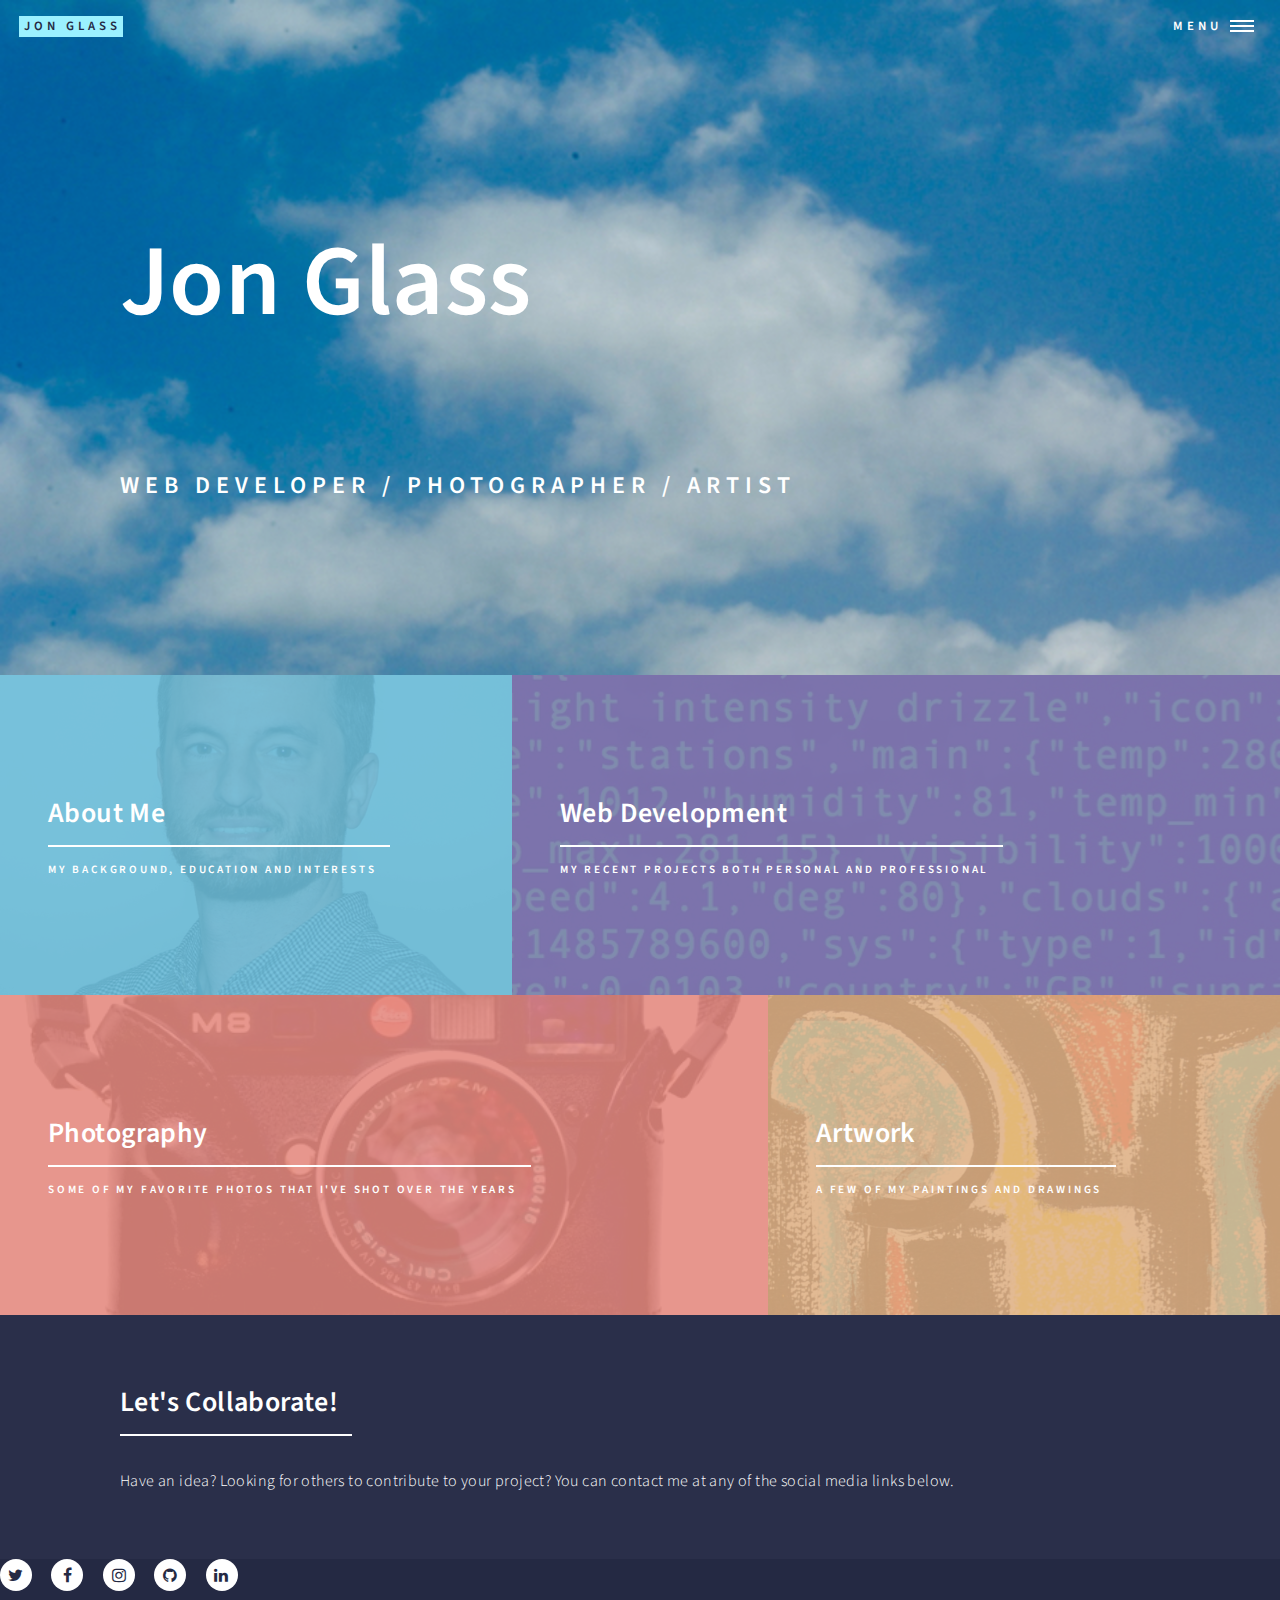
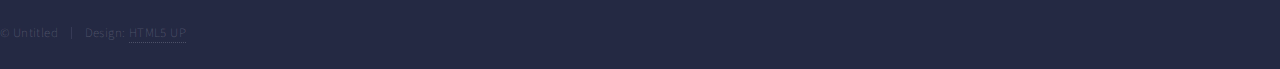
<file: index.html>
<!DOCTYPE HTML>

<html>
	<head>
		<title>www.jon-glass.com</title>
		<meta charset="utf-8" />
		<meta name="viewport" content="width=device-width, initial-scale=1, user-scalable=no" />
		<link rel="stylesheet" href="assets/css/main.css" />

		<noscript><link rel="stylesheet" href="assets/css/noscript.css" /></noscript>
	</head>
	<body class="is-preload">

		<!-- Wrapper -->
			<div id="wrapper">

				<!-- Header -->
					<header id="header" class="alt">
						<a href="index.html" class="logo"><strong>Jon Glass</strong> 

						<nav>
							<a href="#menu">Menu</a>
						</nav>
					</header>

				<!-- Menu -->
					<nav id="menu">
						<ul class="links">
							<li><a href="index.html">Home</a></li>
							<li><a href="web_development.html">Web Development</a></li>
							<li><a href="artwork.html">Artwork</a></li>
							<li><a href="photography.html">Photography</a></li>
						</ul>
		<!-- 				<ul class="actions stacked">
							<li><a href="#" class="button primary fit">Get Started</a></li>
							<li><a href="#" class="button fit">Log In</a></li>
						</ul> -->
					</nav>

				<!-- Banner -->
					<section id="banner" class="major">
						<div class="inner">
							<!-- <header class="major"> -->
								<h1>Jon Glass</h1>
							<!-- </header> -->
							<div class="content">
								<p>Web Developer / Photographer / Artist</p>
							<!-- 	<ul class="actions">
									<li><a href="#one" class="button next scrolly">Get Started</a></li>
								</ul> -->
							</div>
						</div>
					</section>

				<!-- Main -->
					<div id="main">

						<!-- One -->
							<section id="one" class="tiles">

								<article>
									<span class="image">
										<img src="images/jon.jpg" alt="" />
									</span>
									<header class="major">
										<h3><a href="about_me.html" class="link">About Me</a></h3>
										<p>My background, education and interests</p>
									</header>
								</article>

								<article>
									<span class="image">
										<img src="images/web_development_tile.jpg" alt="" />
									</span>
									<header class="major">
										<h3><a href="web_development.html" class="link">Web Development</a></h3>
										<p>My recent projects both personal and professional</p>
									</header>
								</article>
								<article>
									<span class="image">
										<img src="images/leica.jpg" alt="" />
									</span>
									<header class="major">
										<h3><a href="photography.html" class="link">Photography</a></h3>
										<p>Some of my favorite photos that I've shot over the years</p>
									</header>
								</article>
								<article>
									<span class="image">
										<img src="images/art.jpg" alt="" />
									</span>
									<header class="major">
										<h3><a href="artwork.html" class="link">Artwork</a></h3><p>A few of my paintings and drawings</p>
									</header>
								</article>
								<!-- <article>
									<span class="image">
										<img src="images/pic05.jpg" alt="" />
									</span>
									<header class="major">
										<h3><a href="landing.html" class="link">Skateboard Collecting Website</a></h3>
										<p>Ipsum dolor sit amet</p>
									</header>
								</article>
								<article>
									<span class="image">
										<img src="images/pic06.jpg" alt="" />
									</span>
									<header class="major">
										<h3><a href="landing.html" class="link">Photography</a></h3>
										<p>Feugiat amet tempus</p>
									</header>
								</article> -->
							</section>

						<!-- Two -->
							<section id="two">
								<div class="inner">
									<header class="major">
										<h2>Let's Collaborate!</h2>
									</header>
									<p>Have an idea? Looking for others to contribute to your project? You can contact me at any of the social media links below.</p>
								</div>
						<!-- 			<ul class="actions">
										<li><a href="landing.html" class="button next">Get Started</a></li>
									</ul> -->
								</div>
							</section>

					</div>

				<!-- Contact -->
					<!-- <section id="contact">
						<div class="inner">
							<section>
								<form method="post" action="#">
									<div class="fields">
										<div class="field half">
											<label for="name">Name</label>
											<input type="text" name="name" id="name" />
										</div>
										<div class="field half">
											<label for="email">Email</label>
											<input type="text" name="email" id="email" />
										</div>
										<div class="field">
											<label for="message">Message</label>
											<textarea name="message" id="message" rows="6"></textarea>
										</div>
									</div>
									<ul class="actions">
										<li><input type="submit" value="Send Message" class="primary" /></li>
										<li><input type="reset" value="Clear" /></li>
									</ul>
								</form>
							</section>
							<section class="split">
								<section>
									<div class="contact-method">
										<span class="icon alt fa-envelope"></span>
										<h3>Email</h3>
										<a href="#">information@untitled.tld</a>
									</div>
								</section>
								<section>
									<div class="contact-method">
										<span class="icon alt fa-phone"></span>
										<h3>Phone</h3>
										<span>(000) 000-0000 x12387</span>
									</div>
								</section>
								<section>
									<div class="contact-method">
										<span class="icon alt fa-home"></span>
										<h3>Address</h3>
										<span>1234 Somewhere Road #5432<br />
										Nashville, TN 00000<br />
										United States of America</span>
									</div>
								</section>
							</section>
						</div>
					</section> -->

				<!-- Footer -->
					<footer id="footer">
						<div class="inner">
							<ul class="icons">
								<li><a href="https://twitter.com/jonnyglass?lang=en" class="icon alt fa-twitter"><span class="label">Twitter</span></a></li>
								<li><a href="https://www.facebook.com/jon.glass.188" class="icon alt fa-facebook"><span class="label">Facebook</span></a></li>
								<li><a href="https://www.instagram.com/jonglasss/?hl=en" class="icon alt fa-instagram"><span class="label">Instagram</span></a></li>
								<li><a href="https://github.com/jonglass82" class="icon alt fa-github"><span class="label">GitHub</span></a></li>
								<li><a href="http://www.linkedin.com/in/jon-glass" class="icon alt fa-linkedin"><span class="label">LinkedIn</span></a></li>
							</ul>
							<ul class="copyright">
								<li>&copy; Untitled</li><li>Design: <a href="https://html5up.net">HTML5 UP</a></li>
							</ul>
						</div>
					</footer>

			</div>

		<!-- Scripts -->
			<script src="assets/js/jquery.min.js"></script>
			<script src="assets/js/jquery.scrolly.min.js"></script>
			<script src="assets/js/jquery.scrollex.min.js"></script>
			<script src="assets/js/browser.min.js"></script>
			<script src="assets/js/breakpoints.min.js"></script>
			<script src="assets/js/util.js"></script>
			<script src="assets/js/main.js"></script>

	</body>
</html>
</file>
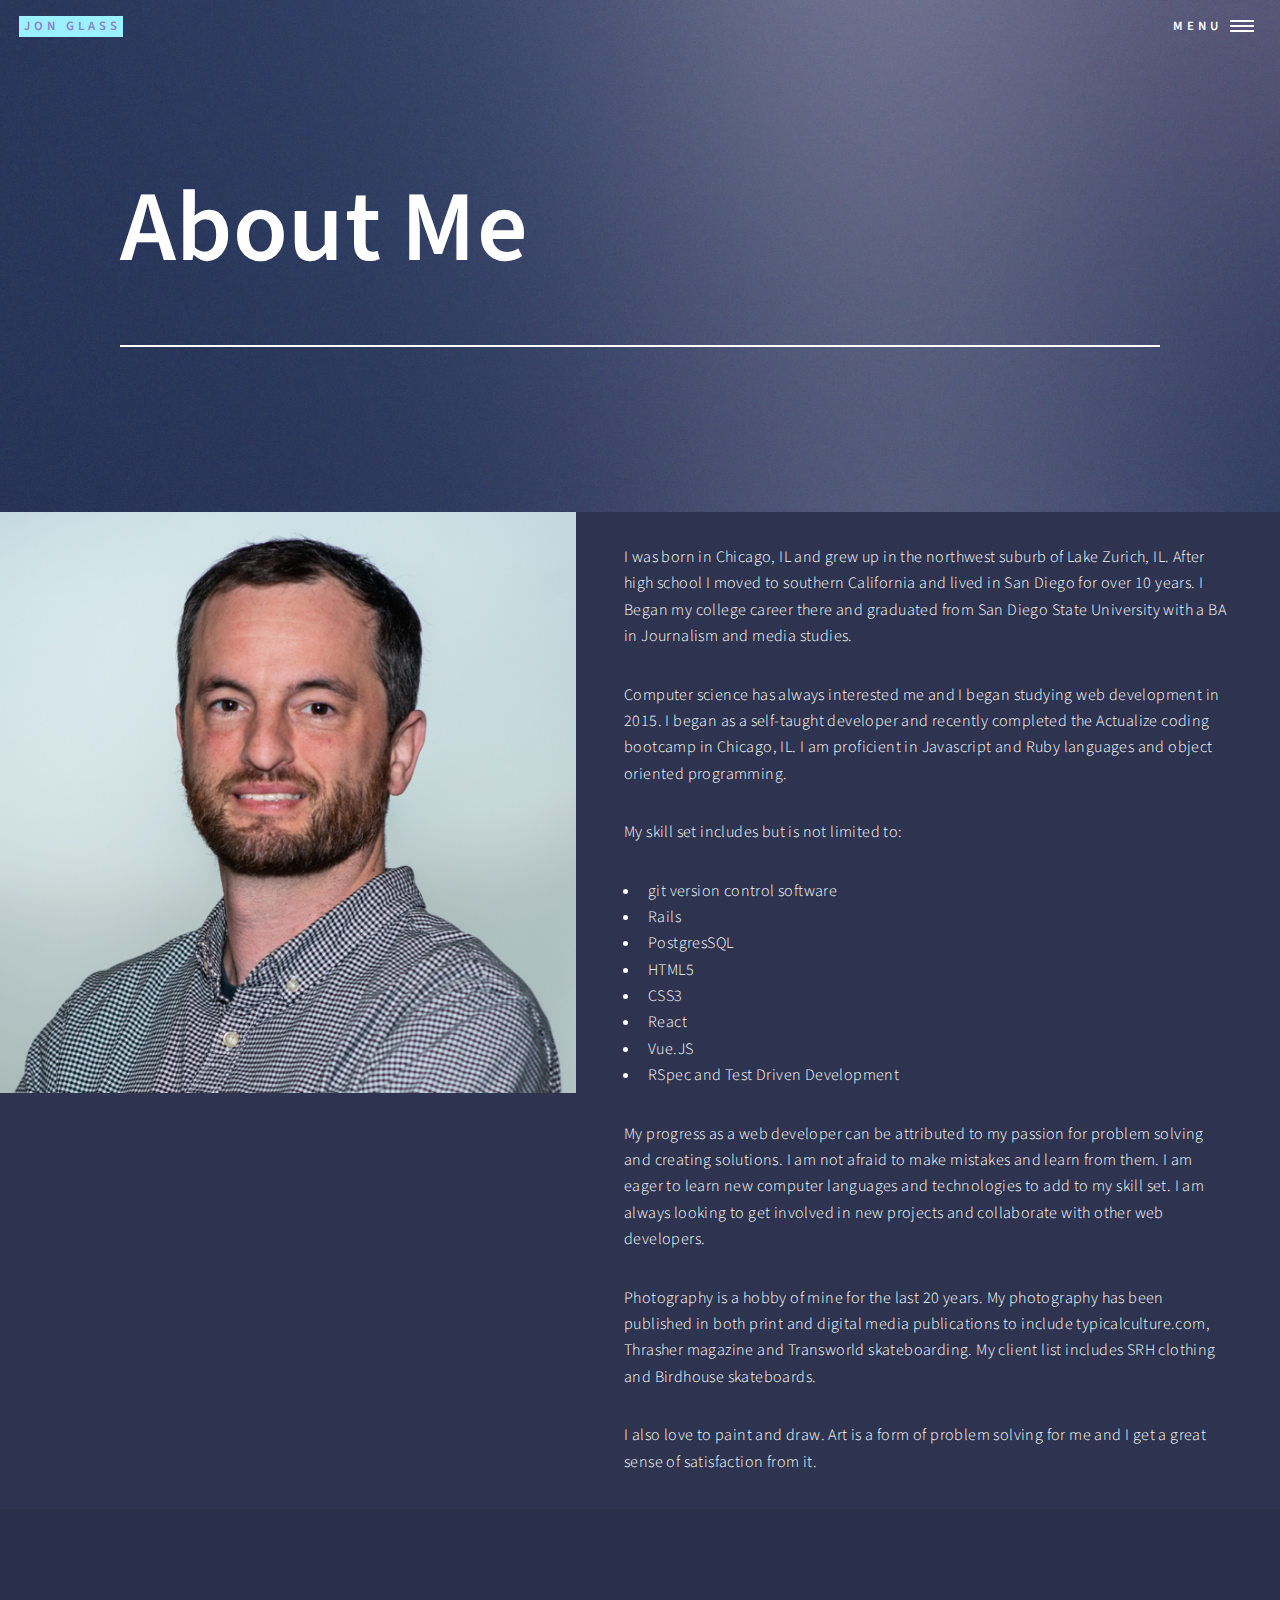
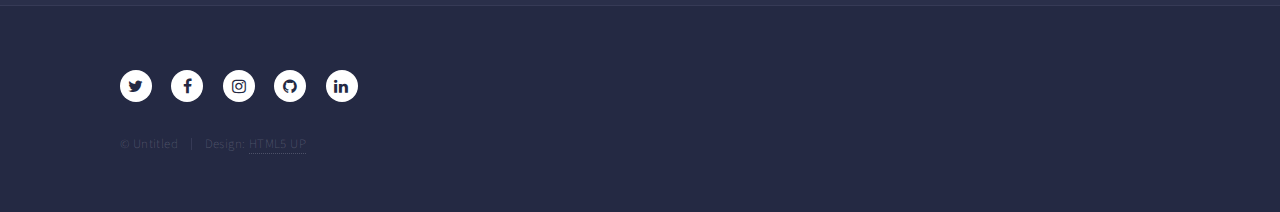
<file: about_me.html>
<!DOCTYPE HTML>

<html>
  <head>
    <title>www.jon-glass.com</title>
    <meta charset="utf-8" />
    <meta name="viewport" content="width=device-width, initial-scale=1, user-scalable=no" />
    <link rel="stylesheet" href="assets/css/main.css" />
    <noscript><link rel="stylesheet" href="assets/css/noscript.css" /></noscript>
  </head>
  <body class="is-preload">

    <!-- Wrapper -->
      <div id="wrapper">

          <header id="header" class="alt style2">
            <a href="index.html" class="logo"><strong>Jon Glass</strong></a>
            <nav>
              <a href="#menu">Menu</a>
            </nav>
          </header>

        <!-- Menu -->
          <nav id="menu">
            <ul class="links">
              <li><a href="index.html">Home</a></li>
              <li><a href="web_development.html">Web Development</a></li>
              <li><a href="photography.html">Photography</a></li>
              <li><a href="artwork.html">Artwork</a></li>
            </ul>
          </nav>

        <!-- Banner -->
        <!-- Note: The "styleN" class below should match that of the header element. -->
          <section id="banner" class="style2">
            <div class="inner">
              <span class="image">
                <img src="images/pic07.jpg" alt="" />
              </span>
              <header class="major">
                <h1>About Me</h1>
              </header>
              <div class="content">
                <p></p>
              </div>
            </div>
          </section>


          <div id="main">

            <!-- One -->
              <section id="one">
           <!--      <div class="inner">
                  <header class="major">
                    <h2>Sed amet aliquam</h2>
                  </header> -->
<!--                   <p>Nullam et orci eu lorem consequat tincidunt vivamus et sagittis magna sed nunc rhoncus condimentum sem. In efficitur ligula tate urna. Maecenas massa vel lacinia pellentesque lorem ipsum dolor. Nullam et orci eu lorem consequat tincidunt. Vivamus et sagittis libero. Nullam et orci eu lorem consequat tincidunt vivamus et sagittis magna sed nunc rhoncus condimentum sem. In efficitur ligula tate urna.</p> -->
                <!-- </div> -->
              </section>

            <!-- Two -->
              <section id="two" class="spotlights">
                <section>
                  <a href="generic.html" class="image">
                    <img src="images/jon.jpg" alt="" data-position="center center" />
                  </a>
                  <div class="content">
                    <div class="inner">
  <!--                     <header class="major">
                        <h3>Blue Dolphin Restoration</h3>
                      </header> -->
          <p>I was born in Chicago, IL and grew up in the northwest suburb of Lake Zurich, IL. After high school I moved to southern California and lived in San Diego for over 10 years. I Began my college career there and graduated from San Diego State University with a BA in Journalism and media studies.</p>

          <p>Computer science has always interested me and I began studying web development in 2015. I began as a self-taught developer and recently completed the Actualize coding bootcamp in Chicago, IL. I am proficient in Javascript and Ruby languages and object oriented programming.</p> 

          <p>My skill set includes but is not limited to:
            <ul>
              <li>git version control software</li> 
              <li>Rails</li>
              <li>PostgresSQL</li>
              <li>HTML5</li>
              <li>CSS3</li>
              <li>React</li> 
              <li>Vue.JS</li>
              <li>RSpec and Test Driven Development</li>
            </ul>
          </p>

          <p>My progress as a web developer can be attributed to my passion for problem solving and creating solutions. I am not afraid to make mistakes and learn from them. I am eager to learn new computer languages and technologies to add to my skill set. I am always looking to get involved in new projects and collaborate with other web developers.</p>

          <p>Photography is a hobby of mine for the last 20 years. My photography has been published in both print and digital media publications to include typicalculture.com, Thrasher magazine and Transworld skateboarding. My client list includes SRH clothing and Birdhouse skateboards.</p> 

          <p>I also love to paint and draw. Art is a form of problem solving for me and I get a great sense of satisfaction from it.</p>

          </div>
            </div>
              </section>

                <!-- <section>
                  <a href="generic.html" class="image">
                    <img src="images/pic09.jpg" alt="" data-position="top center" />
                  </a>
                  <div class="content">
                    <div class="inner">
                      <header class="major">
                        <h3>Lake Zurich Quiz</h3>
                      </header>
                      <p>A simple 10-question quiz application about my hometown of Lake Zurich, IL. The program is written in Ruby. The back end uses Rails with a simple sqlite3 database hosting the questions and answers. </p>
                      <ul class="actions">
                        <li><a href="generic.html" class="button">Live Project</a></li>
                         <li><a href="generic.html" class="button">GitHub Repository</a></li>
                      </ul>
                    </div>
                  </div>
                </section>

                <section>
                  <a href="generic.html" class="image">
                    <img src="images/pic10.jpg" alt="" data-position="25% 25%" />
                  </a>
                  <div class="content">
                    <div class="inner">
                      <header class="major">
                        <h3>Sed nunc ligula</h3>
                      </header>
                      <p>Nullam et orci eu lorem consequat tincidunt vivamus et sagittis magna sed nunc rhoncus condimentum sem. In efficitur ligula tate urna. Maecenas massa sed magna lacinia magna pellentesque lorem ipsum dolor. Nullam et orci eu lorem consequat tincidunt. Vivamus et sagittis tempus.</p>
                      <ul class="actions">
                        <li><a href="generic.html" class="button">Learn more</a></li>
                      </ul>
                    </div>
                  </div>
                </section>

                              <section>
                  <a href="generic.html" class="image">
                    <img src="images/pic10.jpg" alt="" data-position="25% 25%" />
                  </a>
                  <div class="content">
                    <div class="inner">
                      <header class="major">
                        <h3>Sed nunc ligula</h3>
                      </header>
                      <p>Nullam et orci eu lorem consequat tincidunt vivamus et sagittis magna sed nunc rhoncus condimentum sem. In efficitur ligula tate urna. Maecenas massa sed magna lacinia magna pellentesque lorem ipsum dolor. Nullam et orci eu lorem consequat tincidunt. Vivamus et sagittis tempus.</p>
                      <ul class="actions">
                        <li><a href="generic.html" class="button">Learn more</a></li>
                      </ul>
                    </div>
                  </div>
                </section>

              <section>
                  <a href="generic.html" class="image">
                    <img src="images/pic10.jpg" alt="" data-position="25% 25%" />
                  </a>
                  <div class="content">
                    <div class="inner">
                      <header class="major">
                        <h3>Sed nunc ligula</h3>
                      </header>
                      <p>Nullam et orci eu lorem consequat tincidunt vivamus et sagittis magna sed nunc rhoncus condimentum sem. In efficitur ligula tate urna. Maecenas massa sed magna lacinia magna pellentesque lorem ipsum dolor. Nullam et orci eu lorem consequat tincidunt. Vivamus et sagittis tempus.</p>
                      <ul class="actions">
                        <li><a href="generic.html" class="button">Learn more</a></li>
                      </ul>
                    </div>
                  </div>
                </section> -->
              </section>

            <!-- Three -->
              <section id="three">
                <div class="inner">
       <!--            <header class="major">
                    <h2>Massa libero</h2>
                  </header>
                  <p>Nullam et orci eu lorem consequat tincidunt vivamus et sagittis libero. Mauris aliquet magna magna sed nunc rhoncus pharetra. Pellentesque condimentum sem. In efficitur ligula tate urna. Maecenas laoreet massa vel lacinia pellentesque lorem ipsum dolor. Nullam et orci eu lorem consequat tincidunt. Vivamus et sagittis libero. Mauris aliquet magna magna sed nunc rhoncus amet pharetra et feugiat tempus.</p>
                  <ul class="actions">
                    <li><a href="generic.html" class="button next">Get Started</a></li>
                  </ul> -->
                </div>
              </section>

          </div>

            <!-- Two -->
    <!--          <section id="two" class="spotlights"> -->
<!--                <section>
                  <a href="generic.html" class="image">
                    <img src="images/pic08.jpg" alt="" data-position="center center" />
                  </a>
                  <div class="content">
                    <div class="inner">
                      <header class="major">
                        <h3>Lake Zurich Quiz</h3>
                      </header>
                      <p>A simple 10-question quiz application about my hometown of Lake Zurich, IL. The program is written in Ruby. The back end uses Rails with a simple sqlite3 database hosting the questions and answers. </p>
                                        <ul class="actions">
                        <li><a href="generic.html" class="button">Live Project</a></li>
                          <li><a href="generic.html" class="button">Github Repository</a></li>
                      </ul>
          
                    </div>
                  </div>
                </section>

          </div> -->




        <!-- Contact -->
          <section id="contact">
            <!-- <div class="inner">
              <section>
                <form method="post" action="#">
                  <div class="fields">
                    <div class="field half">
                      <label for="name">Name</label>
                      <input type="text" name="name" id="name" />
                    </div>
                    <div class="field half">
                      <label for="email">Email</label>
                      <input type="text" name="email" id="email" />
                    </div>
                    <div class="field">
                      <label for="message">Message</label>
                      <textarea name="message" id="message" rows="6"></textarea>
                    </div>
                  </div>
                  <ul class="actions">
                    <li><input type="submit" value="Send Message" class="primary" /></li>
                    <li><input type="reset" value="Clear" /></li>
                  </ul>
                </form>
              </section>
              <section class="split">
                <section>
                  <div class="contact-method">
                    <span class="icon alt fa-envelope"></span>
                    <h3>Email</h3>
                    <a href="#">information@untitled.tld</a>
                  </div>
                </section>
                <section>
                  <div class="contact-method">
                    <span class="icon alt fa-phone"></span>
                    <h3>Phone</h3>
                    <span>(000) 000-0000 x12387</span>
                  </div>
                </section>
                <section>
                  <div class="contact-method">
                    <span class="icon alt fa-home"></span>
                    <h3>Address</h3>
                    <span>1234 Somewhere Road #5432<br />
                    Nashville, TN 00000<br />
                    United States of America</span>
                  </div>
                </section>
              </section>
            </div> -->
          </section>

        <!-- Footer -->
          <footer id="footer">
            <div class="inner">
              <ul class="icons">
                <li><a href="https://twitter.com/jonnyglass?lang=en" class="icon alt fa-twitter"><span class="label">Twitter</span></a></li>
                <li><a href="https://www.facebook.com/jon.glass.188" class="icon alt fa-facebook"><span class="label">Facebook</span></a></li>
                <li><a href="https://www.instagram.com/jonglasss/?hl=en" class="icon alt fa-instagram"><span class="label">Instagram</span></a></li>
                <li><a href="https://github.com/jonglass82" class="icon alt fa-github"><span class="label">GitHub</span></a></li>
                <li><a href="http://www.linkedin.com/in/jon-glass" class="icon alt fa-linkedin"><span class="label">LinkedIn</span></a></li>
              </ul>
              <ul class="copyright">
                <li>&copy; Untitled</li><li>Design: <a href="https://html5up.net">HTML5 UP</a></li>
              </ul>
            </div>
          </footer>

      </div>

    <!-- Scripts -->
      <script src="assets/js/jquery.min.js"></script>
      <script src="assets/js/jquery.scrolly.min.js"></script>
      <script src="assets/js/jquery.scrollex.min.js"></script>
      <script src="assets/js/browser.min.js"></script>
      <script src="assets/js/breakpoints.min.js"></script>
      <script src="assets/js/util.js"></script>
      <script src="assets/js/main.js"></script>

  </body>
</html>
</file>
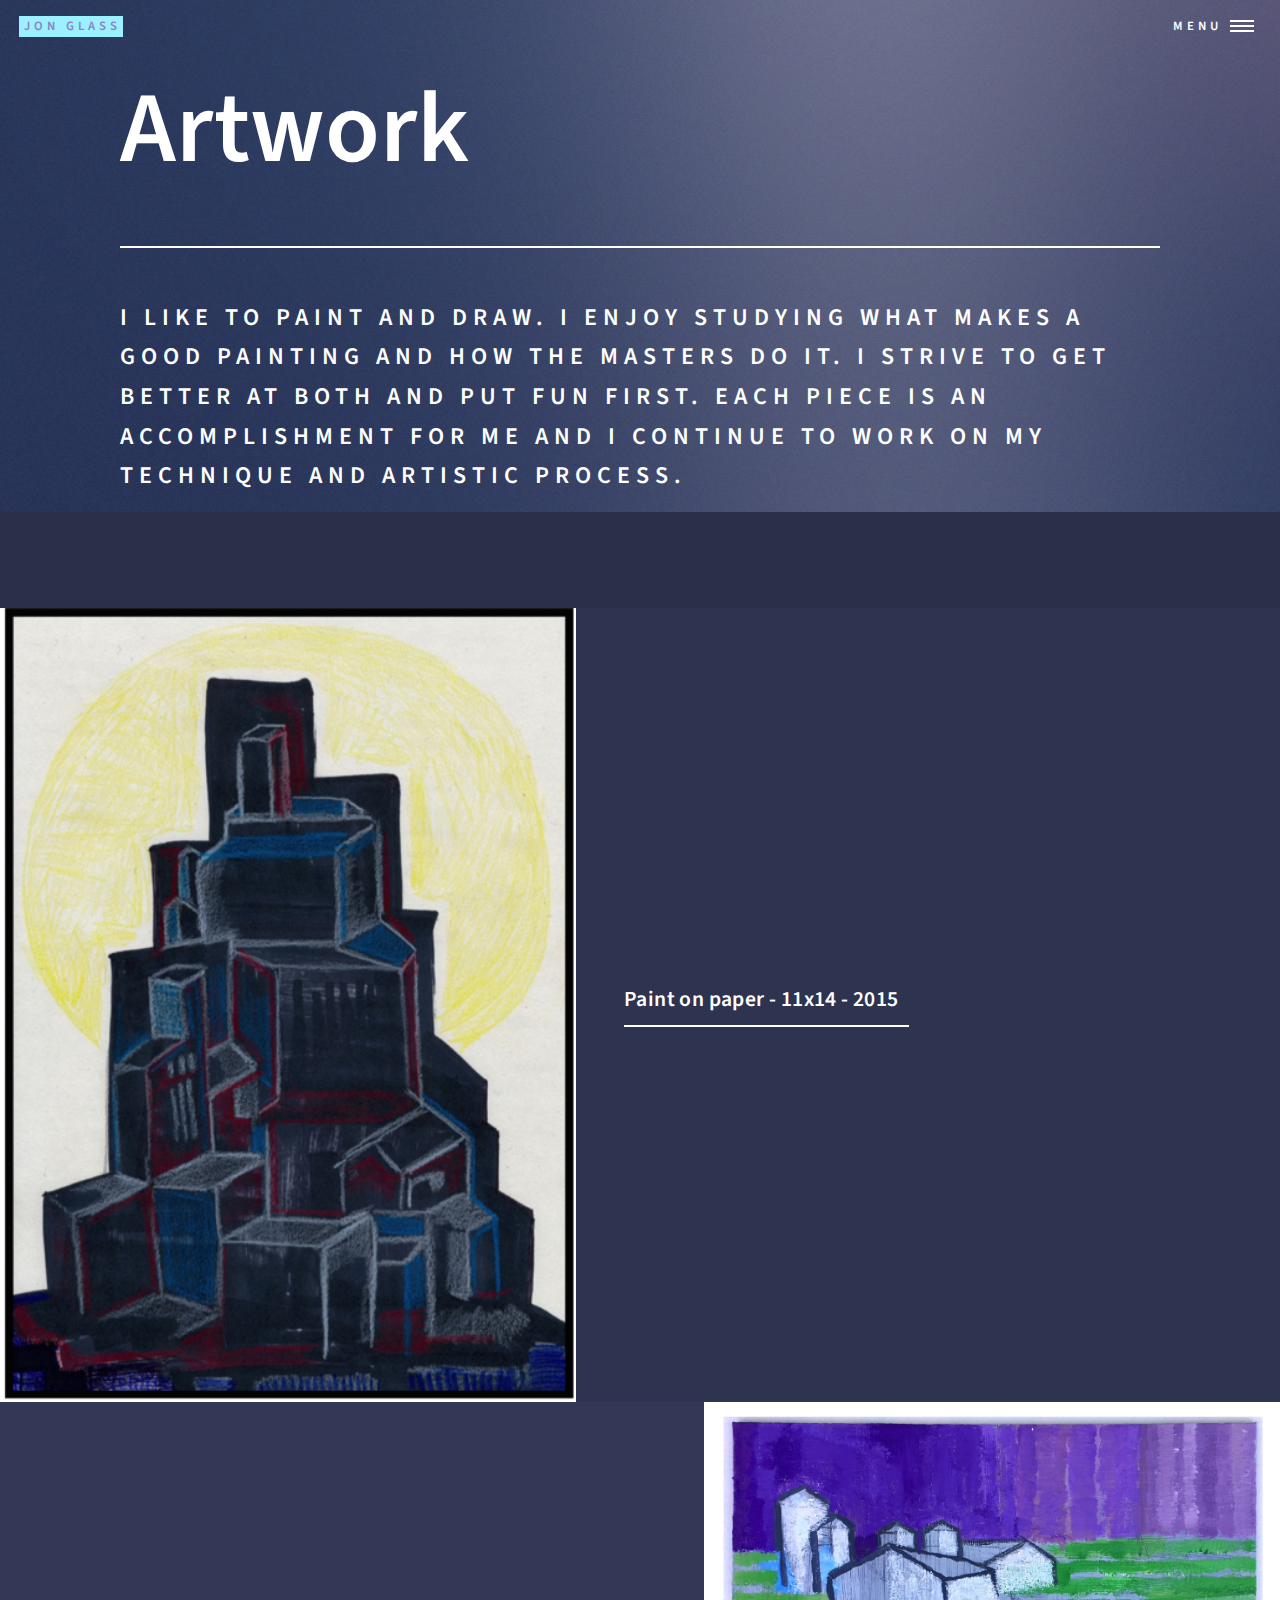
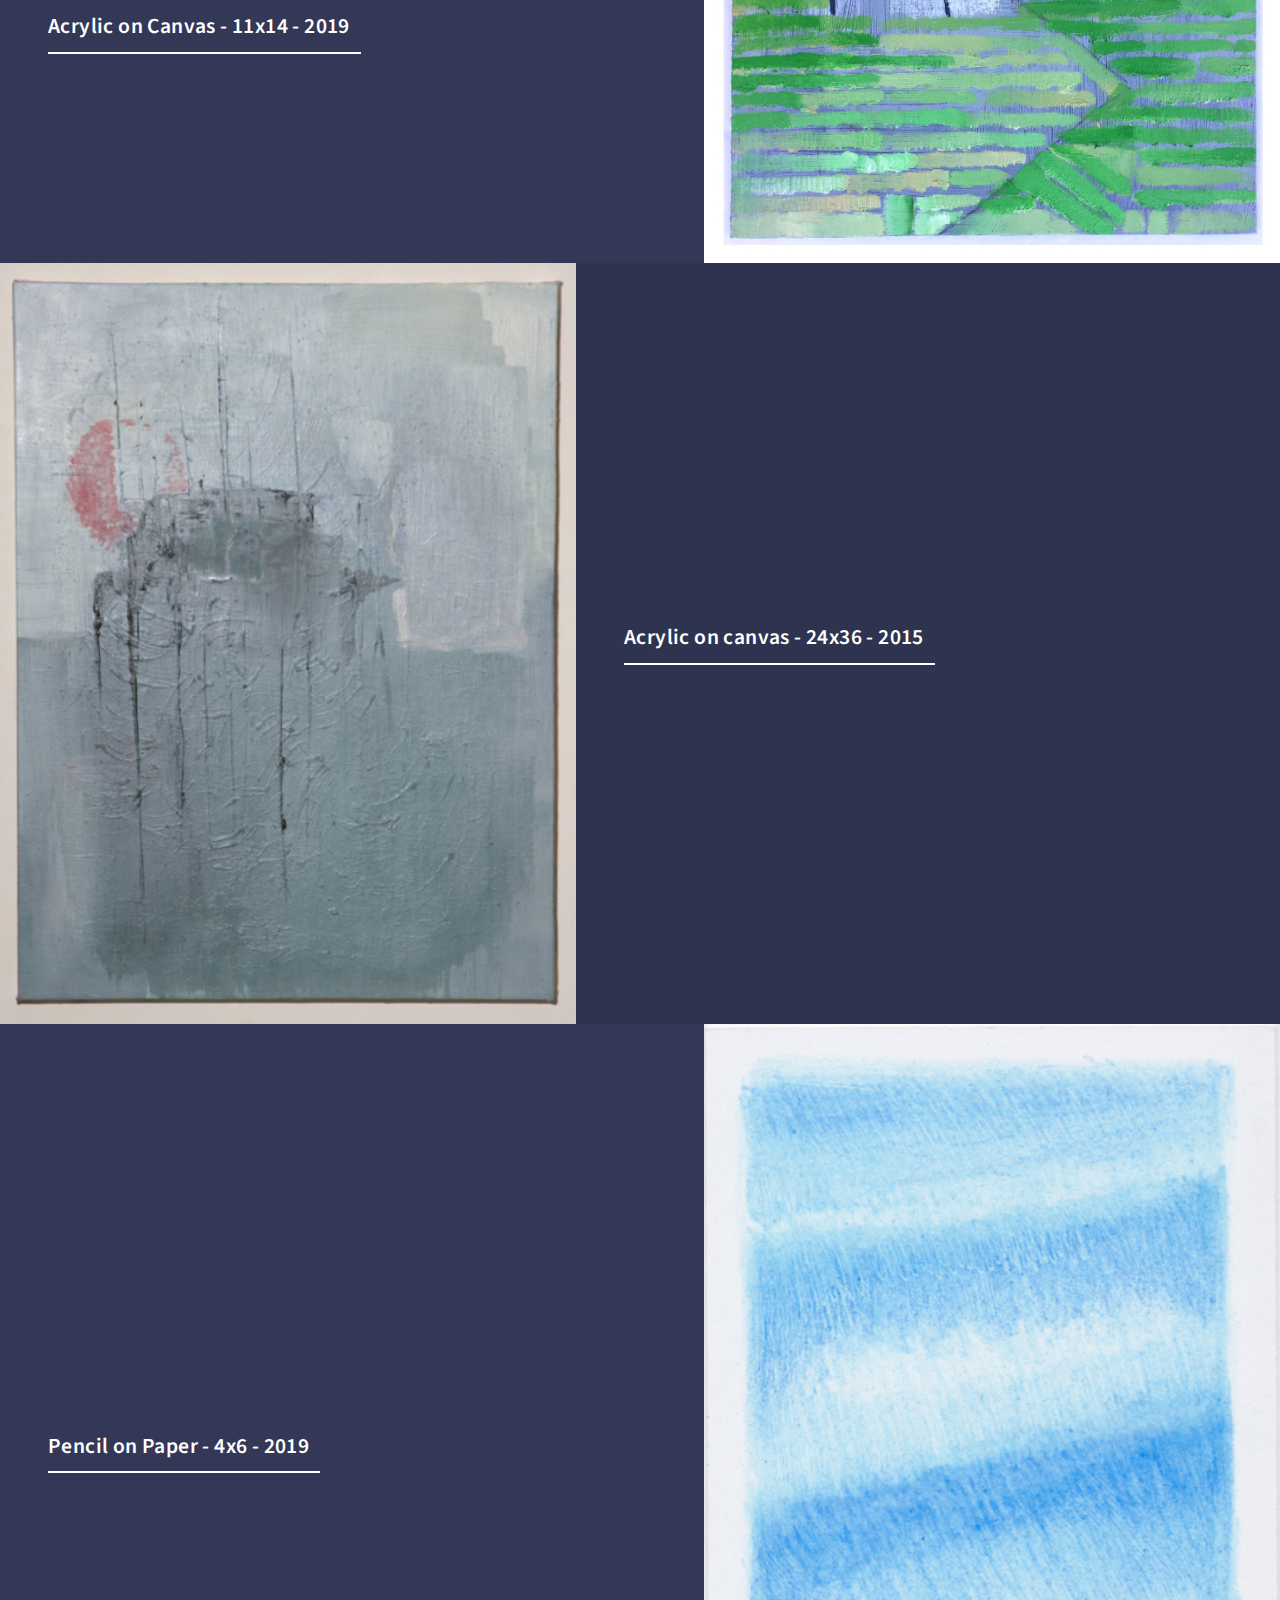
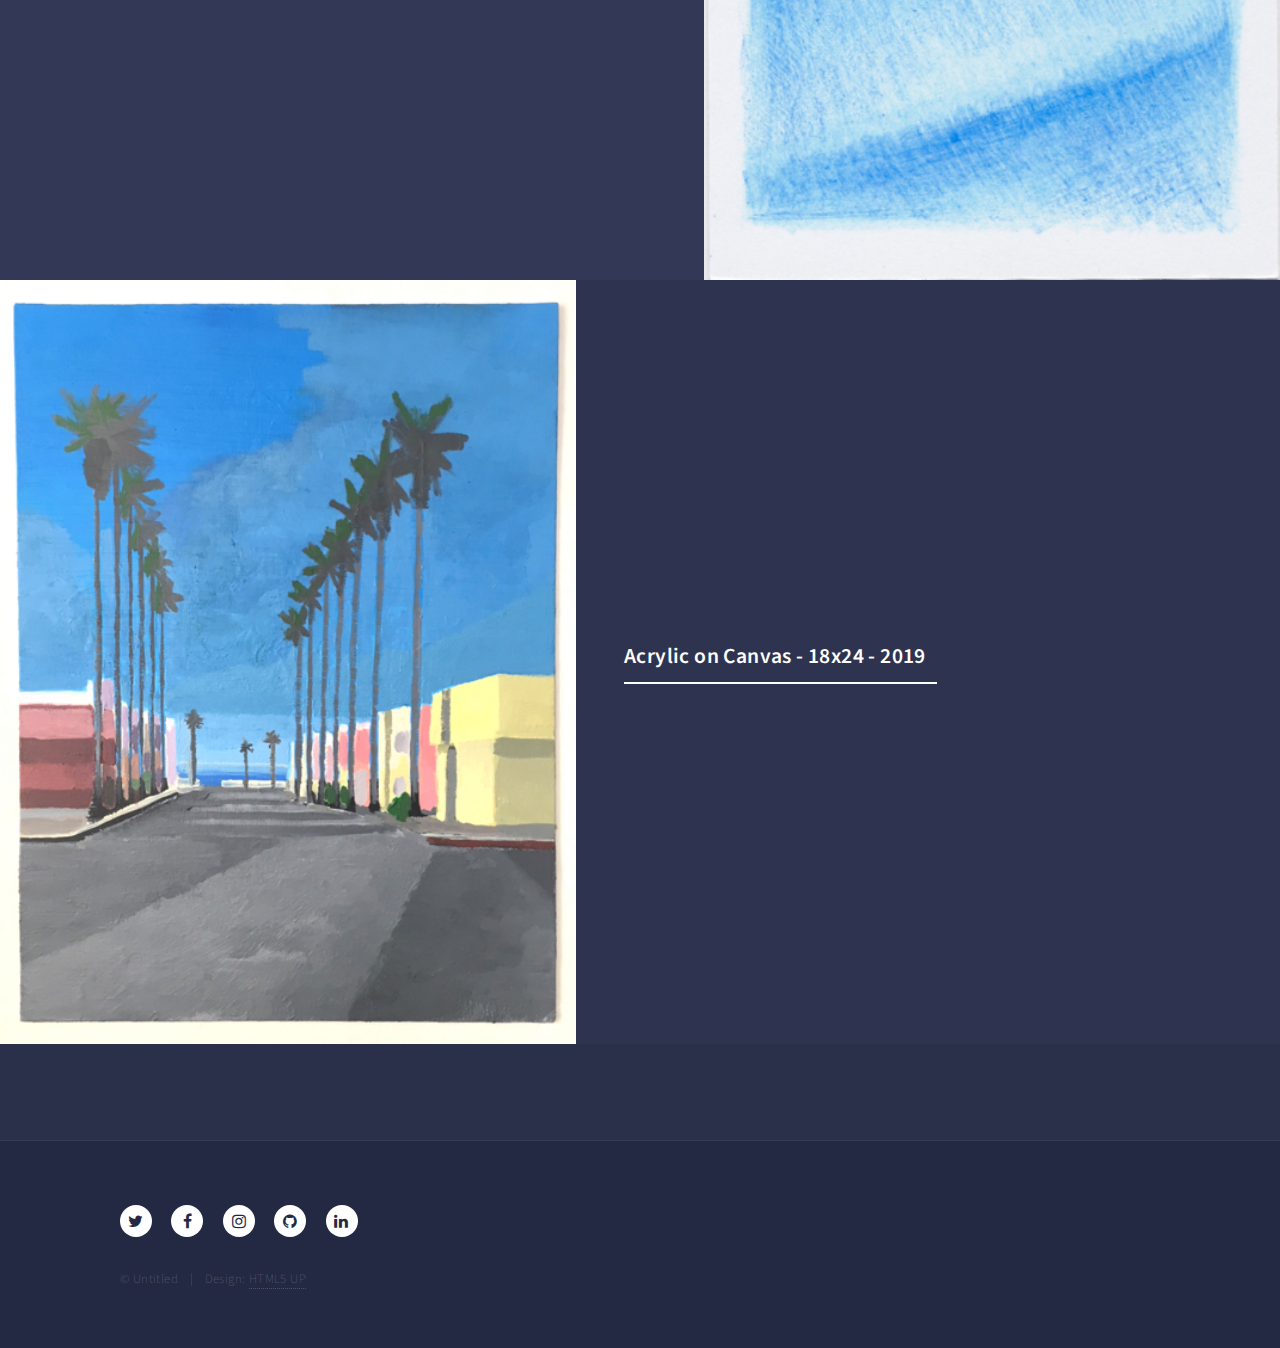
<file: artwork.html>
<!DOCTYPE HTML>

<html>
  <head>
    <title>www.jon-glass.com</title>
    <meta charset="utf-8" />
    <meta name="viewport" content="width=device-width, initial-scale=1, user-scalable=no" />
    <link rel="stylesheet" href="assets/css/main.css" />
    <noscript><link rel="stylesheet" href="assets/css/noscript.css" /></noscript>
  </head>
  <body class="is-preload">

    <!-- Wrapper -->
      <div id="wrapper">

          <header id="header" class="alt style2">
            <a href="index.html" class="logo"><strong>Jon Glass</strong></a>
            <nav>
              <a href="#menu">Menu</a>
            </nav>
          </header>

        <!-- Menu -->
          <nav id="menu">
            <ul class="links">
              <li><a href="index.html">Home</a></li>
              <li><a href="web_development.html">Web Development</a></li>
              <li><a href="photography.html">Photography</a></li>
              <li><a href="artwork.html">Artwork</a></li>
            </ul>
          </nav>

        <!-- Banner -->
        <!-- Note: The "styleN" class below should match that of the header element. -->
          <section id="banner" class="style2">
            <div class="inner">
              <span class="image">
                <img src="images/pic07.jpg" alt="" />
              </span>
              <header class="major">
                <h1>Artwork</h1>
              </header>
              <div class="content">
                <p>I like to paint and draw. I enjoy studying what makes a good painting and how the masters do it. I strive to get better at both and put fun first. Each piece is an accomplishment for me and I continue to work on my technique and artistic process. </p>
              </div>
            </div>
          </section>


          <div id="main">

            <!-- One -->
              <section id="one">
                <div class="inner">
                 <!--  <header class="major">
                    <h2>Sed amet aliquam</h2>
                  </header>
                  <p>Nullam et orci eu lorem consequat tincidunt vivamus et sagittis magna sed nunc rhoncus condimentum sem. In efficitur ligula tate urna. Maecenas massa vel lacinia pellentesque lorem ipsum dolor. Nullam et orci eu lorem consequat tincidunt. Vivamus et sagittis libero. Nullam et orci eu lorem consequat tincidunt vivamus et sagittis magna sed nunc rhoncus condimentum sem. In efficitur ligula tate urna.</p> -->
                </div>
              </section>

            <!-- Two -->
              <section id="two" class="spotlights">
                <section>
                  <a href="#" class="image">
                    <img src="images/Untitled.jpg" alt="" data-position="center center" />
                  </a>
                  <div class="content">
                    <div class="inner">
                      <header class="major">
                        <h3>Paint on paper - 11x14 - 2015</h3>
                      </header>
                      <p></p>
                    </div>
                  </div>
                </section>

                <section>
                  <a href="#" class="image">
                    <img src="images/farm_painting_final.jpg" alt="" data-position="top center" />
                  </a>
                  <div class="content">
                    <div class="inner">
                      <header class="major">
                        <h3>Acrylic on Canvas - 11x14 - 2019</h3>
                      </header>
                      <p></p>
                    </div>
                  </div>
                </section>

                <section>
                  <a href="#" class="image">
                    <img src="images/IMG_7084.jpg" alt="" data-position="25% 25%" />
                  </a>
                  <div class="content">
                    <div class="inner">
                      <header class="major">
                        <h3>Acrylic on canvas - 24x36 - 2015</h3>
                      </header>
                      <p></p>
                    </div>
                  </div>
                </section>

                              <section>
                  <a href="generic.html" class="image">
                    <img src="images/Scan.jpg" alt="" data-position="25% 25%" />
                  </a>
                  <div class="content">
                    <div class="inner">
                      <header class="major">
                        <h3>Pencil on Paper - 4x6 - 2019</h3>
                      </header>
                      <p></p>
                    </div>
                  </div>
                </section>

              <section>
                  <a href="generic.html" class="image">
                    <img src="images/california_painting.jpg" alt="" data-position="25% 25%" />
                  </a>
                  <div class="content">
                    <div class="inner">
                      <header class="major">
                        <h3>Acrylic on Canvas - 18x24 - 2019</h3>
                      </header>
                      <p></p>
                    </div>
                  </div>
                </section>
              </section>

            <!-- Three -->
              <section id="three">
                <div class="inner">
       <!--            <header class="major">
                    <h2>Massa libero</h2>
                  </header>
                  <p>Nullam et orci eu lorem consequat tincidunt vivamus et sagittis libero. Mauris aliquet magna magna sed nunc rhoncus pharetra. Pellentesque condimentum sem. In efficitur ligula tate urna. Maecenas laoreet massa vel lacinia pellentesque lorem ipsum dolor. Nullam et orci eu lorem consequat tincidunt. Vivamus et sagittis libero. Mauris aliquet magna magna sed nunc rhoncus amet pharetra et feugiat tempus.</p>
                  <ul class="actions">
                    <li><a href="generic.html" class="button next">Get Started</a></li>
                  </ul> -->
                </div>
              </section>

          </div>

            <!-- Two -->
    <!--          <section id="two" class="spotlights"> -->
<!--                <section>
                  <a href="generic.html" class="image">
                    <img src="images/pic08.jpg" alt="" data-position="center center" />
                  </a>
                  <div class="content">
                    <div class="inner">
                      <header class="major">
                        <h3>Lake Zurich Quiz</h3>
                      </header>
                      <p>A simple 10-question quiz application about my hometown of Lake Zurich, IL. The program is written in Ruby. The back end uses Rails with a simple sqlite3 database hosting the questions and answers. </p>
                                        <ul class="actions">
                        <li><a href="generic.html" class="button">Live Project</a></li>
                          <li><a href="generic.html" class="button">Github Repository</a></li>
                      </ul>
          
                    </div>
                  </div>
                </section>

          </div> -->




        <!-- Contact -->
          <section id="contact">
            <!-- <div class="inner">
              <section>
                <form method="post" action="#">
                  <div class="fields">
                    <div class="field half">
                      <label for="name">Name</label>
                      <input type="text" name="name" id="name" />
                    </div>
                    <div class="field half">
                      <label for="email">Email</label>
                      <input type="text" name="email" id="email" />
                    </div>
                    <div class="field">
                      <label for="message">Message</label>
                      <textarea name="message" id="message" rows="6"></textarea>
                    </div>
                  </div>
                  <ul class="actions">
                    <li><input type="submit" value="Send Message" class="primary" /></li>
                    <li><input type="reset" value="Clear" /></li>
                  </ul>
                </form>
              </section>
              <section class="split">
                <section>
                  <div class="contact-method">
                    <span class="icon alt fa-envelope"></span>
                    <h3>Email</h3>
                    <a href="#">information@untitled.tld</a>
                  </div>
                </section>
                <section>
                  <div class="contact-method">
                    <span class="icon alt fa-phone"></span>
                    <h3>Phone</h3>
                    <span>(000) 000-0000 x12387</span>
                  </div>
                </section>
                <section>
                  <div class="contact-method">
                    <span class="icon alt fa-home"></span>
                    <h3>Address</h3>
                    <span>1234 Somewhere Road #5432<br />
                    Nashville, TN 00000<br />
                    United States of America</span>
                  </div>
                </section>
              </section>
            </div> -->
          </section>

        <!-- Footer -->
          <footer id="footer">
            <div class="inner">
              <ul class="icons">
                <li><a href="https://twitter.com/jonnyglass?lang=en" class="icon alt fa-twitter"><span class="label">Twitter</span></a></li>
                <li><a href="https://www.facebook.com/jon.glass.188" class="icon alt fa-facebook"><span class="label">Facebook</span></a></li>
                <li><a href="https://www.instagram.com/jonglasss/?hl=en" class="icon alt fa-instagram"><span class="label">Instagram</span></a></li>
                <li><a href="https://github.com/jonglass82" class="icon alt fa-github"><span class="label">GitHub</span></a></li>
                <li><a href="http://www.linkedin.com/in/jon-glass" class="icon alt fa-linkedin"><span class="label">LinkedIn</span></a></li>
              </ul>
              <ul class="copyright">
                <li>&copy; Untitled</li><li>Design: <a href="https://html5up.net">HTML5 UP</a></li>
              </ul>
            </div>
          </footer>

      </div>

    <!-- Scripts -->
      <script src="assets/js/jquery.min.js"></script>
      <script src="assets/js/jquery.scrolly.min.js"></script>
      <script src="assets/js/jquery.scrollex.min.js"></script>
      <script src="assets/js/browser.min.js"></script>
      <script src="assets/js/breakpoints.min.js"></script>
      <script src="assets/js/util.js"></script>
      <script src="assets/js/main.js"></script>

  </body>
</html>
</file>
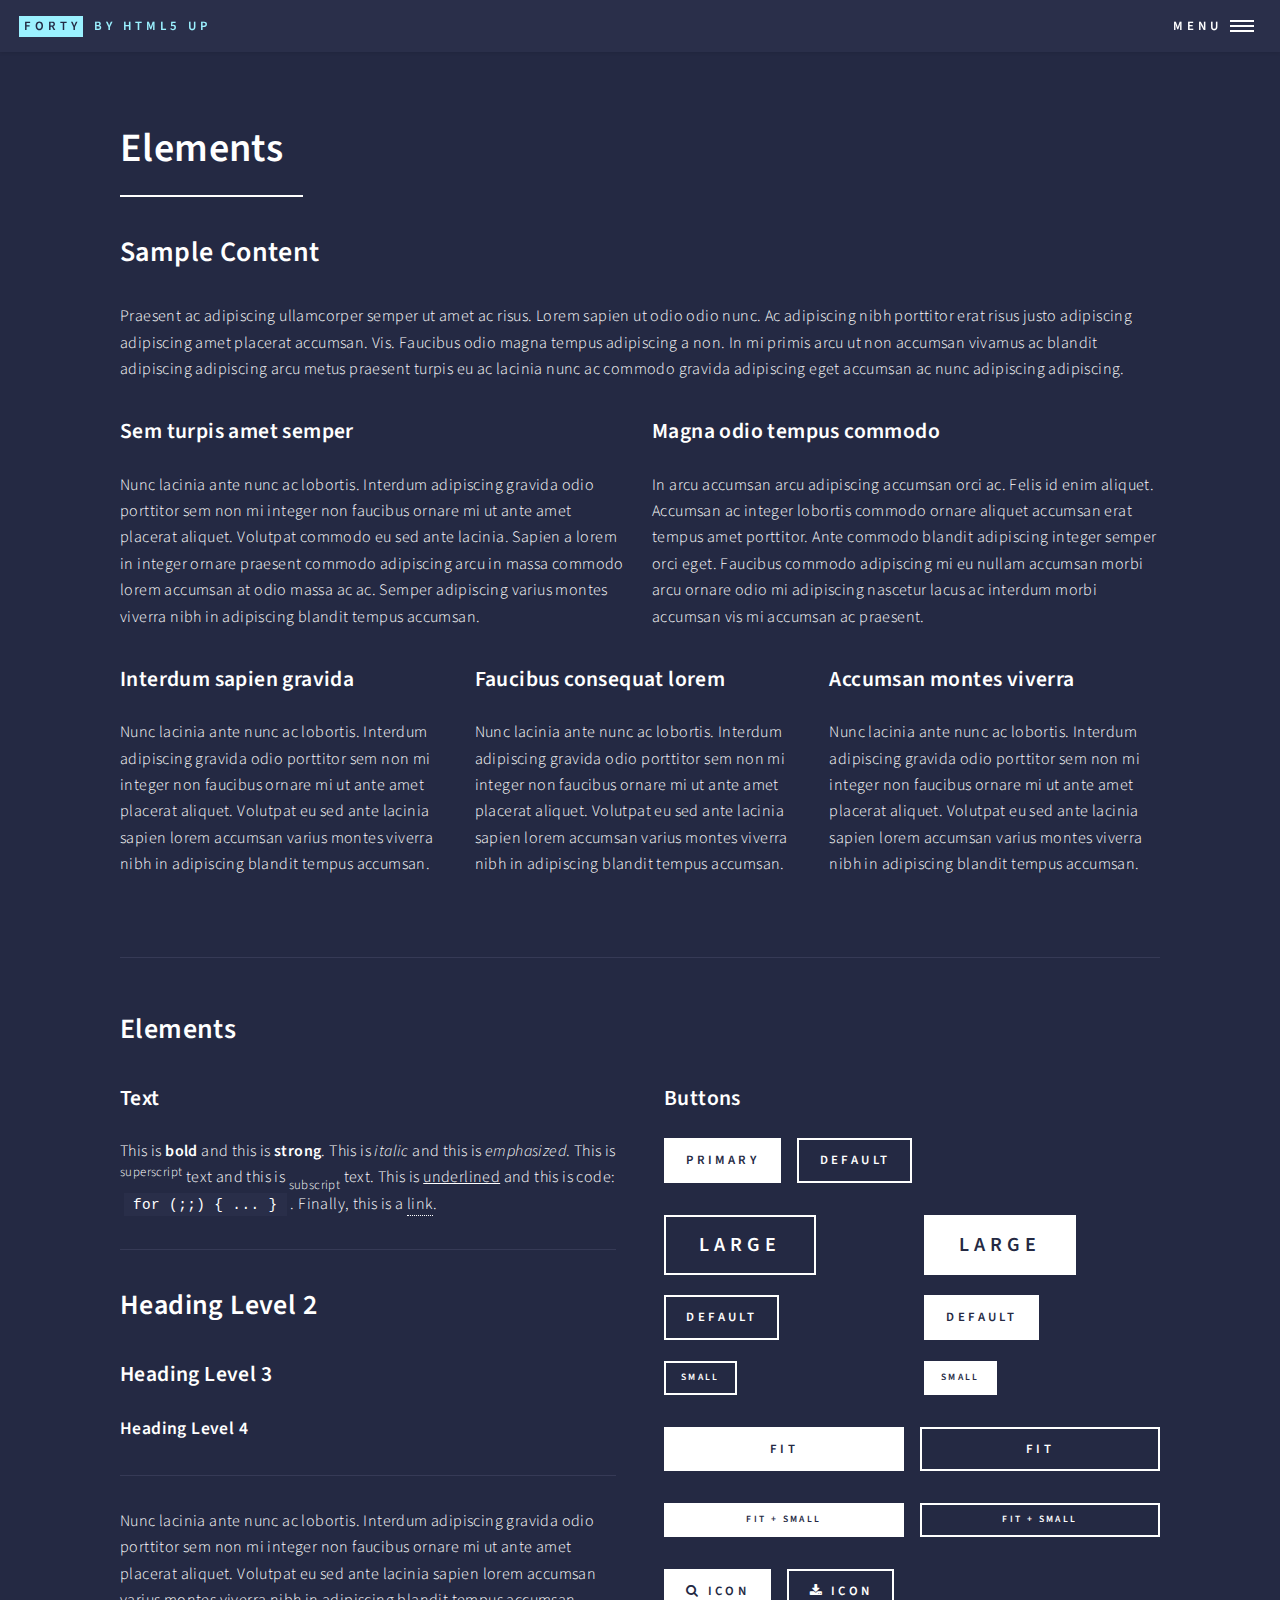
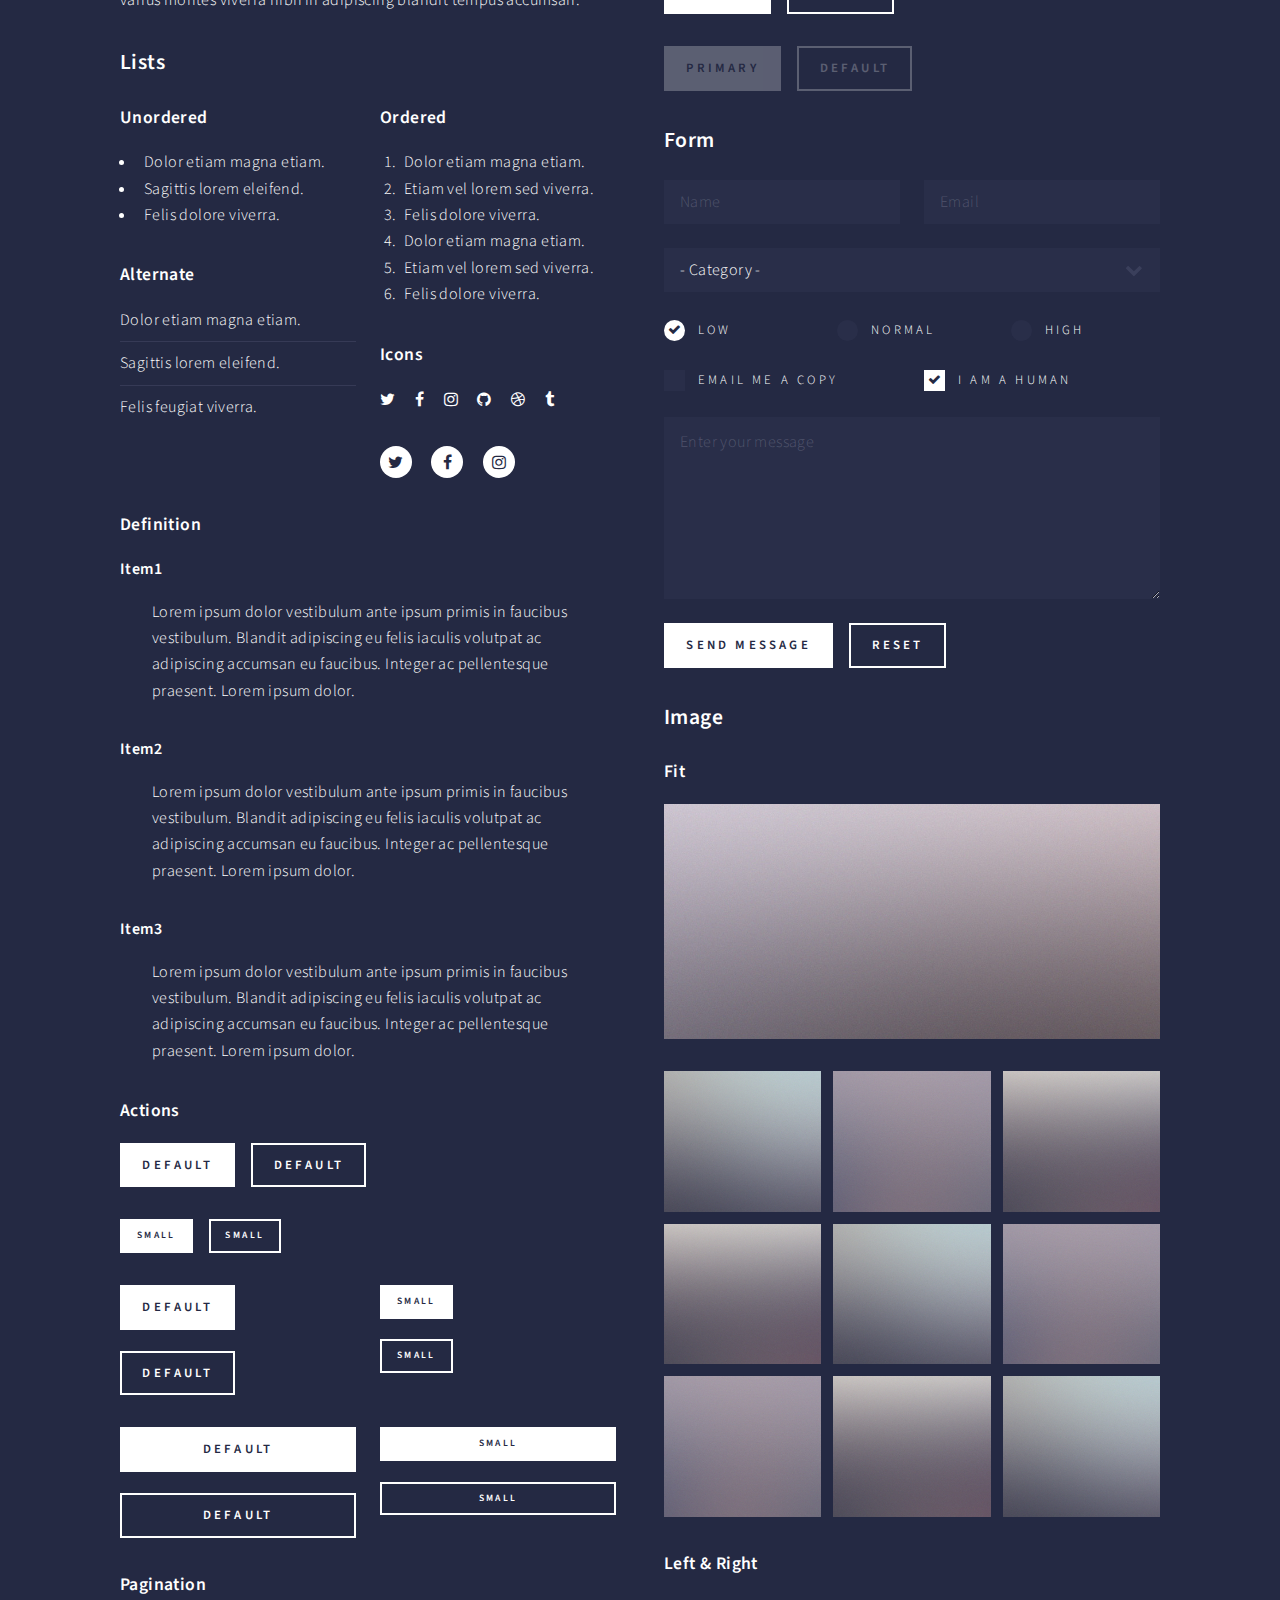
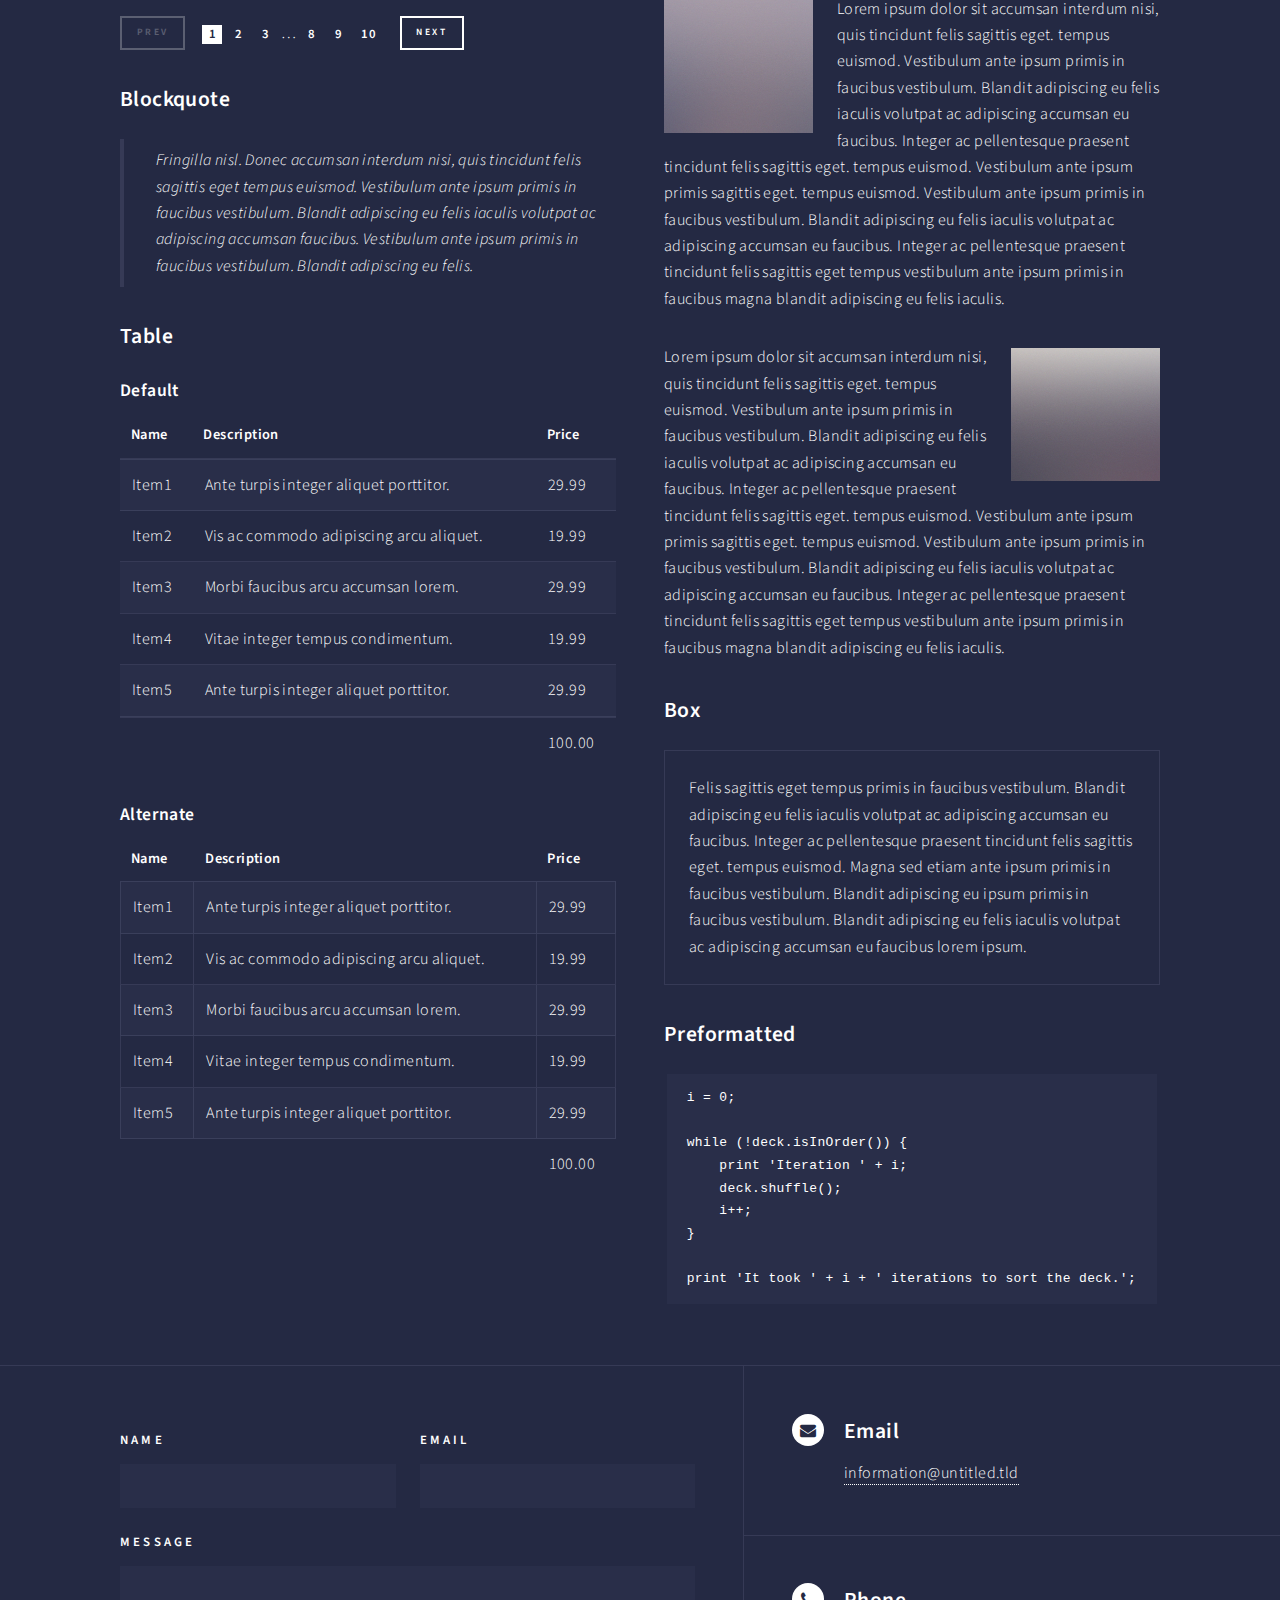
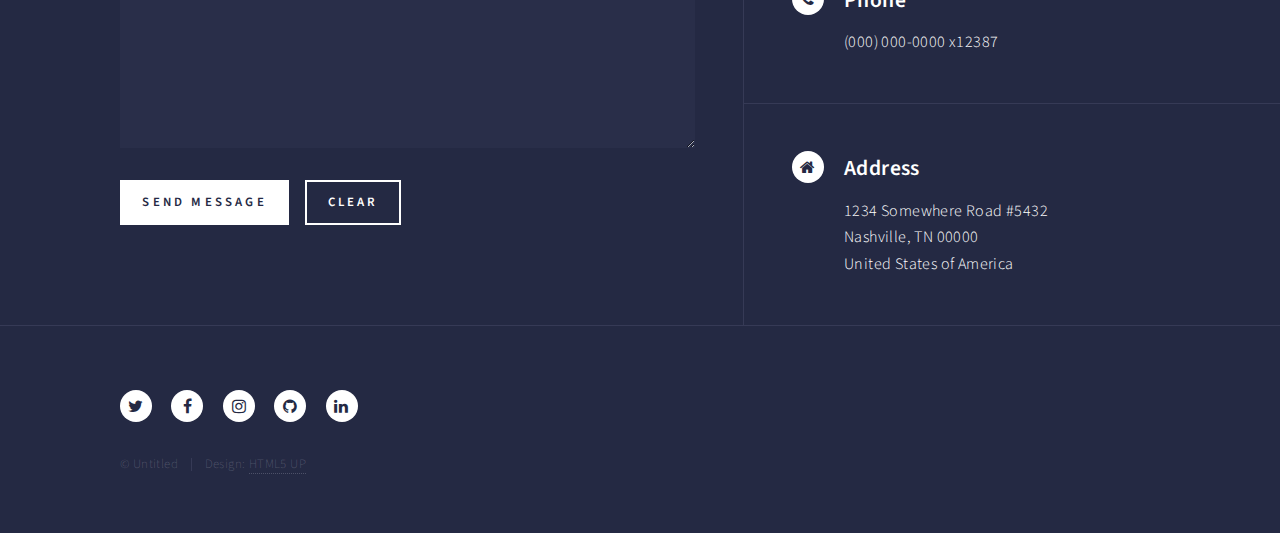
<file: elements.html>
<!DOCTYPE HTML>
<!--
	Forty by HTML5 UP
	html5up.net | @ajlkn
	Free for personal and commercial use under the CCA 3.0 license (html5up.net/license)
-->
<html>
	<head>
		<title>Elements - Forty by HTML5 UP</title>
		<meta charset="utf-8" />
		<meta name="viewport" content="width=device-width, initial-scale=1, user-scalable=no" />
		<link rel="stylesheet" href="assets/css/main.css" />
		<noscript><link rel="stylesheet" href="assets/css/noscript.css" /></noscript>
	</head>
	<body class="is-preload">

		<!-- Wrapper -->
			<div id="wrapper">

				<!-- Header -->
					<header id="header">
						<a href="index.html" class="logo"><strong>Forty</strong> <span>by HTML5 UP</span></a>
						<nav>
							<a href="#menu">Menu</a>
						</nav>
					</header>

				<!-- Menu -->
					<nav id="menu">
						<ul class="links">
							<li><a href="index.html">Home</a></li>
							<li><a href="landing.html">Landing</a></li>
							<li><a href="generic.html">Generic</a></li>
							<li><a href="elements.html">Elements</a></li>
						</ul>
						<ul class="actions stacked">
							<li><a href="#" class="button primary fit">Get Started</a></li>
							<li><a href="#" class="button fit">Log In</a></li>
						</ul>
					</nav>

				<!-- Main -->
					<div id="main" class="alt">

						<!-- One -->
							<section id="one">
								<div class="inner">
									<header class="major">
										<h1>Elements</h1>
									</header>

									<!-- Content -->
										<h2 id="content">Sample Content</h2>
										<p>Praesent ac adipiscing ullamcorper semper ut amet ac risus. Lorem sapien ut odio odio nunc. Ac adipiscing nibh porttitor erat risus justo adipiscing adipiscing amet placerat accumsan. Vis. Faucibus odio magna tempus adipiscing a non. In mi primis arcu ut non accumsan vivamus ac blandit adipiscing adipiscing arcu metus praesent turpis eu ac lacinia nunc ac commodo gravida adipiscing eget accumsan ac nunc adipiscing adipiscing.</p>
										<div class="row">
											<div class="col-6 col-12-small">
												<h3>Sem turpis amet semper</h3>
												<p>Nunc lacinia ante nunc ac lobortis. Interdum adipiscing gravida odio porttitor sem non mi integer non faucibus ornare mi ut ante amet placerat aliquet. Volutpat commodo eu sed ante lacinia. Sapien a lorem in integer ornare praesent commodo adipiscing arcu in massa commodo lorem accumsan at odio massa ac ac. Semper adipiscing varius montes viverra nibh in adipiscing blandit tempus accumsan.</p>
											</div>
											<div class="col-6 col-12-small">
												<h3>Magna odio tempus commodo</h3>
												<p>In arcu accumsan arcu adipiscing accumsan orci ac. Felis id enim aliquet. Accumsan ac integer lobortis commodo ornare aliquet accumsan erat tempus amet porttitor. Ante commodo blandit adipiscing integer semper orci eget. Faucibus commodo adipiscing mi eu nullam accumsan morbi arcu ornare odio mi adipiscing nascetur lacus ac interdum morbi accumsan vis mi accumsan ac praesent.</p>
											</div>
											<!-- Break -->
											<div class="col-4 col-12-medium">
												<h3>Interdum sapien gravida</h3>
												<p>Nunc lacinia ante nunc ac lobortis. Interdum adipiscing gravida odio porttitor sem non mi integer non faucibus ornare mi ut ante amet placerat aliquet. Volutpat eu sed ante lacinia sapien lorem accumsan varius montes viverra nibh in adipiscing blandit tempus accumsan.</p>
											</div>
											<div class="col-4 col-12-medium">
												<h3>Faucibus consequat lorem</h3>
												<p>Nunc lacinia ante nunc ac lobortis. Interdum adipiscing gravida odio porttitor sem non mi integer non faucibus ornare mi ut ante amet placerat aliquet. Volutpat eu sed ante lacinia sapien lorem accumsan varius montes viverra nibh in adipiscing blandit tempus accumsan.</p>
											</div>
											<div class="col-4 col-12-medium">
												<h3>Accumsan montes viverra</h3>
												<p>Nunc lacinia ante nunc ac lobortis. Interdum adipiscing gravida odio porttitor sem non mi integer non faucibus ornare mi ut ante amet placerat aliquet. Volutpat eu sed ante lacinia sapien lorem accumsan varius montes viverra nibh in adipiscing blandit tempus accumsan.</p>
											</div>
										</div>

									<hr class="major" />

									<!-- Elements -->
										<h2 id="elements">Elements</h2>
										<div class="row gtr-200">
											<div class="col-6 col-12-medium">

												<!-- Text stuff -->
													<h3>Text</h3>
													<p>This is <b>bold</b> and this is <strong>strong</strong>. This is <i>italic</i> and this is <em>emphasized</em>.
													This is <sup>superscript</sup> text and this is <sub>subscript</sub> text.
													This is <u>underlined</u> and this is code: <code>for (;;) { ... }</code>.
													Finally, this is a <a href="#">link</a>.</p>
													<hr />
													<h2>Heading Level 2</h2>
													<h3>Heading Level 3</h3>
													<h4>Heading Level 4</h4>
													<hr />
													<p>Nunc lacinia ante nunc ac lobortis. Interdum adipiscing gravida odio porttitor sem non mi integer non faucibus ornare mi ut ante amet placerat aliquet. Volutpat eu sed ante lacinia sapien lorem accumsan varius montes viverra nibh in adipiscing blandit tempus accumsan.</p>

												<!-- Lists -->
													<h3>Lists</h3>
													<div class="row">
														<div class="col-6 col-12-small">

															<h4>Unordered</h4>
															<ul>
																<li>Dolor etiam magna etiam.</li>
																<li>Sagittis lorem eleifend.</li>
																<li>Felis dolore viverra.</li>
															</ul>

															<h4>Alternate</h4>
															<ul class="alt">
																<li>Dolor etiam magna etiam.</li>
																<li>Sagittis lorem eleifend.</li>
																<li>Felis feugiat viverra.</li>
															</ul>

														</div>
														<div class="col-6 col-12-small">

															<h4>Ordered</h4>
															<ol>
																<li>Dolor etiam magna etiam.</li>
																<li>Etiam vel lorem sed viverra.</li>
																<li>Felis dolore viverra.</li>
																<li>Dolor etiam magna etiam.</li>
																<li>Etiam vel lorem sed viverra.</li>
																<li>Felis dolore viverra.</li>
															</ol>

															<h4>Icons</h4>
															<ul class="icons">
																<li><a href="#" class="icon fa-twitter"><span class="label">Twitter</span></a></li>
																<li><a href="#" class="icon fa-facebook"><span class="label">Facebook</span></a></li>
																<li><a href="#" class="icon fa-instagram"><span class="label">Instagram</span></a></li>
																<li><a href="#" class="icon fa-github"><span class="label">Github</span></a></li>
																<li><a href="#" class="icon fa-dribbble"><span class="label">Dribbble</span></a></li>
																<li><a href="#" class="icon fa-tumblr"><span class="label">Tumblr</span></a></li>
															</ul>
															<ul class="icons">
																<li><a href="#" class="icon alt fa-twitter"><span class="label">Twitter</span></a></li>
																<li><a href="#" class="icon alt fa-facebook"><span class="label">Facebook</span></a></li>
																<li><a href="#" class="icon alt fa-instagram"><span class="label">Instagram</span></a></li>
															</ul>

														</div>
													</div>
													<h4>Definition</h4>
													<dl>
														<dt>Item1</dt>
														<dd>
															<p>Lorem ipsum dolor vestibulum ante ipsum primis in faucibus vestibulum. Blandit adipiscing eu felis iaculis volutpat ac adipiscing accumsan eu faucibus. Integer ac pellentesque praesent. Lorem ipsum dolor.</p>
														</dd>
														<dt>Item2</dt>
														<dd>
															<p>Lorem ipsum dolor vestibulum ante ipsum primis in faucibus vestibulum. Blandit adipiscing eu felis iaculis volutpat ac adipiscing accumsan eu faucibus. Integer ac pellentesque praesent. Lorem ipsum dolor.</p>
														</dd>
														<dt>Item3</dt>
														<dd>
															<p>Lorem ipsum dolor vestibulum ante ipsum primis in faucibus vestibulum. Blandit adipiscing eu felis iaculis volutpat ac adipiscing accumsan eu faucibus. Integer ac pellentesque praesent. Lorem ipsum dolor.</p>
														</dd>
													</dl>

													<h4>Actions</h4>
													<ul class="actions">
														<li><a href="#" class="button primary">Default</a></li>
														<li><a href="#" class="button">Default</a></li>
													</ul>
													<ul class="actions small">
														<li><a href="#" class="button primary small">Small</a></li>
														<li><a href="#" class="button small">Small</a></li>
													</ul>
													<div class="row">
														<div class="col-6 col-12-small">
															<ul class="actions stacked">
																<li><a href="#" class="button primary">Default</a></li>
																<li><a href="#" class="button">Default</a></li>
															</ul>
														</div>
														<div class="col-6 col-12-small">
															<ul class="actions stacked">
																<li><a href="#" class="button primary small">Small</a></li>
																<li><a href="#" class="button small">Small</a></li>
															</ul>
														</div>
														<div class="col-6 col-12-small">
															<ul class="actions stacked">
																<li><a href="#" class="button primary fit">Default</a></li>
																<li><a href="#" class="button fit">Default</a></li>
															</ul>
														</div>
														<div class="col-6 col-12-small">
															<ul class="actions stacked">
																<li><a href="#" class="button primary small fit">Small</a></li>
																<li><a href="#" class="button small fit">Small</a></li>
															</ul>
														</div>
													</div>

													<h4>Pagination</h4>
													<ul class="pagination">
														<li><span class="button small disabled">Prev</span></li>
														<li><a href="#" class="page active">1</a></li>
														<li><a href="#" class="page">2</a></li>
														<li><a href="#" class="page">3</a></li>
														<li><span>&hellip;</span></li>
														<li><a href="#" class="page">8</a></li>
														<li><a href="#" class="page">9</a></li>
														<li><a href="#" class="page">10</a></li>
														<li><a href="#" class="button small">Next</a></li>
													</ul>

												<!-- Blockquote -->
													<h3>Blockquote</h3>
													<blockquote>Fringilla nisl. Donec accumsan interdum nisi, quis tincidunt felis sagittis eget tempus euismod. Vestibulum ante ipsum primis in faucibus vestibulum. Blandit adipiscing eu felis iaculis volutpat ac adipiscing accumsan faucibus. Vestibulum ante ipsum primis in faucibus vestibulum. Blandit adipiscing eu felis.</blockquote>

												<!-- Table -->
													<h3>Table</h3>

													<h4>Default</h4>
													<div class="table-wrapper">
														<table>
															<thead>
																<tr>
																	<th>Name</th>
																	<th>Description</th>
																	<th>Price</th>
																</tr>
															</thead>
															<tbody>
																<tr>
																	<td>Item1</td>
																	<td>Ante turpis integer aliquet porttitor.</td>
																	<td>29.99</td>
																</tr>
																<tr>
																	<td>Item2</td>
																	<td>Vis ac commodo adipiscing arcu aliquet.</td>
																	<td>19.99</td>
																</tr>
																<tr>
																	<td>Item3</td>
																	<td> Morbi faucibus arcu accumsan lorem.</td>
																	<td>29.99</td>
																</tr>
																<tr>
																	<td>Item4</td>
																	<td>Vitae integer tempus condimentum.</td>
																	<td>19.99</td>
																</tr>
																<tr>
																	<td>Item5</td>
																	<td>Ante turpis integer aliquet porttitor.</td>
																	<td>29.99</td>
																</tr>
															</tbody>
															<tfoot>
																<tr>
																	<td colspan="2"></td>
																	<td>100.00</td>
																</tr>
															</tfoot>
														</table>
													</div>

													<h4>Alternate</h4>
													<div class="table-wrapper">
														<table class="alt">
															<thead>
																<tr>
																	<th>Name</th>
																	<th>Description</th>
																	<th>Price</th>
																</tr>
															</thead>
															<tbody>
																<tr>
																	<td>Item1</td>
																	<td>Ante turpis integer aliquet porttitor.</td>
																	<td>29.99</td>
																</tr>
																<tr>
																	<td>Item2</td>
																	<td>Vis ac commodo adipiscing arcu aliquet.</td>
																	<td>19.99</td>
																</tr>
																<tr>
																	<td>Item3</td>
																	<td> Morbi faucibus arcu accumsan lorem.</td>
																	<td>29.99</td>
																</tr>
																<tr>
																	<td>Item4</td>
																	<td>Vitae integer tempus condimentum.</td>
																	<td>19.99</td>
																</tr>
																<tr>
																	<td>Item5</td>
																	<td>Ante turpis integer aliquet porttitor.</td>
																	<td>29.99</td>
																</tr>
															</tbody>
															<tfoot>
																<tr>
																	<td colspan="2"></td>
																	<td>100.00</td>
																</tr>
															</tfoot>
														</table>
													</div>

											</div>
											<div class="col-6 col-12-medium">

												<!-- Buttons -->
													<h3>Buttons</h3>
													<ul class="actions">
														<li><a href="#" class="button primary">Primary</a></li>
														<li><a href="#" class="button">Default</a></li>
													</ul>
													<div class="row">
														<div class="col-6 col-12-xsmall">
															<ul class="actions stacked">
																<li><a href="#" class="button large">Large</a></li>
																<li><a href="#" class="button">Default</a></li>
																<li><a href="#" class="button small">Small</a></li>
															</ul>
														</div>
														<div class="col-6 col-12-xsmall">
															<ul class="actions stacked">
																<li><a href="#" class="button primary large">Large</a></li>
																<li><a href="#" class="button primary">Default</a></li>
																<li><a href="#" class="button primary small">Small</a></li>
															</ul>
														</div>
													</div>
													<ul class="actions fit">
														<li><a href="#" class="button primary fit">Fit</a></li>
														<li><a href="#" class="button fit">Fit</a></li>
													</ul>
													<ul class="actions fit small">
														<li><a href="#" class="button primary fit small">Fit + Small</a></li>
														<li><a href="#" class="button fit small">Fit + Small</a></li>
													</ul>
													<ul class="actions">
														<li><a href="#" class="button primary icon fa-search">Icon</a></li>
														<li><a href="#" class="button icon fa-download">Icon</a></li>
													</ul>
													<ul class="actions">
														<li><span class="button primary disabled">Primary</span></li>
														<li><span class="button disabled">Default</span></li>
													</ul>

												<!-- Form -->
													<h3>Form</h3>

													<form method="post" action="#">
														<div class="row gtr-uniform">
															<div class="col-6 col-12-xsmall">
																<input type="text" name="demo-name" id="demo-name" value="" placeholder="Name" />
															</div>
															<div class="col-6 col-12-xsmall">
																<input type="email" name="demo-email" id="demo-email" value="" placeholder="Email" />
															</div>
															<!-- Break -->
															<div class="col-12">
																<select name="demo-category" id="demo-category">
																	<option value="">- Category -</option>
																	<option value="1">Manufacturing</option>
																	<option value="1">Shipping</option>
																	<option value="1">Administration</option>
																	<option value="1">Human Resources</option>
																</select>
															</div>
															<!-- Break -->
															<div class="col-4 col-12-small">
																<input type="radio" id="demo-priority-low" name="demo-priority" checked>
																<label for="demo-priority-low">Low</label>
															</div>
															<div class="col-4 col-12-small">
																<input type="radio" id="demo-priority-normal" name="demo-priority">
																<label for="demo-priority-normal">Normal</label>
															</div>
															<div class="col-4 col-12-small">
																<input type="radio" id="demo-priority-high" name="demo-priority">
																<label for="demo-priority-high">High</label>
															</div>
															<!-- Break -->
															<div class="col-6 col-12-small">
																<input type="checkbox" id="demo-copy" name="demo-copy">
																<label for="demo-copy">Email me a copy</label>
															</div>
															<div class="col-6 col-12-small">
																<input type="checkbox" id="demo-human" name="demo-human" checked>
																<label for="demo-human">I am a human</label>
															</div>
															<!-- Break -->
															<div class="col-12">
																<textarea name="demo-message" id="demo-message" placeholder="Enter your message" rows="6"></textarea>
															</div>
															<!-- Break -->
															<div class="col-12">
																<ul class="actions">
																	<li><input type="submit" value="Send Message" class="primary" /></li>
																	<li><input type="reset" value="Reset" /></li>
																</ul>
															</div>
														</div>
													</form>

												<!-- Image -->
													<h3>Image</h3>

													<h4>Fit</h4>
													<span class="image fit"><img src="images/pic03.jpg" alt="" /></span>
													<div class="box alt">
														<div class="row gtr-50 gtr-uniform">
															<div class="col-4"><span class="image fit"><img src="images/pic08.jpg" alt="" /></span></div>
															<div class="col-4"><span class="image fit"><img src="images/pic09.jpg" alt="" /></span></div>
															<div class="col-4"><span class="image fit"><img src="images/pic10.jpg" alt="" /></span></div>
															<!-- Break -->
															<div class="col-4"><span class="image fit"><img src="images/pic10.jpg" alt="" /></span></div>
															<div class="col-4"><span class="image fit"><img src="images/pic08.jpg" alt="" /></span></div>
															<div class="col-4"><span class="image fit"><img src="images/pic09.jpg" alt="" /></span></div>
															<!-- Break -->
															<div class="col-4"><span class="image fit"><img src="images/pic09.jpg" alt="" /></span></div>
															<div class="col-4"><span class="image fit"><img src="images/pic10.jpg" alt="" /></span></div>
															<div class="col-4"><span class="image fit"><img src="images/pic08.jpg" alt="" /></span></div>
														</div>
													</div>

													<h4>Left &amp; Right</h4>
													<p><span class="image left"><img src="images/pic09.jpg" alt="" /></span>Lorem ipsum dolor sit accumsan interdum nisi, quis tincidunt felis sagittis eget. tempus euismod. Vestibulum ante ipsum primis in faucibus vestibulum. Blandit adipiscing eu felis iaculis volutpat ac adipiscing accumsan eu faucibus. Integer ac pellentesque praesent tincidunt felis sagittis eget. tempus euismod. Vestibulum ante ipsum primis sagittis eget. tempus euismod. Vestibulum ante ipsum primis in faucibus vestibulum. Blandit adipiscing eu felis iaculis volutpat ac adipiscing accumsan eu faucibus. Integer ac pellentesque praesent tincidunt felis sagittis eget tempus vestibulum ante ipsum primis in faucibus magna blandit adipiscing eu felis iaculis.</p>
													<p><span class="image right"><img src="images/pic10.jpg" alt="" /></span>Lorem ipsum dolor sit accumsan interdum nisi, quis tincidunt felis sagittis eget. tempus euismod. Vestibulum ante ipsum primis in faucibus vestibulum. Blandit adipiscing eu felis iaculis volutpat ac adipiscing accumsan eu faucibus. Integer ac pellentesque praesent tincidunt felis sagittis eget. tempus euismod. Vestibulum ante ipsum primis sagittis eget. tempus euismod. Vestibulum ante ipsum primis in faucibus vestibulum. Blandit adipiscing eu felis iaculis volutpat ac adipiscing accumsan eu faucibus. Integer ac pellentesque praesent tincidunt felis sagittis eget tempus vestibulum ante ipsum primis in faucibus magna blandit adipiscing eu felis iaculis.</p>

												<!-- Box -->
													<h3>Box</h3>
													<div class="box">
														<p>Felis sagittis eget tempus primis in faucibus vestibulum. Blandit adipiscing eu felis iaculis volutpat ac adipiscing accumsan eu faucibus. Integer ac pellentesque praesent tincidunt felis sagittis eget. tempus euismod. Magna sed etiam ante ipsum primis in faucibus vestibulum. Blandit adipiscing eu ipsum primis in faucibus vestibulum. Blandit adipiscing eu felis iaculis volutpat ac adipiscing accumsan eu faucibus lorem ipsum.</p>
													</div>

												<!-- Preformatted Code -->
													<h3>Preformatted</h3>
													<pre><code>i = 0;

while (!deck.isInOrder()) {
    print 'Iteration ' + i;
    deck.shuffle();
    i++;
}

print 'It took ' + i + ' iterations to sort the deck.';
</code></pre>

											</div>
										</div>

								</div>
							</section>

					</div>

				<!-- Contact -->
					<section id="contact">
						<div class="inner">
							<section>
								<form method="post" action="#">
									<div class="fields">
										<div class="field half">
											<label for="name">Name</label>
											<input type="text" name="name" id="name" />
										</div>
										<div class="field half">
											<label for="email">Email</label>
											<input type="text" name="email" id="email" />
										</div>
										<div class="field">
											<label for="message">Message</label>
											<textarea name="message" id="message" rows="6"></textarea>
										</div>
									</div>
									<ul class="actions">
										<li><input type="submit" value="Send Message" class="primary" /></li>
										<li><input type="reset" value="Clear" /></li>
									</ul>
								</form>
							</section>
							<section class="split">
								<section>
									<div class="contact-method">
										<span class="icon alt fa-envelope"></span>
										<h3>Email</h3>
										<a href="#">information@untitled.tld</a>
									</div>
								</section>
								<section>
									<div class="contact-method">
										<span class="icon alt fa-phone"></span>
										<h3>Phone</h3>
										<span>(000) 000-0000 x12387</span>
									</div>
								</section>
								<section>
									<div class="contact-method">
										<span class="icon alt fa-home"></span>
										<h3>Address</h3>
										<span>1234 Somewhere Road #5432<br />
										Nashville, TN 00000<br />
										United States of America</span>
									</div>
								</section>
							</section>
						</div>
					</section>

				<!-- Footer -->
					<footer id="footer">
						<div class="inner">
							<ul class="icons">
								<li><a href="#" class="icon alt fa-twitter"><span class="label">Twitter</span></a></li>
								<li><a href="#" class="icon alt fa-facebook"><span class="label">Facebook</span></a></li>
								<li><a href="#" class="icon alt fa-instagram"><span class="label">Instagram</span></a></li>
								<li><a href="#" class="icon alt fa-github"><span class="label">GitHub</span></a></li>
								<li><a href="#" class="icon alt fa-linkedin"><span class="label">LinkedIn</span></a></li>
							</ul>
							<ul class="copyright">
								<li>&copy; Untitled</li><li>Design: <a href="https://html5up.net">HTML5 UP</a></li>
							</ul>
						</div>
					</footer>

			</div>

		<!-- Scripts -->
			<script src="assets/js/jquery.min.js"></script>
			<script src="assets/js/jquery.scrolly.min.js"></script>
			<script src="assets/js/jquery.scrollex.min.js"></script>
			<script src="assets/js/browser.min.js"></script>
			<script src="assets/js/breakpoints.min.js"></script>
			<script src="assets/js/util.js"></script>
			<script src="assets/js/main.js"></script>

	</body>
</html>
</file>
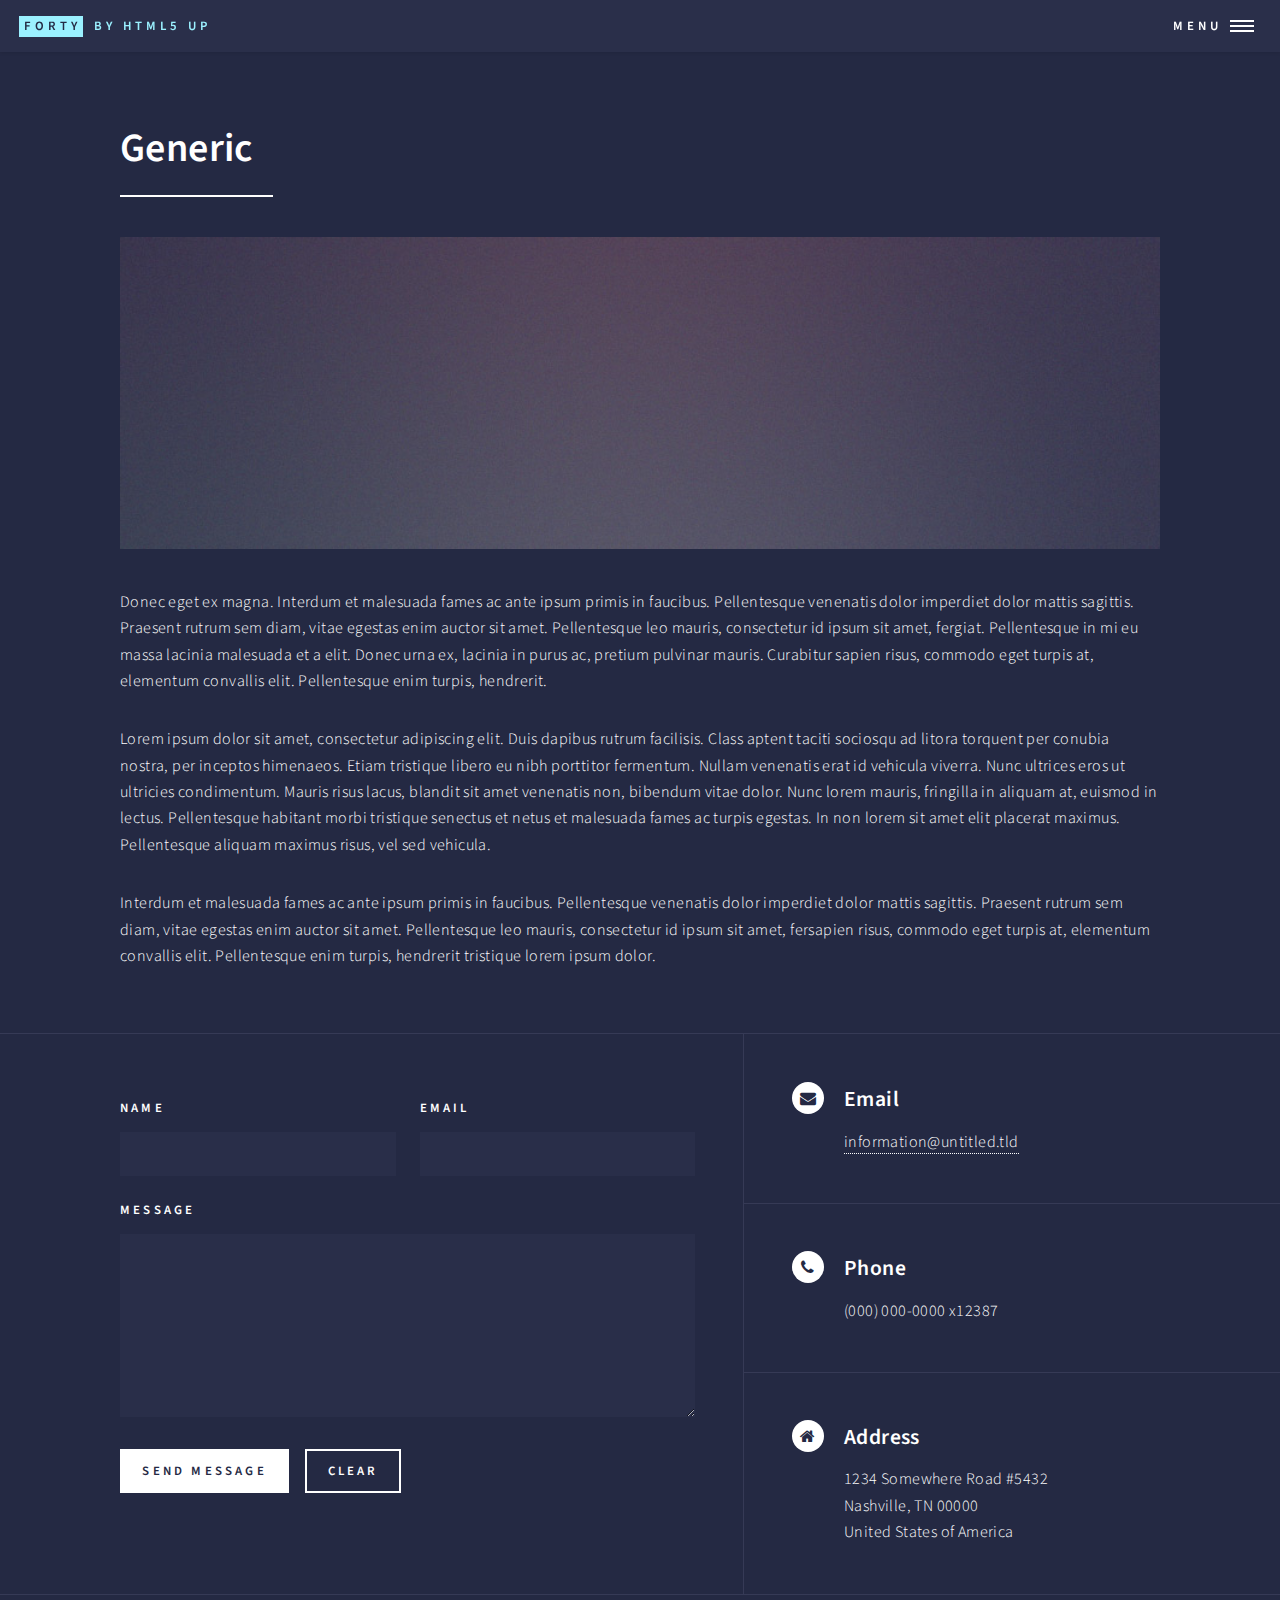
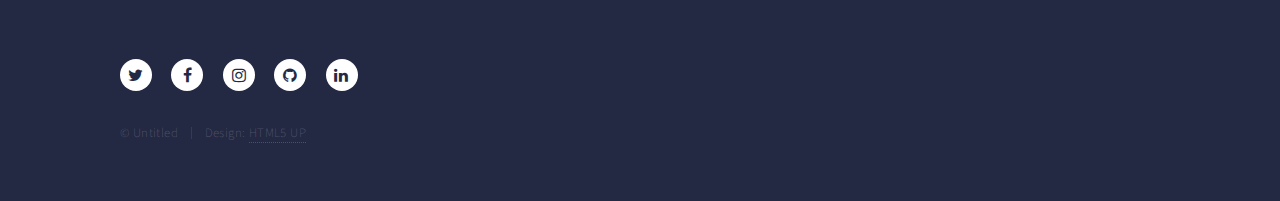
<file: generic.html>
<!DOCTYPE HTML>
<!--
	Forty by HTML5 UP
	html5up.net | @ajlkn
	Free for personal and commercial use under the CCA 3.0 license (html5up.net/license)
-->
<html>
	<head>
		<title>Generic - Forty by HTML5 UP</title>
		<meta charset="utf-8" />
		<meta name="viewport" content="width=device-width, initial-scale=1, user-scalable=no" />
		<link rel="stylesheet" href="assets/css/main.css" />
		<noscript><link rel="stylesheet" href="assets/css/noscript.css" /></noscript>
	</head>
	<body class="is-preload">

		<!-- Wrapper -->
			<div id="wrapper">

				<!-- Header -->
					<header id="header">
						<a href="index.html" class="logo"><strong>Forty</strong> <span>by HTML5 UP</span></a>
						<nav>
							<a href="#menu">Menu</a>
						</nav>
					</header>

				<!-- Menu -->
					<nav id="menu">
						<ul class="links">
							<li><a href="index.html">Home</a></li>
							<li><a href="landing.html">Landing</a></li>
							<li><a href="generic.html">Generic</a></li>
							<li><a href="elements.html">Elements</a></li>
						</ul>
						<ul class="actions stacked">
							<li><a href="#" class="button primary fit">Get Started</a></li>
							<li><a href="#" class="button fit">Log In</a></li>
						</ul>
					</nav>

				<!-- Main -->
					<div id="main" class="alt">

						<!-- One -->
							<section id="one">
								<div class="inner">
									<header class="major">
										<h1>Generic</h1>
									</header>
									<span class="image main"><img src="images/pic11.jpg" alt="" /></span>
									<p>Donec eget ex magna. Interdum et malesuada fames ac ante ipsum primis in faucibus. Pellentesque venenatis dolor imperdiet dolor mattis sagittis. Praesent rutrum sem diam, vitae egestas enim auctor sit amet. Pellentesque leo mauris, consectetur id ipsum sit amet, fergiat. Pellentesque in mi eu massa lacinia malesuada et a elit. Donec urna ex, lacinia in purus ac, pretium pulvinar mauris. Curabitur sapien risus, commodo eget turpis at, elementum convallis elit. Pellentesque enim turpis, hendrerit.</p>
									<p>Lorem ipsum dolor sit amet, consectetur adipiscing elit. Duis dapibus rutrum facilisis. Class aptent taciti sociosqu ad litora torquent per conubia nostra, per inceptos himenaeos. Etiam tristique libero eu nibh porttitor fermentum. Nullam venenatis erat id vehicula viverra. Nunc ultrices eros ut ultricies condimentum. Mauris risus lacus, blandit sit amet venenatis non, bibendum vitae dolor. Nunc lorem mauris, fringilla in aliquam at, euismod in lectus. Pellentesque habitant morbi tristique senectus et netus et malesuada fames ac turpis egestas. In non lorem sit amet elit placerat maximus. Pellentesque aliquam maximus risus, vel sed vehicula.</p>
									<p>Interdum et malesuada fames ac ante ipsum primis in faucibus. Pellentesque venenatis dolor imperdiet dolor mattis sagittis. Praesent rutrum sem diam, vitae egestas enim auctor sit amet. Pellentesque leo mauris, consectetur id ipsum sit amet, fersapien risus, commodo eget turpis at, elementum convallis elit. Pellentesque enim turpis, hendrerit tristique lorem ipsum dolor.</p>
								</div>
							</section>

					</div>

				<!-- Contact -->
					<section id="contact">
						<div class="inner">
							<section>
								<form method="post" action="#">
									<div class="fields">
										<div class="field half">
											<label for="name">Name</label>
											<input type="text" name="name" id="name" />
										</div>
										<div class="field half">
											<label for="email">Email</label>
											<input type="text" name="email" id="email" />
										</div>
										<div class="field">
											<label for="message">Message</label>
											<textarea name="message" id="message" rows="6"></textarea>
										</div>
									</div>
									<ul class="actions">
										<li><input type="submit" value="Send Message" class="primary" /></li>
										<li><input type="reset" value="Clear" /></li>
									</ul>
								</form>
							</section>
							<section class="split">
								<section>
									<div class="contact-method">
										<span class="icon alt fa-envelope"></span>
										<h3>Email</h3>
										<a href="#">information@untitled.tld</a>
									</div>
								</section>
								<section>
									<div class="contact-method">
										<span class="icon alt fa-phone"></span>
										<h3>Phone</h3>
										<span>(000) 000-0000 x12387</span>
									</div>
								</section>
								<section>
									<div class="contact-method">
										<span class="icon alt fa-home"></span>
										<h3>Address</h3>
										<span>1234 Somewhere Road #5432<br />
										Nashville, TN 00000<br />
										United States of America</span>
									</div>
								</section>
							</section>
						</div>
					</section>

				<!-- Footer -->
					<footer id="footer">
						<div class="inner">
							<ul class="icons">
								<li><a href="#" class="icon alt fa-twitter"><span class="label">Twitter</span></a></li>
								<li><a href="#" class="icon alt fa-facebook"><span class="label">Facebook</span></a></li>
								<li><a href="#" class="icon alt fa-instagram"><span class="label">Instagram</span></a></li>
								<li><a href="#" class="icon alt fa-github"><span class="label">GitHub</span></a></li>
								<li><a href="#" class="icon alt fa-linkedin"><span class="label">LinkedIn</span></a></li>
							</ul>
							<ul class="copyright">
								<li>&copy; Untitled</li><li>Design: <a href="https://html5up.net">HTML5 UP</a></li>
							</ul>
						</div>
					</footer>

			</div>

		<!-- Scripts -->
			<script src="assets/js/jquery.min.js"></script>
			<script src="assets/js/jquery.scrolly.min.js"></script>
			<script src="assets/js/jquery.scrollex.min.js"></script>
			<script src="assets/js/browser.min.js"></script>
			<script src="assets/js/breakpoints.min.js"></script>
			<script src="assets/js/util.js"></script>
			<script src="assets/js/main.js"></script>

	</body>
</html>
</file>
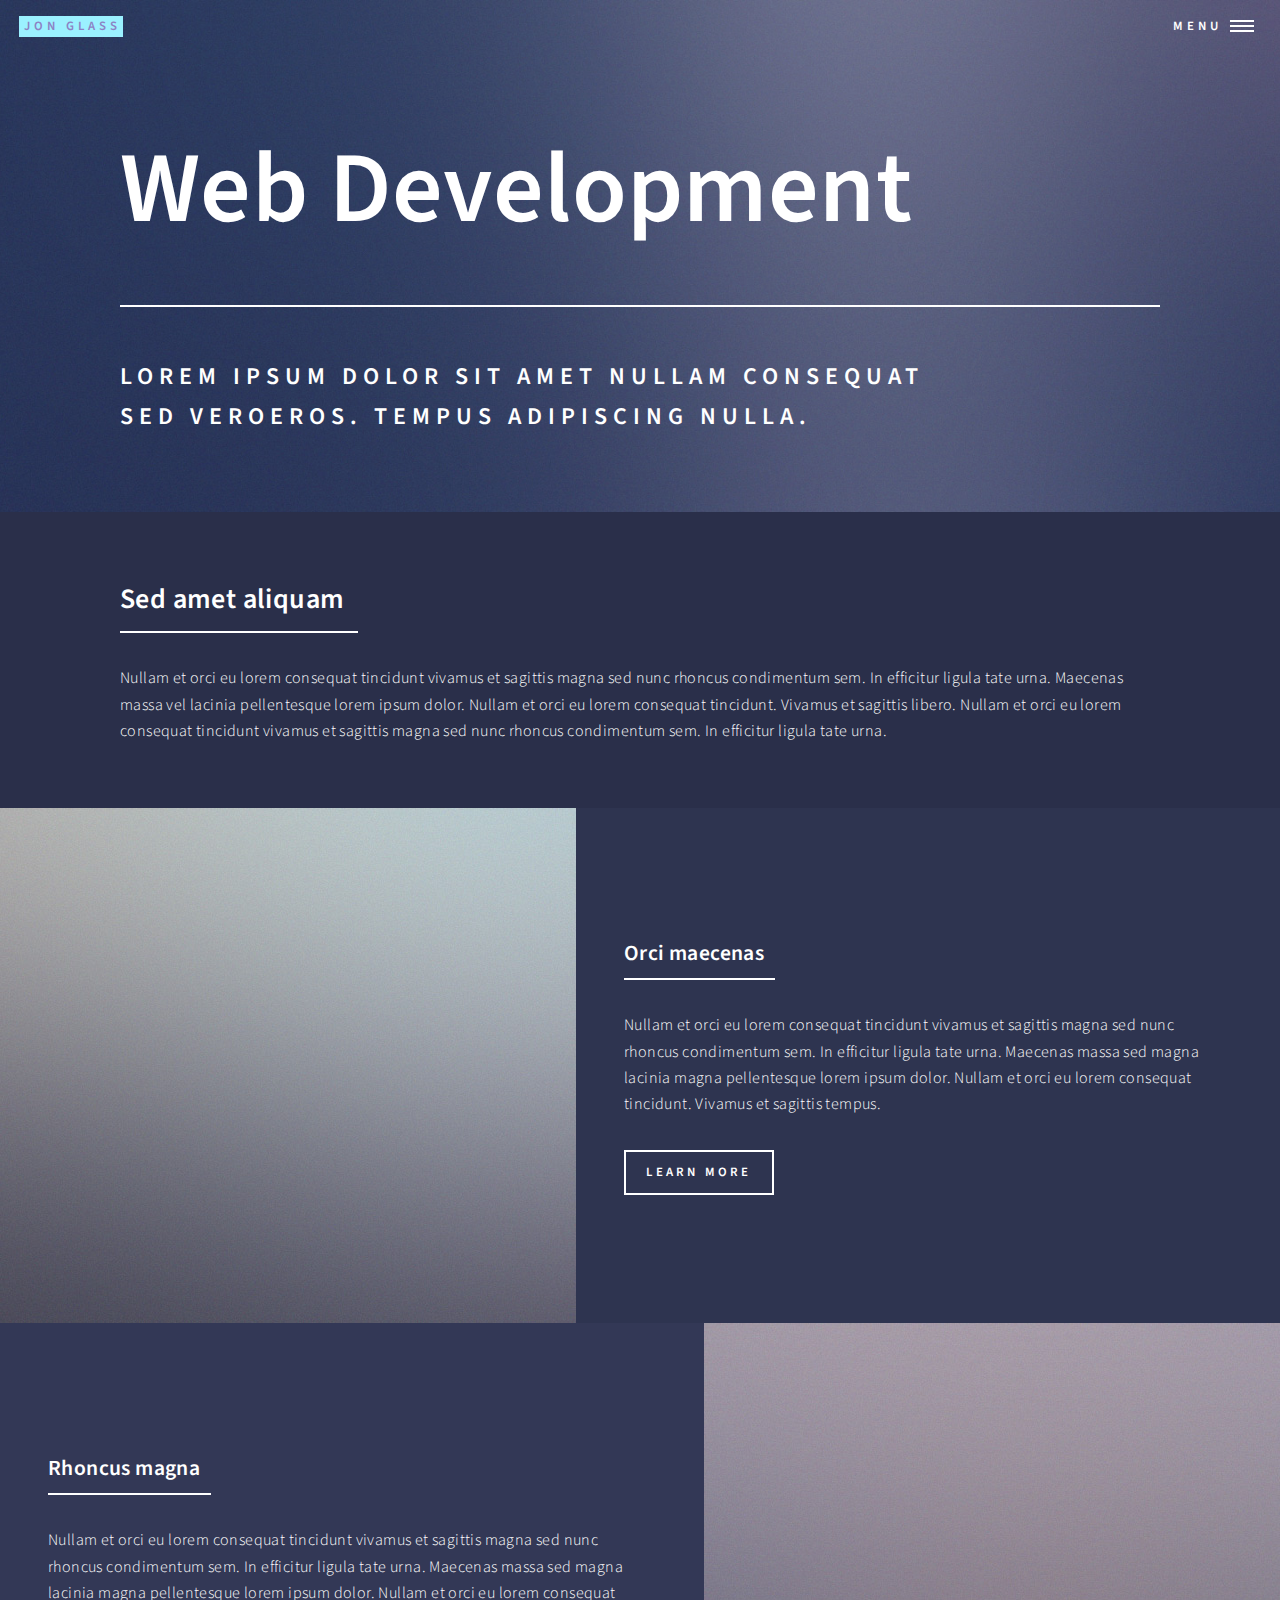
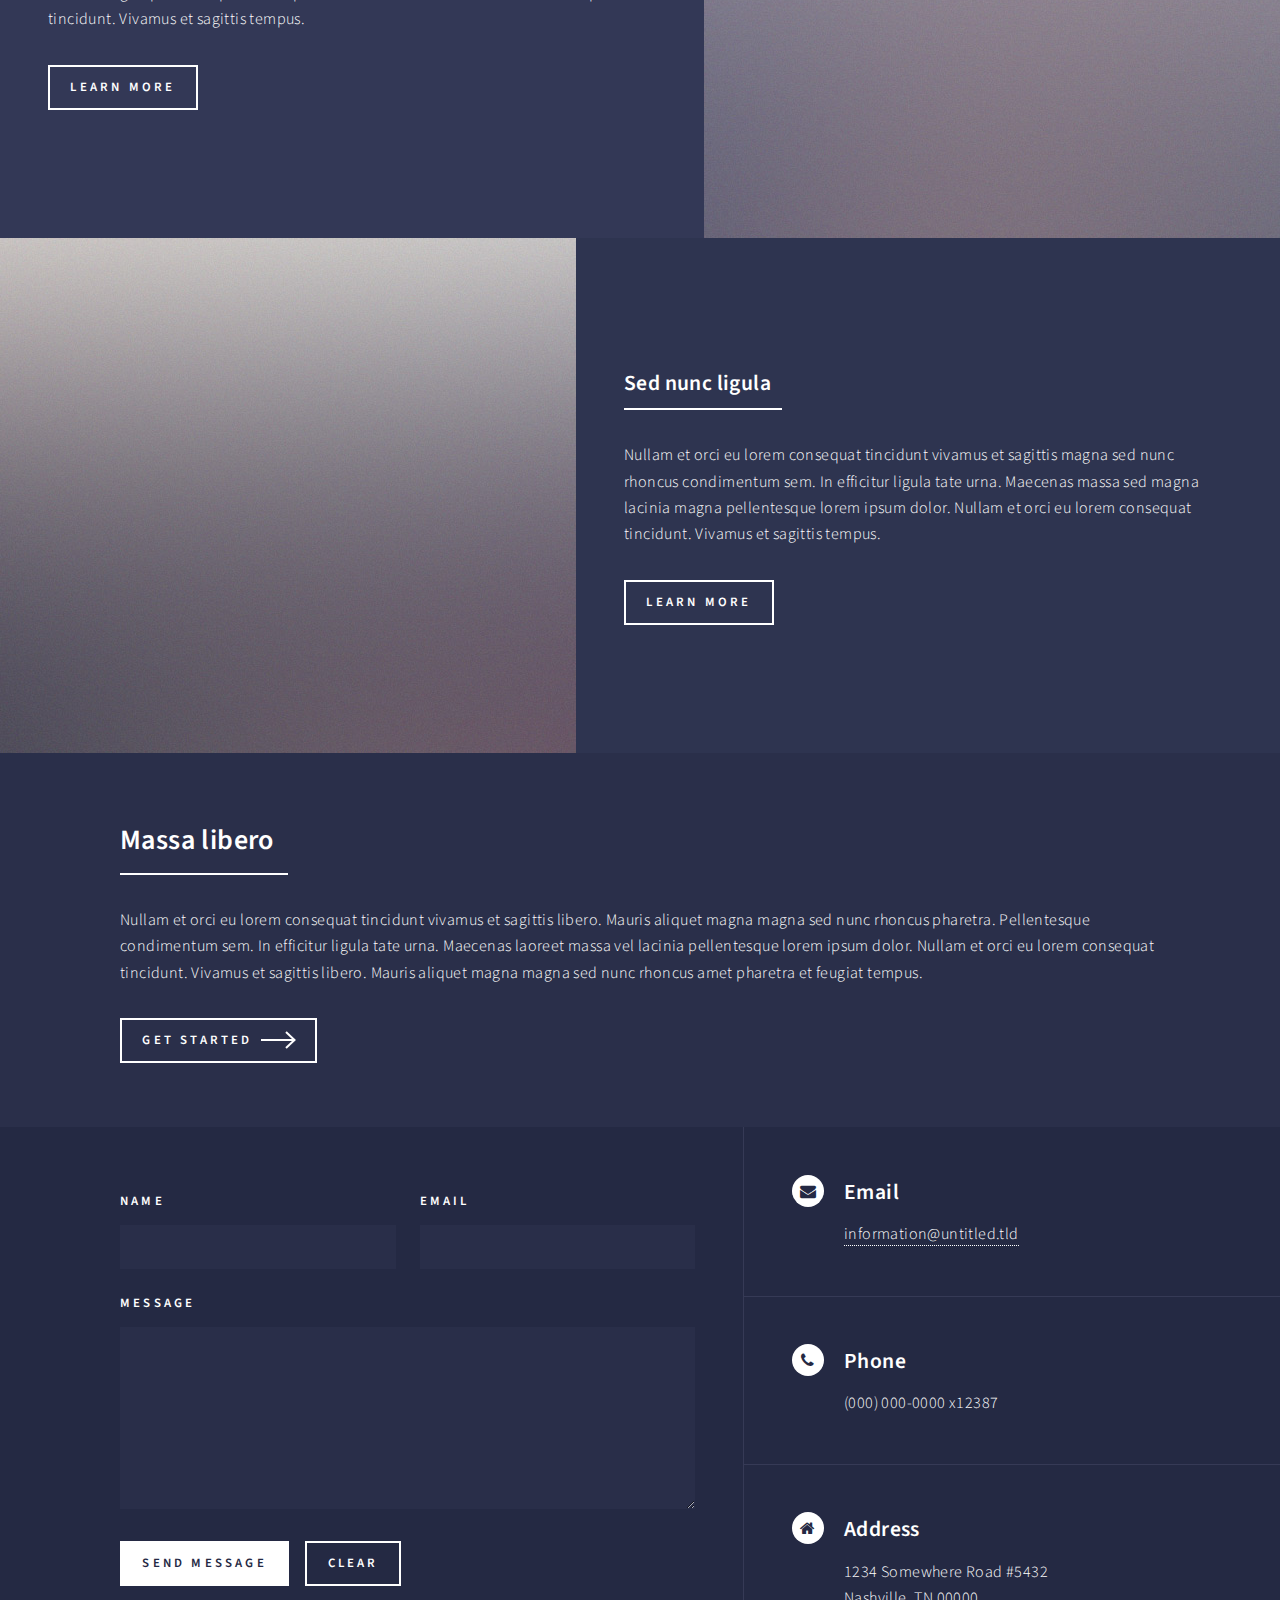
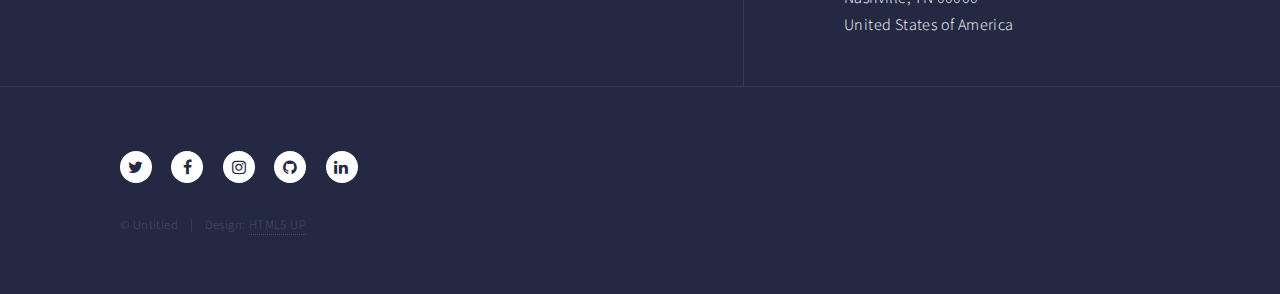
<file: landing.html>
<!DOCTYPE HTML>

<html>
	<head>
		<title>Landing - Forty by HTML5 UP</title>
		<meta charset="utf-8" />
		<meta name="viewport" content="width=device-width, initial-scale=1, user-scalable=no" />
		<link rel="stylesheet" href="assets/css/main.css" />
		<noscript><link rel="stylesheet" href="assets/css/noscript.css" /></noscript>
	</head>
	<body class="is-preload">

		<!-- Wrapper -->
			<div id="wrapper">

				<!-- Header -->
				<!-- Note: The "styleN" class below should match that of the banner element. -->
					<header id="header" class="alt style2">
						<a href="index.html" class="logo"><strong>Jon Glass</strong></a>
						<nav>
							<a href="#menu">Menu</a>
						</nav>
					</header>

				<!-- Menu -->
					<nav id="menu">
						<ul class="links">
							<li><a href="index.html">Home</a></li>
							<li><a href="landing.html">Landing</a></li>
							<li><a href="generic.html">Generic</a></li>
							<li><a href="elements.html">Elements</a></li>
						</ul>
						<ul class="actions stacked">
							<li><a href="#" class="button primary fit">Get Started</a></li>
							<li><a href="#" class="button fit">Log In</a></li>
						</ul>
					</nav>

				<!-- Banner -->
				<!-- Note: The "styleN" class below should match that of the header element. -->
					<section id="banner" class="style2">
						<div class="inner">
							<span class="image">
								<img src="images/pic07.jpg" alt="" />
							</span>
							<header class="major">
								<h1>Web Development</h1>
							</header>
							<div class="content">
								<p>Lorem ipsum dolor sit amet nullam consequat<br />
								sed veroeros. tempus adipiscing nulla.</p>
							</div>
						</div>
					</section>

				<!-- Main -->
					<div id="main">

						<!-- One -->
							<section id="one">
								<div class="inner">
									<header class="major">
										<h2>Sed amet aliquam</h2>
									</header>
									<p>Nullam et orci eu lorem consequat tincidunt vivamus et sagittis magna sed nunc rhoncus condimentum sem. In efficitur ligula tate urna. Maecenas massa vel lacinia pellentesque lorem ipsum dolor. Nullam et orci eu lorem consequat tincidunt. Vivamus et sagittis libero. Nullam et orci eu lorem consequat tincidunt vivamus et sagittis magna sed nunc rhoncus condimentum sem. In efficitur ligula tate urna.</p>
								</div>
							</section>

						<!-- Two -->
							<section id="two" class="spotlights">
								<section>
									<a href="generic.html" class="image">
										<img src="images/pic08.jpg" alt="" data-position="center center" />
									</a>
									<div class="content">
										<div class="inner">
											<header class="major">
												<h3>Orci maecenas</h3>
											</header>
											<p>Nullam et orci eu lorem consequat tincidunt vivamus et sagittis magna sed nunc rhoncus condimentum sem. In efficitur ligula tate urna. Maecenas massa sed magna lacinia magna pellentesque lorem ipsum dolor. Nullam et orci eu lorem consequat tincidunt. Vivamus et sagittis tempus.</p>
											<ul class="actions">
												<li><a href="generic.html" class="button">Learn more</a></li>
											</ul>
										</div>
									</div>
								</section>
								<section>
									<a href="generic.html" class="image">
										<img src="images/pic09.jpg" alt="" data-position="top center" />
									</a>
									<div class="content">
										<div class="inner">
											<header class="major">
												<h3>Rhoncus magna</h3>
											</header>
											<p>Nullam et orci eu lorem consequat tincidunt vivamus et sagittis magna sed nunc rhoncus condimentum sem. In efficitur ligula tate urna. Maecenas massa sed magna lacinia magna pellentesque lorem ipsum dolor. Nullam et orci eu lorem consequat tincidunt. Vivamus et sagittis tempus.</p>
											<ul class="actions">
												<li><a href="generic.html" class="button">Learn more</a></li>
											</ul>
										</div>
									</div>
								</section>
								<section>
									<a href="generic.html" class="image">
										<img src="images/pic10.jpg" alt="" data-position="25% 25%" />
									</a>
									<div class="content">
										<div class="inner">
											<header class="major">
												<h3>Sed nunc ligula</h3>
											</header>
											<p>Nullam et orci eu lorem consequat tincidunt vivamus et sagittis magna sed nunc rhoncus condimentum sem. In efficitur ligula tate urna. Maecenas massa sed magna lacinia magna pellentesque lorem ipsum dolor. Nullam et orci eu lorem consequat tincidunt. Vivamus et sagittis tempus.</p>
											<ul class="actions">
												<li><a href="generic.html" class="button">Learn more</a></li>
											</ul>
										</div>
									</div>
								</section>
							</section>

						<!-- Three -->
							<section id="three">
								<div class="inner">
									<header class="major">
										<h2>Massa libero</h2>
									</header>
									<p>Nullam et orci eu lorem consequat tincidunt vivamus et sagittis libero. Mauris aliquet magna magna sed nunc rhoncus pharetra. Pellentesque condimentum sem. In efficitur ligula tate urna. Maecenas laoreet massa vel lacinia pellentesque lorem ipsum dolor. Nullam et orci eu lorem consequat tincidunt. Vivamus et sagittis libero. Mauris aliquet magna magna sed nunc rhoncus amet pharetra et feugiat tempus.</p>
									<ul class="actions">
										<li><a href="generic.html" class="button next">Get Started</a></li>
									</ul>
								</div>
							</section>

					</div>

				<!-- Contact -->
					<section id="contact">
						<div class="inner">
							<section>
								<form method="post" action="#">
									<div class="fields">
										<div class="field half">
											<label for="name">Name</label>
											<input type="text" name="name" id="name" />
										</div>
										<div class="field half">
											<label for="email">Email</label>
											<input type="text" name="email" id="email" />
										</div>
										<div class="field">
											<label for="message">Message</label>
											<textarea name="message" id="message" rows="6"></textarea>
										</div>
									</div>
									<ul class="actions">
										<li><input type="submit" value="Send Message" class="primary" /></li>
										<li><input type="reset" value="Clear" /></li>
									</ul>
								</form>
							</section>
							<section class="split">
								<section>
									<div class="contact-method">
										<span class="icon alt fa-envelope"></span>
										<h3>Email</h3>
										<a href="#">information@untitled.tld</a>
									</div>
								</section>
								<section>
									<div class="contact-method">
										<span class="icon alt fa-phone"></span>
										<h3>Phone</h3>
										<span>(000) 000-0000 x12387</span>
									</div>
								</section>
								<section>
									<div class="contact-method">
										<span class="icon alt fa-home"></span>
										<h3>Address</h3>
										<span>1234 Somewhere Road #5432<br />
										Nashville, TN 00000<br />
										United States of America</span>
									</div>
								</section>
							</section>
						</div>
					</section>

				<!-- Footer -->
					<footer id="footer">
						<div class="inner">
							<ul class="icons">
								<li><a href="#" class="icon alt fa-twitter"><span class="label">Twitter</span></a></li>
								<li><a href="#" class="icon alt fa-facebook"><span class="label">Facebook</span></a></li>
								<li><a href="#" class="icon alt fa-instagram"><span class="label">Instagram</span></a></li>
								<li><a href="#" class="icon alt fa-github"><span class="label">GitHub</span></a></li>
								<li><a href="#" class="icon alt fa-linkedin"><span class="label">LinkedIn</span></a></li>
							</ul>
							<ul class="copyright">
								<li>&copy; Untitled</li><li>Design: <a href="https://html5up.net">HTML5 UP</a></li>
							</ul>
						</div>
					</footer>

			</div>

		<!-- Scripts -->
			<script src="assets/js/jquery.min.js"></script>
			<script src="assets/js/jquery.scrolly.min.js"></script>
			<script src="assets/js/jquery.scrollex.min.js"></script>
			<script src="assets/js/browser.min.js"></script>
			<script src="assets/js/breakpoints.min.js"></script>
			<script src="assets/js/util.js"></script>
			<script src="assets/js/main.js"></script>

	</body>
</html>
</file>
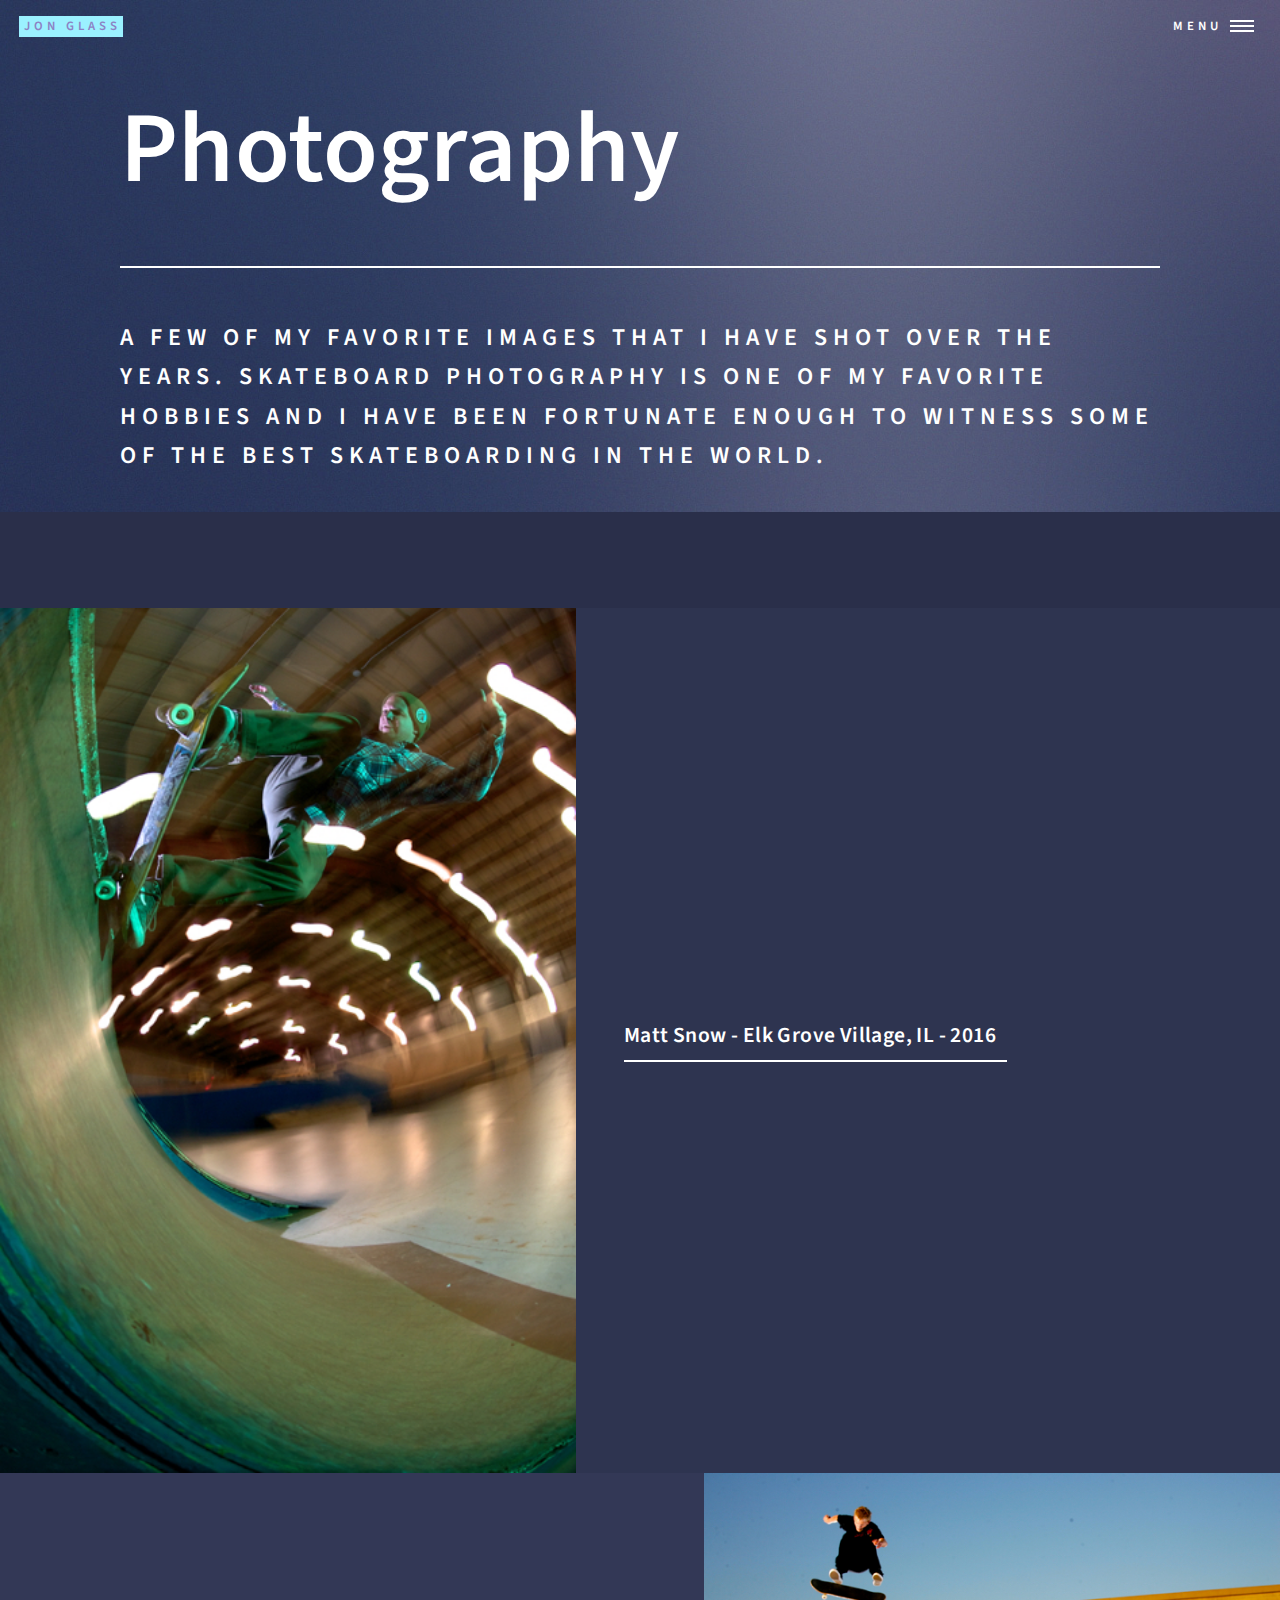
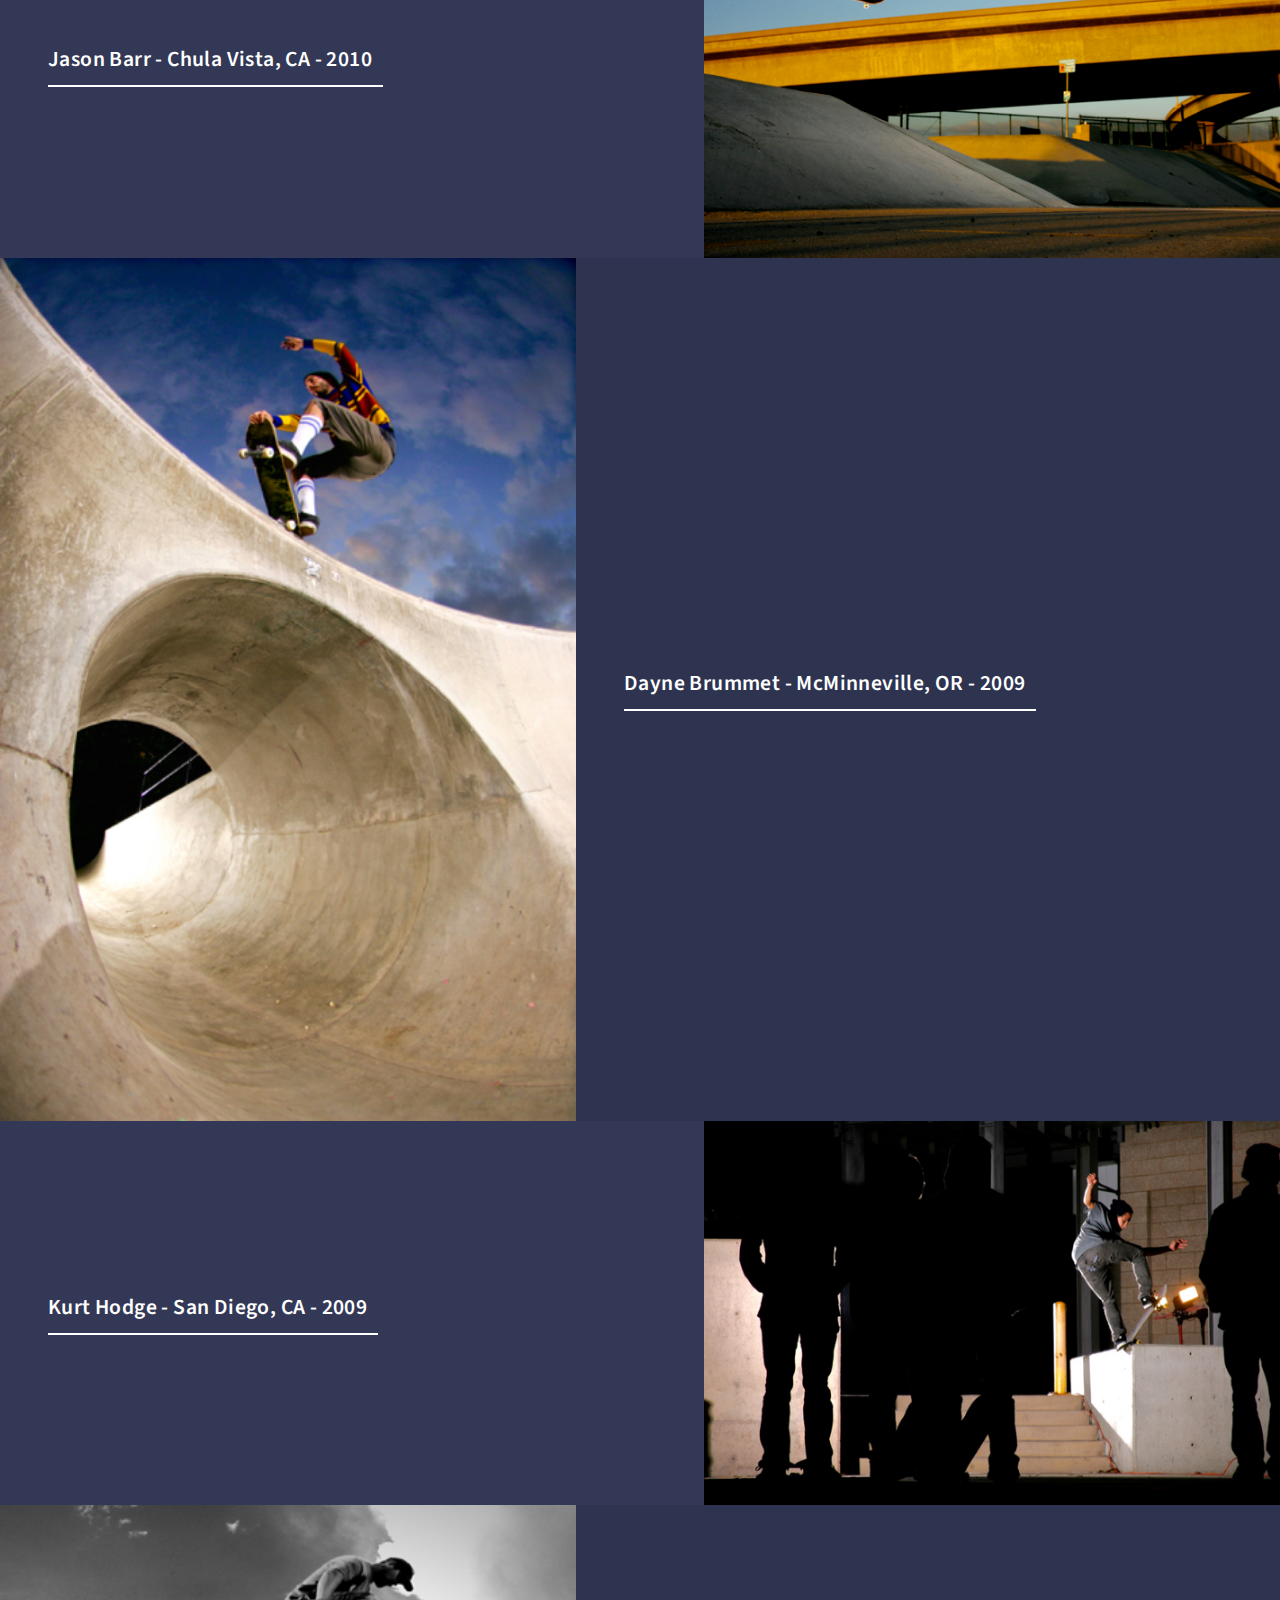
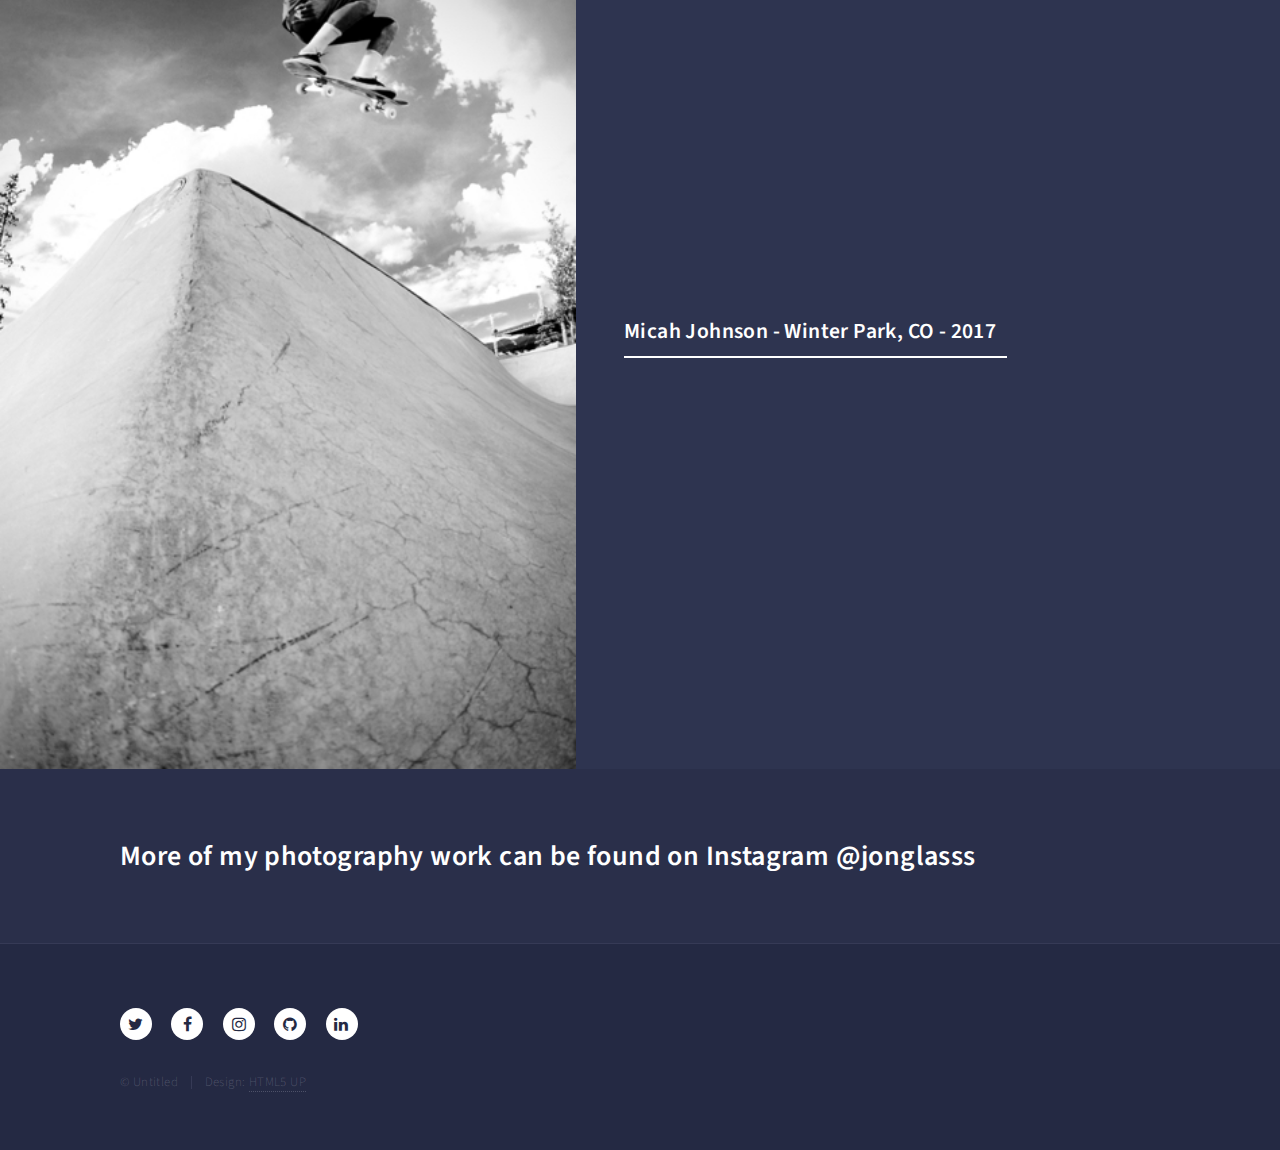
<file: photography.html>
<!DOCTYPE HTML>

<html>
  <head>
    <title>www.jon-glass.com</title>
    <meta charset="utf-8" />
    <meta name="viewport" content="width=device-width, initial-scale=1, user-scalable=no" />
    <link rel="stylesheet" href="assets/css/main.css" />
    <noscript><link rel="stylesheet" href="assets/css/noscript.css" /></noscript>
  </head>
  <body class="is-preload">

    <!-- Wrapper -->
      <div id="wrapper">

          <header id="header" class="alt style2">
            <a href="index.html" class="logo"><strong>Jon Glass</strong></a>
            <nav>
              <a href="#menu">Menu</a>
            </nav>
          </header>

        <!-- Menu -->
          <nav id="menu">
            <ul class="links">
              <li><a href="index.html">Home</a></li>
              <li><a href="web_development.html">Web Development</a></li>
              <li><a href="photography.html">Photography</a></li>
              <li><a href="artwork.html">Artwork</a></li>
            </ul>
          </nav>

        <!-- Banner -->
        <!-- Note: The "styleN" class below should match that of the header element. -->
          <section id="banner" class="style2">
            <div class="inner">
              <span class="image">
                <img src="images/pic07.jpg" alt="" />
              </span>
              <header class="major">
                <h1>Photography</h1>
              </header>
              <div class="content">
                <p>A few of my favorite images that I have shot over the years. Skateboard photography is one of my favorite hobbies and I have been fortunate enough to witness some of the best skateboarding in the world.</p>
              </div>
            </div>
          </section>


          <div id="main">

            <!-- One -->
              <section id="one">
                <div class="inner">
                 <!--  <header class="major">
                    <h2>Sed amet aliquam</h2>
                  </header>
                  <p>Nullam et orci eu lorem consequat tincidunt vivamus et sagittis magna sed nunc rhoncus condimentum sem. In efficitur ligula tate urna. Maecenas massa vel lacinia pellentesque lorem ipsum dolor. Nullam et orci eu lorem consequat tincidunt. Vivamus et sagittis libero. Nullam et orci eu lorem consequat tincidunt vivamus et sagittis magna sed nunc rhoncus condimentum sem. In efficitur ligula tate urna.</p> -->
                </div>
              </section>

            <!-- Two -->
              <section id="two" class="spotlights">
                <section>
                  <a href="#" class="image">
                    <img src="images/_NS_0038.jpg" alt="" data-position="center center" />
                  </a>
                  <div class="content">
                    <div class="inner">
                      <header class="major">
                        <h3>Matt Snow - Elk Grove Village, IL - 2016</h3>
                      </header>
                      <p></p>
                    </div>
                  </div>
                </section>

                <section>
                  <a href="#" class="image">
                    <img src="images/Jason_Barr_fs_flip.jpg" alt="" data-position="top center" />
                  </a>
                  <div class="content">
                    <div class="inner">
                      <header class="major">
                        <h3>Jason Barr - Chula Vista, CA - 2010</h3>
                      </header>
                      <p></p>
                    </div>
                  </div>
                </section>

                <section>
                  <a href="#" class="image">
                    <img src="images/JY4P1464.jpg" alt="" data-position="25% 25%" />
                  </a>
                  <div class="content">
                    <div class="inner">
                      <header class="major">
                        <h3>Dayne Brummet - McMinneville, OR - 2009</h3>
                      </header>
                      <p></p>
                    </div>
                  </div>
                </section>

                              <section>
                  <a href="#" class="image">
                    <img src="images/kurt.jpg" alt="" data-position="25% 25%" />
                  </a>
                  <div class="content">
                    <div class="inner">
                      <header class="major">
                        <h3>Kurt Hodge - San Diego, CA - 2009</h3>
                      </header>
                      <p></p>
                    </div>
                  </div>
                </section>

              <section>
                  <a href="#" class="image">
                    <img src="images/_NS_0562.jpg" alt="" data-position="25% 25%" />
                  </a>
                  <div class="content">
                    <div class="inner">
                      <header class="major">
                        <h3>Micah Johnson - Winter Park, CO - 2017</h3>
                      </header>
                      <p></p>
                    </div>
                  </div>
                </section>
              </section>

            <!-- Three -->
              <section id="three">
                <div class="inner">
                  <!-- <header class="major"> -->
                    <h2>More of my photography work can be found on Instagram @jonglasss</h2>
                  <!-- </header> -->
                  <p></p>
                </div>
              </section>

          </div>

            <!-- Two -->
    <!--          <section id="two" class="spotlights"> -->
<!--                <section>
                  <a href="generic.html" class="image">
                    <img src="images/pic08.jpg" alt="" data-position="center center" />
                  </a>
                  <div class="content">
                    <div class="inner">
                      <header class="major">
                        <h3>Lake Zurich Quiz</h3>
                      </header>
                      <p>A simple 10-question quiz application about my hometown of Lake Zurich, IL. The program is written in Ruby. The back end uses Rails with a simple sqlite3 database hosting the questions and answers. </p>
                                        <ul class="actions">
                        <li><a href="generic.html" class="button">Live Project</a></li>
                          <li><a href="generic.html" class="button">Github Repository</a></li>
                      </ul>
          
                    </div>
                  </div>
                </section>

          </div> -->




        <!-- Contact -->
          <section id="contact">
            <!-- <div class="inner">
              <section>
                <form method="post" action="#">
                  <div class="fields">
                    <div class="field half">
                      <label for="name">Name</label>
                      <input type="text" name="name" id="name" />
                    </div>
                    <div class="field half">
                      <label for="email">Email</label>
                      <input type="text" name="email" id="email" />
                    </div>
                    <div class="field">
                      <label for="message">Message</label>
                      <textarea name="message" id="message" rows="6"></textarea>
                    </div>
                  </div>
                  <ul class="actions">
                    <li><input type="submit" value="Send Message" class="primary" /></li>
                    <li><input type="reset" value="Clear" /></li>
                  </ul>
                </form>
              </section>
              <section class="split">
                <section>
                  <div class="contact-method">
                    <span class="icon alt fa-envelope"></span>
                    <h3>Email</h3>
                    <a href="#">information@untitled.tld</a>
                  </div>
                </section>
                <section>
                  <div class="contact-method">
                    <span class="icon alt fa-phone"></span>
                    <h3>Phone</h3>
                    <span>(000) 000-0000 x12387</span>
                  </div>
                </section>
                <section>
                  <div class="contact-method">
                    <span class="icon alt fa-home"></span>
                    <h3>Address</h3>
                    <span>1234 Somewhere Road #5432<br />
                    Nashville, TN 00000<br />
                    United States of America</span>
                  </div>
                </section>
              </section>
            </div> -->
          </section>

        <!-- Footer -->
          <footer id="footer">
            <div class="inner">
              <ul class="icons">
                <li><a href="https://twitter.com/jonnyglass?lang=en" class="icon alt fa-twitter"><span class="label">Twitter</span></a></li>
                <li><a href="https://www.facebook.com/jon.glass.188" class="icon alt fa-facebook"><span class="label">Facebook</span></a></li>
                <li><a href="https://www.instagram.com/jonglasss/?hl=en" class="icon alt fa-instagram"><span class="label">Instagram</span></a></li>
                <li><a href="https://github.com/jonglass82" class="icon alt fa-github"><span class="label">GitHub</span></a></li>
                <li><a href="http://www.linkedin.com/in/jon-glass" class="icon alt fa-linkedin"><span class="label">LinkedIn</span></a></li>
              </ul>
              <ul class="copyright">
                <li>&copy; Untitled</li><li>Design: <a href="https://html5up.net">HTML5 UP</a></li>
              </ul>
            </div>
          </footer>

      </div>

    <!-- Scripts -->
      <script src="assets/js/jquery.min.js"></script>
      <script src="assets/js/jquery.scrolly.min.js"></script>
      <script src="assets/js/jquery.scrollex.min.js"></script>
      <script src="assets/js/browser.min.js"></script>
      <script src="assets/js/breakpoints.min.js"></script>
      <script src="assets/js/util.js"></script>
      <script src="assets/js/main.js"></script>

  </body>
</html>
</file>
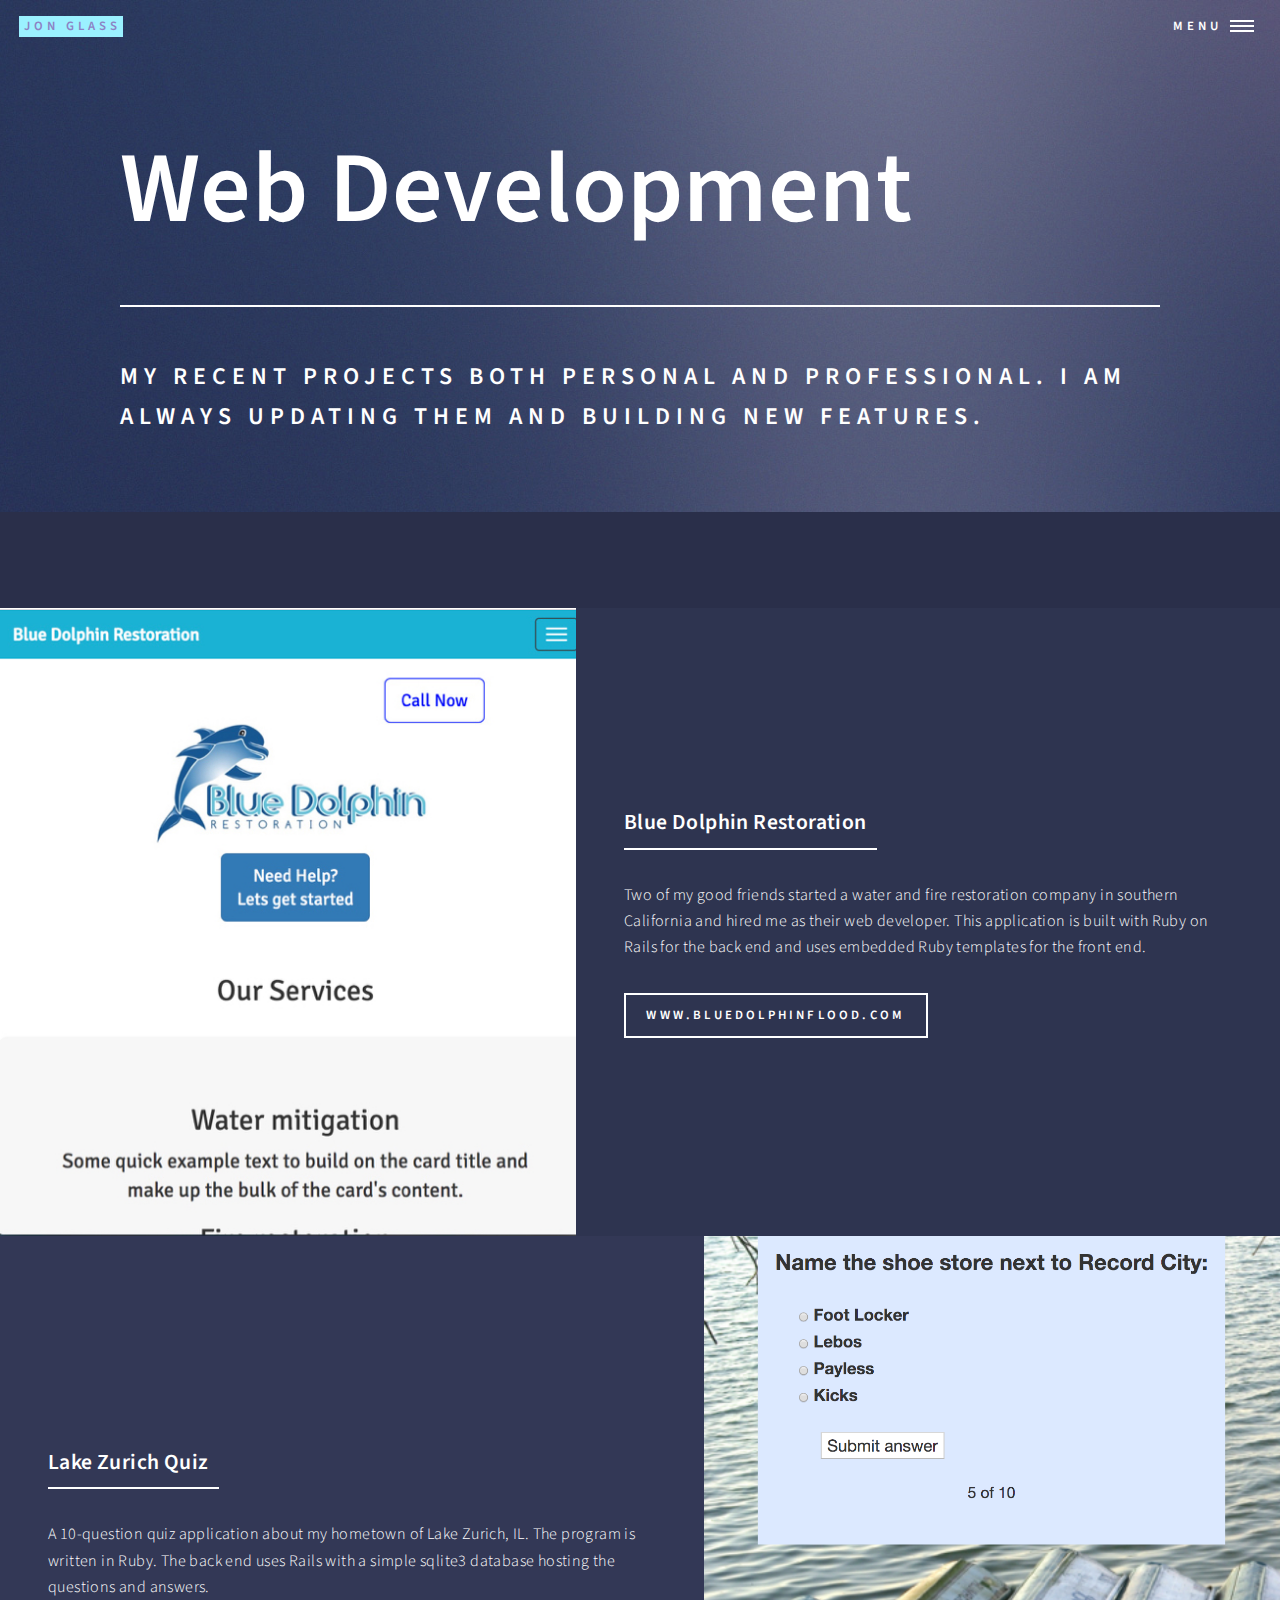
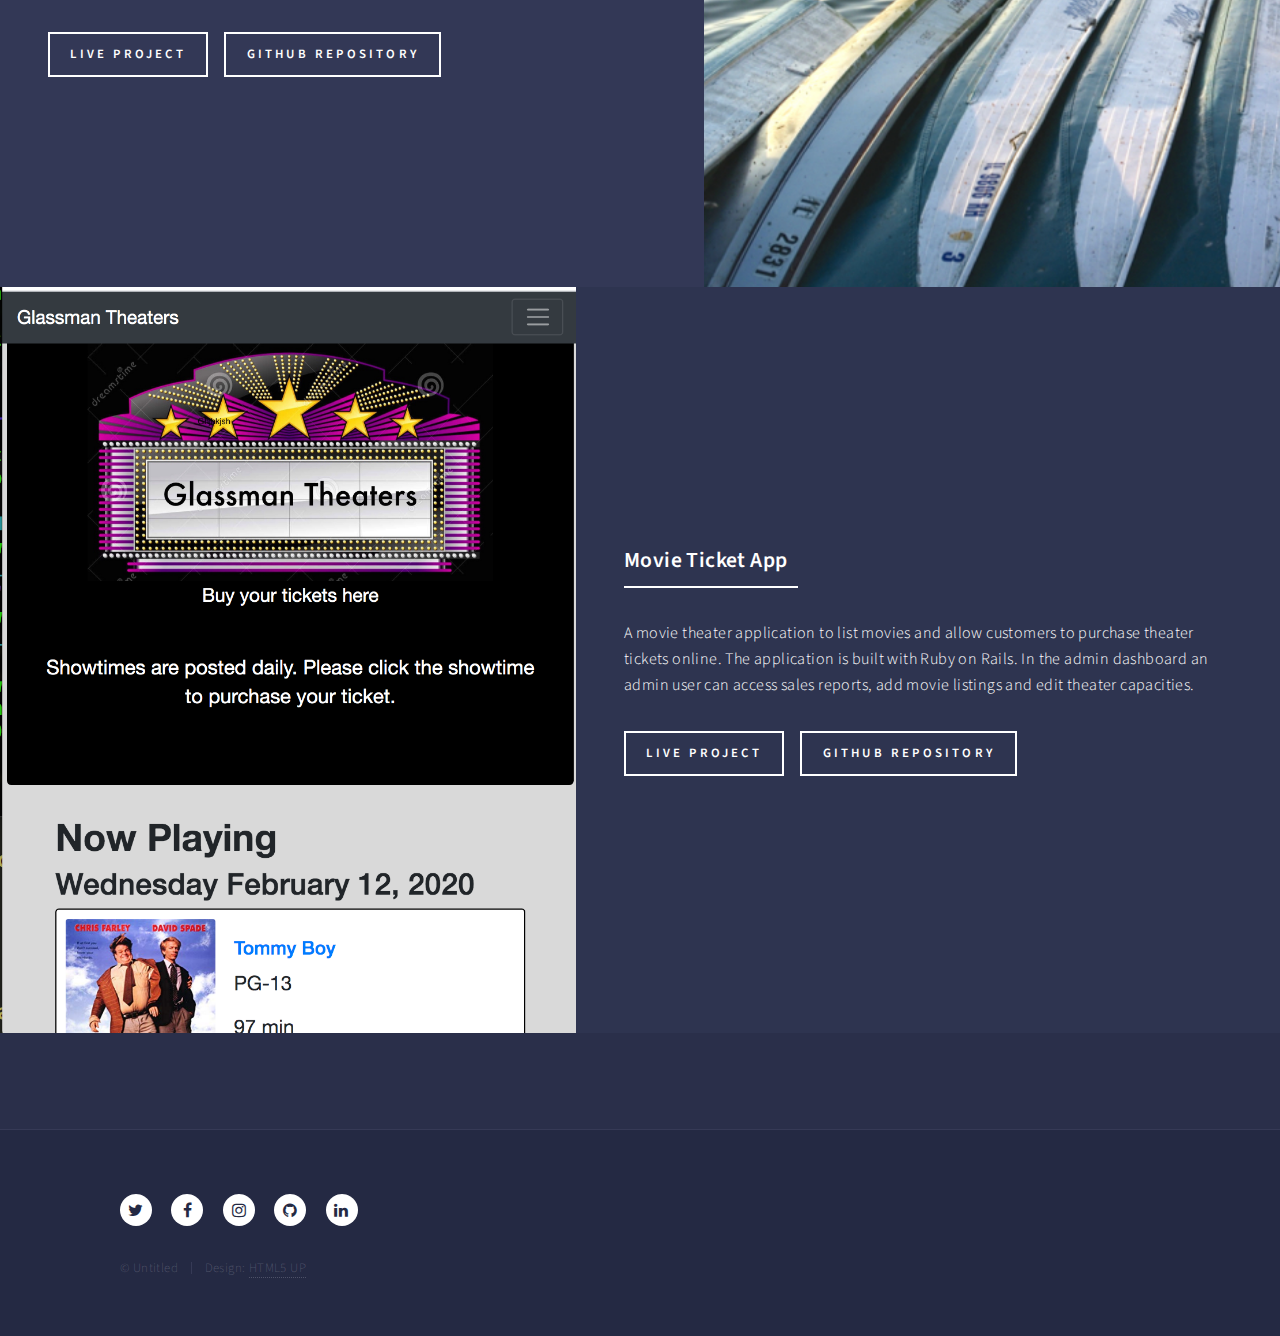
<file: web_development.html>
<!DOCTYPE HTML>

<html>
	<head>
		<title>www.jon-glass.com</title>
		<meta charset="utf-8" />
		<meta name="viewport" content="width=device-width, initial-scale=1, user-scalable=no" />
		<link rel="stylesheet" href="assets/css/main.css" />
		<noscript><link rel="stylesheet" href="assets/css/noscript.css" /></noscript>
	</head>
	<body class="is-preload">

		<!-- Wrapper -->
			<div id="wrapper">

					<header id="header" class="alt style2">
						<a href="index.html" class="logo"><strong>Jon Glass</strong></a>
						<nav>
							<a href="#menu">Menu</a>
						</nav>
					</header>

				<!-- Menu -->
					<nav id="menu">
						<ul class="links">
							<li><a href="index.html">Home</a></li>
							<li><a href="web_development.html">Web Development</a></li>
							<li><a href="photography.html">Photography</a></li>
							<li><a href="artwork.html">Artwork</a></li>
						</ul>
					</nav>

					<section id="banner" class="style2">
						<div class="inner">
							<span class="image">
								<img src="images/pic07.jpg" alt="" />
							</span>
							<header class="major">
								<h1>Web Development</h1>
							</header>
							<div class="content">
								<p>My recent projects both personal and professional. I am always updating them and building new features.</p>
							</div>
						</div>
					</section>


					<div id="main">

            <!-- One -->
              <section id="one">
                <div class="inner">
                 <!--  <header class="major">
                    <h2>Sed amet aliquam</h2>
                  </header>
                  <p>Nullam et orci eu lorem consequat tincidunt vivamus et sagittis magna sed nunc rhoncus condimentum sem. In efficitur ligula tate urna. Maecenas massa vel lacinia pellentesque lorem ipsum dolor. Nullam et orci eu lorem consequat tincidunt. Vivamus et sagittis libero. Nullam et orci eu lorem consequat tincidunt vivamus et sagittis magna sed nunc rhoncus condimentum sem. In efficitur ligula tate urna.</p> -->
                </div>
              </section>

            <!-- Two -->
              <section id="two" class="spotlights">
                <section>
                  <a href="#" class="image">
                    <img src="images/blue_dolphin.jpg" alt="" data-position="center center" />
                  </a>
                  <div class="content">
                    <div class="inner">
                      <header class="major">
                        <h3>Blue Dolphin Restoration</h3>
                      </header>
                      <p>Two of my good friends started a water and fire restoration company in southern California and hired me as their web developer. This application is built with Ruby on Rails for the back end and uses embedded Ruby templates for the front end.</p>
                      <ul class="actions">
                        <li><a href="http://www.bluedolphinflood.com/" class="button" target="_blank">www.bluedolphinflood.com</a></li>
                      </ul>
                    </div>
                  </div>
                </section>

                <section>
                  <a href="#" class="image">
                    <img src="images/quiz.jpg" alt="" data-position="top center" />
                  </a>
                  <div class="content">
                    <div class="inner">
                      <header class="major">
                        <h3>Lake Zurich Quiz</h3>
                      </header>
                      <p>A 10-question quiz application about my hometown of Lake Zurich, IL. The program is written in Ruby. The back end uses Rails with a simple sqlite3 database hosting the questions and answers. </p>
                      <ul class="actions">
                        <li><a href="https://vast-anchorage-74211.herokuapp.com" class="button" target="_blank">Live Project</a></li>
                         <li><a href="https://github.com/jonglass82/quiz_app" class="button" target="_blank">GitHub Repository</a></li>
                      </ul>
                    </div>
                  </div>
                </section>


              <section>
                  <a href="#" class="image">
                    <img src="images/glassman.jpg" alt="" data-position="25% 25%" />
                  </a>
                  <div class="content">
                    <div class="inner">
                      <header class="major">
                        <h3>Movie Ticket App</h3>
                      </header>
                      <p>A movie theater application to list movies and allow customers to purchase theater tickets online. The application is built with Ruby on Rails. In the admin dashboard an admin user can access sales reports, add movie listings and edit theater capacities.</p>
                      <ul class="actions">
                           <li><a href="https://safe-chamber-94135.herokuapp.com/" class="button" target="_blank">Live Project</a></li>
                         <li><a href="https://github.com/jonglass82/movie_ticket_challenge" class="button" target="_blank">GitHub Repository</a></li>
                      </ul>
                    </div>
                  </div>
                </section>
              </section>

            <!-- Three -->
              <section id="three">
                <div class="inner">
       <!--            <header class="major">
                    <h2>Massa libero</h2>
                  </header>
                  <p>Nullam et orci eu lorem consequat tincidunt vivamus et sagittis libero. Mauris aliquet magna magna sed nunc rhoncus pharetra. Pellentesque condimentum sem. In efficitur ligula tate urna. Maecenas laoreet massa vel lacinia pellentesque lorem ipsum dolor. Nullam et orci eu lorem consequat tincidunt. Vivamus et sagittis libero. Mauris aliquet magna magna sed nunc rhoncus amet pharetra et feugiat tempus.</p>
                  <ul class="actions">
                    <li><a href="generic.html" class="button next">Get Started</a></li>
                  </ul> -->
                </div>
              </section>

          </div>

						<!-- Two -->
		<!-- 					<section id="two" class="spotlights"> -->
<!-- 								<section>
									<a href="generic.html" class="image">
										<img src="images/pic08.jpg" alt="" data-position="center center" />
									</a>
									<div class="content">
										<div class="inner">
											<header class="major">
												<h3>Lake Zurich Quiz</h3>
											</header>
											<p>A simple 10-question quiz application about my hometown of Lake Zurich, IL. The program is written in Ruby. The back end uses Rails with a simple sqlite3 database hosting the questions and answers. </p>
																				<ul class="actions">
												<li><a href="generic.html" class="button">Live Project</a></li>
													<li><a href="generic.html" class="button">Github Repository</a></li>
											</ul>
					
										</div>
									</div>
								</section>

					</div> -->




				<!-- Contact -->
					<section id="contact">
						<!-- <div class="inner">
							<section>
								<form method="post" action="#">
									<div class="fields">
										<div class="field half">
											<label for="name">Name</label>
											<input type="text" name="name" id="name" />
										</div>
										<div class="field half">
											<label for="email">Email</label>
											<input type="text" name="email" id="email" />
										</div>
										<div class="field">
											<label for="message">Message</label>
											<textarea name="message" id="message" rows="6"></textarea>
										</div>
									</div>
									<ul class="actions">
										<li><input type="submit" value="Send Message" class="primary" /></li>
										<li><input type="reset" value="Clear" /></li>
									</ul>
								</form>
							</section>
							<section class="split">
								<section>
									<div class="contact-method">
										<span class="icon alt fa-envelope"></span>
										<h3>Email</h3>
										<a href="#">information@untitled.tld</a>
									</div>
								</section>
								<section>
									<div class="contact-method">
										<span class="icon alt fa-phone"></span>
										<h3>Phone</h3>
										<span>(000) 000-0000 x12387</span>
									</div>
								</section>
								<section>
									<div class="contact-method">
										<span class="icon alt fa-home"></span>
										<h3>Address</h3>
										<span>1234 Somewhere Road #5432<br />
										Nashville, TN 00000<br />
										United States of America</span>
									</div>
								</section>
							</section>
						</div> -->
					</section>

				<!-- Footer -->
					<footer id="footer">
						<div class="inner">
							<ul class="icons">
                <li><a href="https://twitter.com/jonnyglass?lang=en" class="icon alt fa-twitter"><span class="label">Twitter</span></a></li>
                <li><a href="https://www.facebook.com/jon.glass.188" class="icon alt fa-facebook"><span class="label">Facebook</span></a></li>
                <li><a href="https://www.instagram.com/jonglasss/?hl=en" class="icon alt fa-instagram"><span class="label">Instagram</span></a></li>
                <li><a href="https://github.com/jonglass82" class="icon alt fa-github"><span class="label">GitHub</span></a></li>
                <li><a href="http://www.linkedin.com/in/jon-glass" class="icon alt fa-linkedin"><span class="label">LinkedIn</span></a></li>
							</ul>
							<ul class="copyright">
								<li>&copy; Untitled</li><li>Design: <a href="https://html5up.net">HTML5 UP</a></li>
							</ul>
						</div>
					</footer>

			</div>

		<!-- Scripts -->
			<script src="assets/js/jquery.min.js"></script>
			<script src="assets/js/jquery.scrolly.min.js"></script>
			<script src="assets/js/jquery.scrollex.min.js"></script>
			<script src="assets/js/browser.min.js"></script>
			<script src="assets/js/breakpoints.min.js"></script>
			<script src="assets/js/util.js"></script>
			<script src="assets/js/main.js"></script>

	</body>
</html>
</file>
<file: assets/css/noscript.css>
/*
	Forty by HTML5 UP
	html5up.net | @ajlkn
	Free for personal and commercial use under the CCA 3.0 license (html5up.net/license)
*/

/* Banner */

	body.is-preload #banner:after {
		opacity: 0.85;
	}

	body.is-preload #banner > .inner {
		-moz-filter: none;
		-webkit-filter: none;
		-ms-filter: none;
		filter: none;
		-moz-transform: none;
		-webkit-transform: none;
		-ms-transform: none;
		transform: none;
		opacity: 1;
	}
</file>
<file: assets/css/main.css>
@import url(font-awesome.min.css);
@import url("https://fonts.googleapis.com/css?family=Source+Sans+Pro:300,300italic,600,600italic");

/*
	Forty by HTML5 UP
	html5up.net | @ajlkn
	Free for personal and commercial use under the CCA 3.0 license (html5up.net/license)
*/

html, body, div, span, applet, object,
iframe, h1, h2, h3, h4, h5, h6, p, blockquote,
pre, a, abbr, acronym, address, big, cite,
code, del, dfn, em, img, ins, kbd, q, s, samp,
small, strike, strong, sub, sup, tt, var, b,
u, i, center, dl, dt, dd, ol, ul, li, fieldset,
form, label, legend, table, caption, tbody,
tfoot, thead, tr, th, td, article, aside,
canvas, details, embed, figure, figcaption,
footer, header, hgroup, menu, nav, output, ruby,
section, summary, time, mark, audio, video {
	margin: 0;
	padding: 0;
	border: 0;
	font-size: 100%;
	font: inherit;
	vertical-align: baseline;}

article, aside, details, figcaption, figure,
footer, header, hgroup, menu, nav, section {
	display: block;}

body {
	line-height: 1;
}

ol, ul {
	list-style: none;
}

blockquote, q {
	quotes: none;
}

	blockquote:before, blockquote:after, q:before, q:after {
		content: '';
		content: none;
	}

table {
	border-collapse: collapse;
	border-spacing: 0;
}

body {
	-webkit-text-size-adjust: none;
}

mark {
	background-color: transparent;
	color: inherit;
}

input::-moz-focus-inner {
	border: 0;
	padding: 0;
}

input, select, textarea {
	-moz-appearance: none;
	-webkit-appearance: none;
	-ms-appearance: none;
	appearance: none;
}

/* Basic */

	@-ms-viewport {
		width: device-width;
	}

	body {
		-ms-overflow-style: scrollbar;
	}

	@media screen and (max-width: 480px) {

		html, body {
			min-width: 320px;
		}

	}

	html {
		box-sizing: border-box;
	}

	*, *:before, *:after {
		box-sizing: inherit;
	}

	body {
		background: #242943;
	}

		body.is-preload *, body.is-preload *:before, body.is-preload *:after {
			-moz-animation: none !important;
			-webkit-animation: none !important;
			-ms-animation: none !important;
			animation: none !important;
			-moz-transition: none !important;
			-webkit-transition: none !important;
			-ms-transition: none !important;
			transition: none !important;
		}

/* Type */

	body, input, select, textarea {
		color: #ffffff;
		font-family: "Source Sans Pro", Helvetica, sans-serif;
		font-size: 17pt;
		font-weight: 300;
		letter-spacing: 0.025em;
		line-height: 1.65;
	}

		@media screen and (max-width: 1680px) {

			body, input, select, textarea {
				font-size: 14pt;
			}

		}

		@media screen and (max-width: 1280px) {

			body, input, select, textarea {
				font-size: 12pt;
			}

		}

		@media screen and (max-width: 360px) {

			body, input, select, textarea {
				font-size: 11pt;
			}

		}

	a {
		-moz-transition: color 0.2s ease-in-out, border-bottom-color 0.2s ease-in-out;
		-webkit-transition: color 0.2s ease-in-out, border-bottom-color 0.2s ease-in-out;
		-ms-transition: color 0.2s ease-in-out, border-bottom-color 0.2s ease-in-out;
		transition: color 0.2s ease-in-out, border-bottom-color 0.2s ease-in-out;
		border-bottom: dotted 1px;
		color: inherit;
		text-decoration: none;
	}

		a:hover {
			border-bottom-color: transparent;
			color: #9bf1ff !important;
		}

		a:active {
			color: #53e3fb !important;
		}

	strong, b {
		color: #ffffff;
		font-weight: 600;
	}

	em, i {
		font-style: italic;
	}

	p {
		margin: 0 0 2em 0;
	}

	h1, h2, h3, h4, h5, h6 {
		color: #ffffff;
		font-weight: 600;
		line-height: 1.65;
		margin: 0 0 1em 0;
	}

		h1 a, h2 a, h3 a, h4 a, h5 a, h6 a {
			color: inherit;
			border-bottom: 0;
		}

	h1 {
		font-size: 2.5em;
	}

	h2 {
		font-size: 1.75em;
	}

	h3 {
		font-size: 1.35em;
	}

	h4 {
		font-size: 1.1em;
	}

	h5 {
		font-size: 0.9em;
	}

	h6 {
		font-size: 0.7em;
	}

	@media screen and (max-width: 736px) {

		h1 {
			font-size: 2em;
		}

		h2 {
			font-size: 1.5em;
		}

		h3 {
			font-size: 1.25em;
		}

	}

	sub {
		font-size: 0.8em;
		position: relative;
		top: 0.5em;
	}

	sup {
		font-size: 0.8em;
		position: relative;
		top: -0.5em;
	}

	blockquote {
		border-left: solid 4px rgba(212, 212, 255, 0.1);
		font-style: italic;
		margin: 0 0 2em 0;
		padding: 0.5em 0 0.5em 2em;
	}

	code {
		background: rgba(212, 212, 255, 0.035);
		font-family: "Courier New", monospace;
		font-size: 0.9em;
		margin: 0 0.25em;
		padding: 0.25em 0.65em;
	}

	pre {
		-webkit-overflow-scrolling: touch;
		font-family: "Courier New", monospace;
		font-size: 0.9em;
		margin: 0 0 2em 0;
	}

		pre code {
			display: block;
			line-height: 1.75;
			padding: 1em 1.5em;
			overflow-x: auto;
		}

	hr {
		border: 0;
		border-bottom: solid 1px rgba(212, 212, 255, 0.1);
		margin: 2em 0;
	}

		hr.major {
			margin: 3em 0;
		}

	.align-left {
		text-align: left;
	}

	.align-center {
		text-align: center;
	}

	.align-right {
		text-align: right;
	}

/* Row */

	.row {
		display: flex;
		flex-wrap: wrap;
		box-sizing: border-box;
		align-items: stretch;
	}

		.row > * {
			box-sizing: border-box;
		}

		.row.gtr-uniform > * > :last-child {
			margin-bottom: 0;
		}

		.row.aln-left {
			justify-content: flex-start;
		}

		.row.aln-center {
			justify-content: center;
		}

		.row.aln-right {
			justify-content: flex-end;
		}

		.row.aln-top {
			align-items: flex-start;
		}

		.row.aln-middle {
			align-items: center;
		}

		.row.aln-bottom {
			align-items: flex-end;
		}

		.row > .imp {
			order: -1;
		}

		.row > .col-1 {
			width: 8.3333333333%;
		}

		.row > .off-1 {
			margin-left: 8.3333333333%;
		}

		.row > .col-2 {
			width: 16.6666666667%;
		}

		.row > .off-2 {
			margin-left: 16.6666666667%;
		}

		.row > .col-3 {
			width: 25%;
		}

		.row > .off-3 {
			margin-left: 25%;
		}

		.row > .col-4 {
			width: 33.3333333333%;
		}

		.row > .off-4 {
			margin-left: 33.3333333333%;
		}

		.row > .col-5 {
			width: 41.6666666667%;
		}

		.row > .off-5 {
			margin-left: 41.6666666667%;
		}

		.row > .col-6 {
			width: 50%;
		}

		.row > .off-6 {
			margin-left: 50%;
		}

		.row > .col-7 {
			width: 58.3333333333%;
		}

		.row > .off-7 {
			margin-left: 58.3333333333%;
		}

		.row > .col-8 {
			width: 66.6666666667%;
		}

		.row > .off-8 {
			margin-left: 66.6666666667%;
		}

		.row > .col-9 {
			width: 75%;
		}

		.row > .off-9 {
			margin-left: 75%;
		}

		.row > .col-10 {
			width: 83.3333333333%;
		}

		.row > .off-10 {
			margin-left: 83.3333333333%;
		}

		.row > .col-11 {
			width: 91.6666666667%;
		}

		.row > .off-11 {
			margin-left: 91.6666666667%;
		}

		.row > .col-12 {
			width: 100%;
		}

		.row > .off-12 {
			margin-left: 100%;
		}

		.row.gtr-0 {
			margin-top: 0;
			margin-left: 0em;
		}

			.row.gtr-0 > * {
				padding: 0 0 0 0em;
			}

			.row.gtr-0.gtr-uniform {
				margin-top: 0em;
			}

				.row.gtr-0.gtr-uniform > * {
					padding-top: 0em;
				}

		.row.gtr-25 {
			margin-top: 0;
			margin-left: -0.5em;
		}

			.row.gtr-25 > * {
				padding: 0 0 0 0.5em;
			}

			.row.gtr-25.gtr-uniform {
				margin-top: -0.5em;
			}

				.row.gtr-25.gtr-uniform > * {
					padding-top: 0.5em;
				}

		.row.gtr-50 {
			margin-top: 0;
			margin-left: -1em;
		}

			.row.gtr-50 > * {
				padding: 0 0 0 1em;
			}

			.row.gtr-50.gtr-uniform {
				margin-top: -1em;
			}

				.row.gtr-50.gtr-uniform > * {
					padding-top: 1em;
				}

		.row {
			margin-top: 0;
			margin-left: -2em;
		}

			.row > * {
				padding: 0 0 0 2em;
			}

			.row.gtr-uniform {
				margin-top: -2em;
			}

				.row.gtr-uniform > * {
					padding-top: 2em;
				}

		.row.gtr-150 {
			margin-top: 0;
			margin-left: -3em;
		}

			.row.gtr-150 > * {
				padding: 0 0 0 3em;
			}

			.row.gtr-150.gtr-uniform {
				margin-top: -3em;
			}

				.row.gtr-150.gtr-uniform > * {
					padding-top: 3em;
				}

		.row.gtr-200 {
			margin-top: 0;
			margin-left: -4em;
		}

			.row.gtr-200 > * {
				padding: 0 0 0 4em;
			}

			.row.gtr-200.gtr-uniform {
				margin-top: -4em;
			}

				.row.gtr-200.gtr-uniform > * {
					padding-top: 4em;
				}

		@media screen and (max-width: 1680px) {

			.row {
				display: flex;
				flex-wrap: wrap;
				box-sizing: border-box;
				align-items: stretch;
			}

				.row > * {
					box-sizing: border-box;
				}

				.row.gtr-uniform > * > :last-child {
					margin-bottom: 0;
				}

				.row.aln-left {
					justify-content: flex-start;
				}

				.row.aln-center {
					justify-content: center;
				}

				.row.aln-right {
					justify-content: flex-end;
				}

				.row.aln-top {
					align-items: flex-start;
				}

				.row.aln-middle {
					align-items: center;
				}

				.row.aln-bottom {
					align-items: flex-end;
				}

				.row > .imp-xlarge {
					order: -1;
				}

				.row > .col-1-xlarge {
					width: 8.3333333333%;
				}

				.row > .off-1-xlarge {
					margin-left: 8.3333333333%;
				}

				.row > .col-2-xlarge {
					width: 16.6666666667%;
				}

				.row > .off-2-xlarge {
					margin-left: 16.6666666667%;
				}

				.row > .col-3-xlarge {
					width: 25%;
				}

				.row > .off-3-xlarge {
					margin-left: 25%;
				}

				.row > .col-4-xlarge {
					width: 33.3333333333%;
				}

				.row > .off-4-xlarge {
					margin-left: 33.3333333333%;
				}

				.row > .col-5-xlarge {
					width: 41.6666666667%;
				}

				.row > .off-5-xlarge {
					margin-left: 41.6666666667%;
				}

				.row > .col-6-xlarge {
					width: 50%;
				}

				.row > .off-6-xlarge {
					margin-left: 50%;
				}

				.row > .col-7-xlarge {
					width: 58.3333333333%;
				}

				.row > .off-7-xlarge {
					margin-left: 58.3333333333%;
				}

				.row > .col-8-xlarge {
					width: 66.6666666667%;
				}

				.row > .off-8-xlarge {
					margin-left: 66.6666666667%;
				}

				.row > .col-9-xlarge {
					width: 75%;
				}

				.row > .off-9-xlarge {
					margin-left: 75%;
				}

				.row > .col-10-xlarge {
					width: 83.3333333333%;
				}

				.row > .off-10-xlarge {
					margin-left: 83.3333333333%;
				}

				.row > .col-11-xlarge {
					width: 91.6666666667%;
				}

				.row > .off-11-xlarge {
					margin-left: 91.6666666667%;
				}

				.row > .col-12-xlarge {
					width: 100%;
				}

				.row > .off-12-xlarge {
					margin-left: 100%;
				}

				.row.gtr-0 {
					margin-top: 0;
					margin-left: 0em;
				}

					.row.gtr-0 > * {
						padding: 0 0 0 0em;
					}

					.row.gtr-0.gtr-uniform {
						margin-top: 0em;
					}

						.row.gtr-0.gtr-uniform > * {
							padding-top: 0em;
						}

				.row.gtr-25 {
					margin-top: 0;
					margin-left: -0.5em;
				}

					.row.gtr-25 > * {
						padding: 0 0 0 0.5em;
					}

					.row.gtr-25.gtr-uniform {
						margin-top: -0.5em;
					}

						.row.gtr-25.gtr-uniform > * {
							padding-top: 0.5em;
						}

				.row.gtr-50 {
					margin-top: 0;
					margin-left: -1em;
				}

					.row.gtr-50 > * {
						padding: 0 0 0 1em;
					}

					.row.gtr-50.gtr-uniform {
						margin-top: -1em;
					}

						.row.gtr-50.gtr-uniform > * {
							padding-top: 1em;
						}

				.row {
					margin-top: 0;
					margin-left: -2em;
				}

					.row > * {
						padding: 0 0 0 2em;
					}

					.row.gtr-uniform {
						margin-top: -2em;
					}

						.row.gtr-uniform > * {
							padding-top: 2em;
						}

				.row.gtr-150 {
					margin-top: 0;
					margin-left: -3em;
				}

					.row.gtr-150 > * {
						padding: 0 0 0 3em;
					}

					.row.gtr-150.gtr-uniform {
						margin-top: -3em;
					}

						.row.gtr-150.gtr-uniform > * {
							padding-top: 3em;
						}

				.row.gtr-200 {
					margin-top: 0;
					margin-left: -4em;
				}

					.row.gtr-200 > * {
						padding: 0 0 0 4em;
					}

					.row.gtr-200.gtr-uniform {
						margin-top: -4em;
					}

						.row.gtr-200.gtr-uniform > * {
							padding-top: 4em;
						}

		}

		@media screen and (max-width: 1280px) {

			.row {
				display: flex;
				flex-wrap: wrap;
				box-sizing: border-box;
				align-items: stretch;
			}

				.row > * {
					box-sizing: border-box;
				}

				.row.gtr-uniform > * > :last-child {
					margin-bottom: 0;
				}

				.row.aln-left {
					justify-content: flex-start;
				}

				.row.aln-center {
					justify-content: center;
				}

				.row.aln-right {
					justify-content: flex-end;
				}

				.row.aln-top {
					align-items: flex-start;
				}

				.row.aln-middle {
					align-items: center;
				}

				.row.aln-bottom {
					align-items: flex-end;
				}

				.row > .imp-large {
					order: -1;
				}

				.row > .col-1-large {
					width: 8.3333333333%;
				}

				.row > .off-1-large {
					margin-left: 8.3333333333%;
				}

				.row > .col-2-large {
					width: 16.6666666667%;
				}

				.row > .off-2-large {
					margin-left: 16.6666666667%;
				}

				.row > .col-3-large {
					width: 25%;
				}

				.row > .off-3-large {
					margin-left: 25%;
				}

				.row > .col-4-large {
					width: 33.3333333333%;
				}

				.row > .off-4-large {
					margin-left: 33.3333333333%;
				}

				.row > .col-5-large {
					width: 41.6666666667%;
				}

				.row > .off-5-large {
					margin-left: 41.6666666667%;
				}

				.row > .col-6-large {
					width: 50%;
				}

				.row > .off-6-large {
					margin-left: 50%;
				}

				.row > .col-7-large {
					width: 58.3333333333%;
				}

				.row > .off-7-large {
					margin-left: 58.3333333333%;
				}

				.row > .col-8-large {
					width: 66.6666666667%;
				}

				.row > .off-8-large {
					margin-left: 66.6666666667%;
				}

				.row > .col-9-large {
					width: 75%;
				}

				.row > .off-9-large {
					margin-left: 75%;
				}

				.row > .col-10-large {
					width: 83.3333333333%;
				}

				.row > .off-10-large {
					margin-left: 83.3333333333%;
				}

				.row > .col-11-large {
					width: 91.6666666667%;
				}

				.row > .off-11-large {
					margin-left: 91.6666666667%;
				}

				.row > .col-12-large {
					width: 100%;
				}

				.row > .off-12-large {
					margin-left: 100%;
				}

				.row.gtr-0 {
					margin-top: 0;
					margin-left: 0em;
				}

					.row.gtr-0 > * {
						padding: 0 0 0 0em;
					}

					.row.gtr-0.gtr-uniform {
						margin-top: 0em;
					}

						.row.gtr-0.gtr-uniform > * {
							padding-top: 0em;
						}

				.row.gtr-25 {
					margin-top: 0;
					margin-left: -0.375em;
				}

					.row.gtr-25 > * {
						padding: 0 0 0 0.375em;
					}

					.row.gtr-25.gtr-uniform {
						margin-top: -0.375em;
					}

						.row.gtr-25.gtr-uniform > * {
							padding-top: 0.375em;
						}

				.row.gtr-50 {
					margin-top: 0;
					margin-left: -0.75em;
				}

					.row.gtr-50 > * {
						padding: 0 0 0 0.75em;
					}

					.row.gtr-50.gtr-uniform {
						margin-top: -0.75em;
					}

						.row.gtr-50.gtr-uniform > * {
							padding-top: 0.75em;
						}

				.row {
					margin-top: 0;
					margin-left: -1.5em;
				}

					.row > * {
						padding: 0 0 0 1.5em;
					}

					.row.gtr-uniform {
						margin-top: -1.5em;
					}

						.row.gtr-uniform > * {
							padding-top: 1.5em;
						}

				.row.gtr-150 {
					margin-top: 0;
					margin-left: -2.25em;
				}

					.row.gtr-150 > * {
						padding: 0 0 0 2.25em;
					}

					.row.gtr-150.gtr-uniform {
						margin-top: -2.25em;
					}

						.row.gtr-150.gtr-uniform > * {
							padding-top: 2.25em;
						}

				.row.gtr-200 {
					margin-top: 0;
					margin-left: -3em;
				}

					.row.gtr-200 > * {
						padding: 0 0 0 3em;
					}

					.row.gtr-200.gtr-uniform {
						margin-top: -3em;
					}

						.row.gtr-200.gtr-uniform > * {
							padding-top: 3em;
						}

		}

		@media screen and (max-width: 980px) {

			.row {
				display: flex;
				flex-wrap: wrap;
				box-sizing: border-box;
				align-items: stretch;
			}

				.row > * {
					box-sizing: border-box;
				}

				.row.gtr-uniform > * > :last-child {
					margin-bottom: 0;
				}

				.row.aln-left {
					justify-content: flex-start;
				}

				.row.aln-center {
					justify-content: center;
				}

				.row.aln-right {
					justify-content: flex-end;
				}

				.row.aln-top {
					align-items: flex-start;
				}

				.row.aln-middle {
					align-items: center;
				}

				.row.aln-bottom {
					align-items: flex-end;
				}

				.row > .imp-medium {
					order: -1;
				}

				.row > .col-1-medium {
					width: 8.3333333333%;
				}

				.row > .off-1-medium {
					margin-left: 8.3333333333%;
				}

				.row > .col-2-medium {
					width: 16.6666666667%;
				}

				.row > .off-2-medium {
					margin-left: 16.6666666667%;
				}

				.row > .col-3-medium {
					width: 25%;
				}

				.row > .off-3-medium {
					margin-left: 25%;
				}

				.row > .col-4-medium {
					width: 33.3333333333%;
				}

				.row > .off-4-medium {
					margin-left: 33.3333333333%;
				}

				.row > .col-5-medium {
					width: 41.6666666667%;
				}

				.row > .off-5-medium {
					margin-left: 41.6666666667%;
				}

				.row > .col-6-medium {
					width: 50%;
				}

				.row > .off-6-medium {
					margin-left: 50%;
				}

				.row > .col-7-medium {
					width: 58.3333333333%;
				}

				.row > .off-7-medium {
					margin-left: 58.3333333333%;
				}

				.row > .col-8-medium {
					width: 66.6666666667%;
				}

				.row > .off-8-medium {
					margin-left: 66.6666666667%;
				}

				.row > .col-9-medium {
					width: 75%;
				}

				.row > .off-9-medium {
					margin-left: 75%;
				}

				.row > .col-10-medium {
					width: 83.3333333333%;
				}

				.row > .off-10-medium {
					margin-left: 83.3333333333%;
				}

				.row > .col-11-medium {
					width: 91.6666666667%;
				}

				.row > .off-11-medium {
					margin-left: 91.6666666667%;
				}

				.row > .col-12-medium {
					width: 100%;
				}

				.row > .off-12-medium {
					margin-left: 100%;
				}

				.row.gtr-0 {
					margin-top: 0;
					margin-left: 0em;
				}

					.row.gtr-0 > * {
						padding: 0 0 0 0em;
					}

					.row.gtr-0.gtr-uniform {
						margin-top: 0em;
					}

						.row.gtr-0.gtr-uniform > * {
							padding-top: 0em;
						}

				.row.gtr-25 {
					margin-top: 0;
					margin-left: -0.375em;
				}

					.row.gtr-25 > * {
						padding: 0 0 0 0.375em;
					}

					.row.gtr-25.gtr-uniform {
						margin-top: -0.375em;
					}

						.row.gtr-25.gtr-uniform > * {
							padding-top: 0.375em;
						}

				.row.gtr-50 {
					margin-top: 0;
					margin-left: -0.75em;
				}

					.row.gtr-50 > * {
						padding: 0 0 0 0.75em;
					}

					.row.gtr-50.gtr-uniform {
						margin-top: -0.75em;
					}

						.row.gtr-50.gtr-uniform > * {
							padding-top: 0.75em;
						}

				.row {
					margin-top: 0;
					margin-left: -1.5em;
				}

					.row > * {
						padding: 0 0 0 1.5em;
					}

					.row.gtr-uniform {
						margin-top: -1.5em;
					}

						.row.gtr-uniform > * {
							padding-top: 1.5em;
						}

				.row.gtr-150 {
					margin-top: 0;
					margin-left: -2.25em;
				}

					.row.gtr-150 > * {
						padding: 0 0 0 2.25em;
					}

					.row.gtr-150.gtr-uniform {
						margin-top: -2.25em;
					}

						.row.gtr-150.gtr-uniform > * {
							padding-top: 2.25em;
						}

				.row.gtr-200 {
					margin-top: 0;
					margin-left: -3em;
				}

					.row.gtr-200 > * {
						padding: 0 0 0 3em;
					}

					.row.gtr-200.gtr-uniform {
						margin-top: -3em;
					}

						.row.gtr-200.gtr-uniform > * {
							padding-top: 3em;
						}

		}

		@media screen and (max-width: 736px) {

			.row {
				display: flex;
				flex-wrap: wrap;
				box-sizing: border-box;
				align-items: stretch;
			}

				.row > * {
					box-sizing: border-box;
				}

				.row.gtr-uniform > * > :last-child {
					margin-bottom: 0;
				}

				.row.aln-left {
					justify-content: flex-start;
				}

				.row.aln-center {
					justify-content: center;
				}

				.row.aln-right {
					justify-content: flex-end;
				}

				.row.aln-top {
					align-items: flex-start;
				}

				.row.aln-middle {
					align-items: center;
				}

				.row.aln-bottom {
					align-items: flex-end;
				}

				.row > .imp-small {
					order: -1;
				}

				.row > .col-1-small {
					width: 8.3333333333%;
				}

				.row > .off-1-small {
					margin-left: 8.3333333333%;
				}

				.row > .col-2-small {
					width: 16.6666666667%;
				}

				.row > .off-2-small {
					margin-left: 16.6666666667%;
				}

				.row > .col-3-small {
					width: 25%;
				}

				.row > .off-3-small {
					margin-left: 25%;
				}

				.row > .col-4-small {
					width: 33.3333333333%;
				}

				.row > .off-4-small {
					margin-left: 33.3333333333%;
				}

				.row > .col-5-small {
					width: 41.6666666667%;
				}

				.row > .off-5-small {
					margin-left: 41.6666666667%;
				}

				.row > .col-6-small {
					width: 50%;
				}

				.row > .off-6-small {
					margin-left: 50%;
				}

				.row > .col-7-small {
					width: 58.3333333333%;
				}

				.row > .off-7-small {
					margin-left: 58.3333333333%;
				}

				.row > .col-8-small {
					width: 66.6666666667%;
				}

				.row > .off-8-small {
					margin-left: 66.6666666667%;
				}

				.row > .col-9-small {
					width: 75%;
				}

				.row > .off-9-small {
					margin-left: 75%;
				}

				.row > .col-10-small {
					width: 83.3333333333%;
				}

				.row > .off-10-small {
					margin-left: 83.3333333333%;
				}

				.row > .col-11-small {
					width: 91.6666666667%;
				}

				.row > .off-11-small {
					margin-left: 91.6666666667%;
				}

				.row > .col-12-small {
					width: 100%;
				}

				.row > .off-12-small {
					margin-left: 100%;
				}

				.row.gtr-0 {
					margin-top: 0;
					margin-left: 0em;
				}

					.row.gtr-0 > * {
						padding: 0 0 0 0em;
					}

					.row.gtr-0.gtr-uniform {
						margin-top: 0em;
					}

						.row.gtr-0.gtr-uniform > * {
							padding-top: 0em;
						}

				.row.gtr-25 {
					margin-top: 0;
					margin-left: -0.3125em;
				}

					.row.gtr-25 > * {
						padding: 0 0 0 0.3125em;
					}

					.row.gtr-25.gtr-uniform {
						margin-top: -0.3125em;
					}

						.row.gtr-25.gtr-uniform > * {
							padding-top: 0.3125em;
						}

				.row.gtr-50 {
					margin-top: 0;
					margin-left: -0.625em;
				}

					.row.gtr-50 > * {
						padding: 0 0 0 0.625em;
					}

					.row.gtr-50.gtr-uniform {
						margin-top: -0.625em;
					}

						.row.gtr-50.gtr-uniform > * {
							padding-top: 0.625em;
						}

				.row {
					margin-top: 0;
					margin-left: -1.25em;
				}

					.row > * {
						padding: 0 0 0 1.25em;
					}

					.row.gtr-uniform {
						margin-top: -1.25em;
					}

						.row.gtr-uniform > * {
							padding-top: 1.25em;
						}

				.row.gtr-150 {
					margin-top: 0;
					margin-left: -1.875em;
				}

					.row.gtr-150 > * {
						padding: 0 0 0 1.875em;
					}

					.row.gtr-150.gtr-uniform {
						margin-top: -1.875em;
					}

						.row.gtr-150.gtr-uniform > * {
							padding-top: 1.875em;
						}

				.row.gtr-200 {
					margin-top: 0;
					margin-left: -2.5em;
				}

					.row.gtr-200 > * {
						padding: 0 0 0 2.5em;
					}

					.row.gtr-200.gtr-uniform {
						margin-top: -2.5em;
					}

						.row.gtr-200.gtr-uniform > * {
							padding-top: 2.5em;
						}

		}

		@media screen and (max-width: 480px) {

			.row {
				display: flex;
				flex-wrap: wrap;
				box-sizing: border-box;
				align-items: stretch;
			}

				.row > * {
					box-sizing: border-box;
				}

				.row.gtr-uniform > * > :last-child {
					margin-bottom: 0;
				}

				.row.aln-left {
					justify-content: flex-start;
				}

				.row.aln-center {
					justify-content: center;
				}

				.row.aln-right {
					justify-content: flex-end;
				}

				.row.aln-top {
					align-items: flex-start;
				}

				.row.aln-middle {
					align-items: center;
				}

				.row.aln-bottom {
					align-items: flex-end;
				}

				.row > .imp-xsmall {
					order: -1;
				}

				.row > .col-1-xsmall {
					width: 8.3333333333%;
				}

				.row > .off-1-xsmall {
					margin-left: 8.3333333333%;
				}

				.row > .col-2-xsmall {
					width: 16.6666666667%;
				}

				.row > .off-2-xsmall {
					margin-left: 16.6666666667%;
				}

				.row > .col-3-xsmall {
					width: 25%;
				}

				.row > .off-3-xsmall {
					margin-left: 25%;
				}

				.row > .col-4-xsmall {
					width: 33.3333333333%;
				}

				.row > .off-4-xsmall {
					margin-left: 33.3333333333%;
				}

				.row > .col-5-xsmall {
					width: 41.6666666667%;
				}

				.row > .off-5-xsmall {
					margin-left: 41.6666666667%;
				}

				.row > .col-6-xsmall {
					width: 50%;
				}

				.row > .off-6-xsmall {
					margin-left: 50%;
				}

				.row > .col-7-xsmall {
					width: 58.3333333333%;
				}

				.row > .off-7-xsmall {
					margin-left: 58.3333333333%;
				}

				.row > .col-8-xsmall {
					width: 66.6666666667%;
				}

				.row > .off-8-xsmall {
					margin-left: 66.6666666667%;
				}

				.row > .col-9-xsmall {
					width: 75%;
				}

				.row > .off-9-xsmall {
					margin-left: 75%;
				}

				.row > .col-10-xsmall {
					width: 83.3333333333%;
				}

				.row > .off-10-xsmall {
					margin-left: 83.3333333333%;
				}

				.row > .col-11-xsmall {
					width: 91.6666666667%;
				}

				.row > .off-11-xsmall {
					margin-left: 91.6666666667%;
				}

				.row > .col-12-xsmall {
					width: 100%;
				}

				.row > .off-12-xsmall {
					margin-left: 100%;
				}

				.row.gtr-0 {
					margin-top: 0;
					margin-left: 0em;
				}

					.row.gtr-0 > * {
						padding: 0 0 0 0em;
					}

					.row.gtr-0.gtr-uniform {
						margin-top: 0em;
					}

						.row.gtr-0.gtr-uniform > * {
							padding-top: 0em;
						}

				.row.gtr-25 {
					margin-top: 0;
					margin-left: -0.3125em;
				}

					.row.gtr-25 > * {
						padding: 0 0 0 0.3125em;
					}

					.row.gtr-25.gtr-uniform {
						margin-top: -0.3125em;
					}

						.row.gtr-25.gtr-uniform > * {
							padding-top: 0.3125em;
						}

				.row.gtr-50 {
					margin-top: 0;
					margin-left: -0.625em;
				}

					.row.gtr-50 > * {
						padding: 0 0 0 0.625em;
					}

					.row.gtr-50.gtr-uniform {
						margin-top: -0.625em;
					}

						.row.gtr-50.gtr-uniform > * {
							padding-top: 0.625em;
						}

				.row {
					margin-top: 0;
					margin-left: -1.25em;
				}

					.row > * {
						padding: 0 0 0 1.25em;
					}

					.row.gtr-uniform {
						margin-top: -1.25em;
					}

						.row.gtr-uniform > * {
							padding-top: 1.25em;
						}

				.row.gtr-150 {
					margin-top: 0;
					margin-left: -1.875em;
				}

					.row.gtr-150 > * {
						padding: 0 0 0 1.875em;
					}

					.row.gtr-150.gtr-uniform {
						margin-top: -1.875em;
					}

						.row.gtr-150.gtr-uniform > * {
							padding-top: 1.875em;
						}

				.row.gtr-200 {
					margin-top: 0;
					margin-left: -2.5em;
				}

					.row.gtr-200 > * {
						padding: 0 0 0 2.5em;
					}

					.row.gtr-200.gtr-uniform {
						margin-top: -2.5em;
					}

						.row.gtr-200.gtr-uniform > * {
							padding-top: 2.5em;
						}

		}

/* Section/Article */

	section.special, article.special {
		text-align: center;
	}

	header.major {
		width: -moz-max-content;
		width: -webkit-max-content;
		width: -ms-max-content;
		width: max-content;
		margin-bottom: 2em;
	}

		header.major > :first-child {
			margin-bottom: 0;
			width: calc(100% + 0.5em);
		}

			header.major > :first-child:after {
				content: '';
				background-color: #ffffff;
				display: block;
				height: 2px;
				margin: 0.325em 0 0.5em 0;
				width: 100%;
			}

		header.major > p {
			font-size: 0.7em;
			font-weight: 600;
			letter-spacing: 0.25em;
			margin-bottom: 0;
			text-transform: uppercase;
		}

		body.is-ie header.major > :first-child:after {
			max-width: 9em;
		}

		body.is-ie header.major > h1:after {
			max-width: 100% !important;
		}

	@media screen and (max-width: 736px) {

		header.major > p br {
			display: none;
		}

	}

/* Form */

	form {
		margin: 0 0 2em 0;
	}

		form > :last-child {
			margin-bottom: 0;
		}

		form > .fields {
			display: -moz-flex;
			display: -webkit-flex;
			display: -ms-flex;
			display: flex;
			-moz-flex-wrap: wrap;
			-webkit-flex-wrap: wrap;
			-ms-flex-wrap: wrap;
			flex-wrap: wrap;
			width: calc(100% + 3em);
			margin: -1.5em 0 2em -1.5em;
		}

			form > .fields > .field {
				-moz-flex-grow: 0;
				-webkit-flex-grow: 0;
				-ms-flex-grow: 0;
				flex-grow: 0;
				-moz-flex-shrink: 0;
				-webkit-flex-shrink: 0;
				-ms-flex-shrink: 0;
				flex-shrink: 0;
				padding: 1.5em 0 0 1.5em;
				width: calc(100% - 1.5em);
			}

				form > .fields > .field.half {
					width: calc(50% - 0.75em);
				}

				form > .fields > .field.third {
					width: calc(100%/3 - 0.5em);
				}

				form > .fields > .field.quarter {
					width: calc(25% - 0.375em);
				}

		@media screen and (max-width: 480px) {

			form > .fields {
				width: calc(100% + 3em);
				margin: -1.5em 0 2em -1.5em;
			}

				form > .fields > .field {
					padding: 1.5em 0 0 1.5em;
					width: calc(100% - 1.5em);
				}

					form > .fields > .field.half {
						width: calc(100% - 1.5em);
					}

					form > .fields > .field.third {
						width: calc(100% - 1.5em);
					}

					form > .fields > .field.quarter {
						width: calc(100% - 1.5em);
					}

		}

	label {
		color: #ffffff;
		display: block;
		font-size: 0.8em;
		font-weight: 600;
		letter-spacing: 0.25em;
		margin: 0 0 1em 0;
		text-transform: uppercase;
	}

	input[type="text"],
	input[type="password"],
	input[type="email"],
	input[type="tel"],
	input[type="search"],
	input[type="url"],
	select,
	textarea {
		-moz-appearance: none;
		-webkit-appearance: none;
		-ms-appearance: none;
		appearance: none;
		background: rgba(212, 212, 255, 0.035);
		border: none;
		border-radius: 0;
		color: inherit;
		display: block;
		outline: 0;
		padding: 0 1em;
		text-decoration: none;
		width: 100%;
	}

		input[type="text"]:invalid,
		input[type="password"]:invalid,
		input[type="email"]:invalid,
		input[type="tel"]:invalid,
		input[type="search"]:invalid,
		input[type="url"]:invalid,
		select:invalid,
		textarea:invalid {
			box-shadow: none;
		}

		input[type="text"]:focus,
		input[type="password"]:focus,
		input[type="email"]:focus,
		input[type="tel"]:focus,
		input[type="search"]:focus,
		input[type="url"]:focus,
		select:focus,
		textarea:focus {
			border-color: #9bf1ff;
			box-shadow: 0 0 0 2px #9bf1ff;
		}

	select {
		background-image: url("data:image/svg+xml;charset=utf8,%3Csvg xmlns='http://www.w3.org/2000/svg' width='40' height='40' preserveAspectRatio='none' viewBox='0 0 40 40'%3E%3Cpath d='M9.4,12.3l10.4,10.4l10.4-10.4c0.2-0.2,0.5-0.4,0.9-0.4c0.3,0,0.6,0.1,0.9,0.4l3.3,3.3c0.2,0.2,0.4,0.5,0.4,0.9 c0,0.4-0.1,0.6-0.4,0.9L20.7,31.9c-0.2,0.2-0.5,0.4-0.9,0.4c-0.3,0-0.6-0.1-0.9-0.4L4.3,17.3c-0.2-0.2-0.4-0.5-0.4-0.9 c0-0.4,0.1-0.6,0.4-0.9l3.3-3.3c0.2-0.2,0.5-0.4,0.9-0.4S9.1,12.1,9.4,12.3z' fill='rgba(212, 212, 255, 0.1)' /%3E%3C/svg%3E");
		background-size: 1.25rem;
		background-repeat: no-repeat;
		background-position: calc(100% - 1rem) center;
		height: 2.75em;
		padding-right: 2.75em;
		text-overflow: ellipsis;
	}

		select option {
			color: #ffffff;
			background: #242943;
		}

		select:focus::-ms-value {
			background-color: transparent;
		}

		select::-ms-expand {
			display: none;
		}

	input[type="text"],
	input[type="password"],
	input[type="email"],
	input[type="tel"],
	input[type="search"],
	input[type="url"],
	select {
		height: 2.75em;
	}

	textarea {
		padding: 0.75em 1em;
	}

	input[type="checkbox"],
	input[type="radio"] {
		-moz-appearance: none;
		-webkit-appearance: none;
		-ms-appearance: none;
		appearance: none;
		display: block;
		float: left;
		margin-right: -2em;
		opacity: 0;
		width: 1em;
		z-index: -1;
	}

		input[type="checkbox"] + label,
		input[type="radio"] + label {
			text-decoration: none;
			color: #ffffff;
			cursor: pointer;
			display: inline-block;
			font-weight: 300;
			padding-left: 2.65em;
			padding-right: 0.75em;
			position: relative;
		}

			input[type="checkbox"] + label:before,
			input[type="radio"] + label:before {
				-moz-osx-font-smoothing: grayscale;
				-webkit-font-smoothing: antialiased;
				font-family: FontAwesome;
				font-style: normal;
				font-weight: normal;
				text-transform: none !important;
			}

			input[type="checkbox"] + label:before,
			input[type="radio"] + label:before {
				background: rgba(212, 212, 255, 0.035);
				content: '';
				display: inline-block;
				height: 1.65em;
				left: 0;
				letter-spacing: 0;
				line-height: 1.58125em;
				position: absolute;
				text-align: center;
				top: 0;
				width: 1.65em;
			}

		input[type="checkbox"]:checked + label:before,
		input[type="radio"]:checked + label:before {
			background: #ffffff;
			border-color: #9bf1ff;
			content: '\f00c';
			color: #242943;
		}

		input[type="checkbox"]:focus + label:before,
		input[type="radio"]:focus + label:before {
			box-shadow: 0 0 0 2px #9bf1ff;
		}

	input[type="radio"] + label:before {
		border-radius: 100%;
	}

	::-webkit-input-placeholder {
		color: rgba(244, 244, 255, 0.2) !important;
		opacity: 1.0;
	}

	:-moz-placeholder {
		color: rgba(244, 244, 255, 0.2) !important;
		opacity: 1.0;
	}

	::-moz-placeholder {
		color: rgba(244, 244, 255, 0.2) !important;
		opacity: 1.0;
	}

	:-ms-input-placeholder {
		color: rgba(244, 244, 255, 0.2) !important;
		opacity: 1.0;
	}

/* Box */

	.box {
		border: solid 1px rgba(212, 212, 255, 0.1);
		margin-bottom: 2em;
		padding: 1.5em;
	}

		.box > :last-child,
		.box > :last-child > :last-child,
		.box > :last-child > :last-child > :last-child {
			margin-bottom: 0;
		}

		.box.alt {
			border: 0;
			border-radius: 0;
			padding: 0;
		}

/* Icon */

	.icon {
		text-decoration: none;
		border-bottom: none;
		position: relative;
	}

		.icon:before {
			-moz-osx-font-smoothing: grayscale;
			-webkit-font-smoothing: antialiased;
			font-family: FontAwesome;
			font-style: normal;
			font-weight: normal;
			text-transform: none !important;
		}

		.icon > .label {
			display: none;
		}

		.icon.alt:before {
			background-color: #ffffff;
			border-radius: 100%;
			color: #242943;
			display: inline-block;
			height: 2em;
			line-height: 2em;
			text-align: center;
			width: 2em;
		}

	a.icon.alt:before {
		-moz-transition: background-color 0.2s ease-in-out;
		-webkit-transition: background-color 0.2s ease-in-out;
		-ms-transition: background-color 0.2s ease-in-out;
		transition: background-color 0.2s ease-in-out;
	}

	a.icon.alt:hover:before {
		background-color: #6fc3df;
	}

	a.icon.alt:active:before {
		background-color: #37a6cb;
	}

/* Image */

	.image {
		border: 0;
		display: inline-block;
		position: relative;
	}

		.image img {
			display: block;
		}

		.image.left, .image.right {
			max-width: 30%;
		}

			.image.left img, .image.right img {
				width: 100%;
			}

		.image.left {
			float: left;
			margin: 0 1.5em 1.25em 0;
			top: 0.25em;
		}

		.image.right {
			float: right;
			margin: 0 0 1.25em 1.5em;
			top: 0.25em;
		}

		.image.fit {
			display: block;
			margin: 0 0 2em 0;
			width: 100%;
		}

			.image.fit img {
				width: 100%;
			}

		.image.main {
			display: block;
			margin: 2.5em 0;
			width: 100%;
		}

			.image.main img {
				width: 100%;
			}

			@media screen and (max-width: 736px) {

				.image.main {
					margin: 1.5em 0;
				}

			}

/* List */

	ol {
		list-style: decimal;
		margin: 0 0 2em 0;
		padding-left: 1.25em;
	}

		ol li {
			padding-left: 0.25em;
		}

	ul {
		list-style: disc;
		margin: 0 0 2em 0;
		padding-left: 1em;
	}

		ul li {
			padding-left: 0.5em;
		}

		ul.alt {
			list-style: none;
			padding-left: 0;
		}

			ul.alt li {
				border-top: solid 1px rgba(212, 212, 255, 0.1);
				padding: 0.5em 0;
			}

				ul.alt li:first-child {
					border-top: 0;
					padding-top: 0;
				}

	dl {
		margin: 0 0 2em 0;
	}

		dl dt {
			display: block;
			font-weight: 600;
			margin: 0 0 1em 0;
		}

		dl dd {
			margin-left: 2em;
		}

/* Actions */

	ul.actions {
		display: -moz-flex;
		display: -webkit-flex;
		display: -ms-flex;
		display: flex;
		cursor: default;
		list-style: none;
		margin-left: -1em;
		padding-left: 0;
	}

		ul.actions li {
			padding: 0 0 0 1em;
			vertical-align: middle;
		}

		ul.actions.special {
			-moz-justify-content: center;
			-webkit-justify-content: center;
			-ms-justify-content: center;
			justify-content: center;
			width: 100%;
			margin-left: 0;
		}

			ul.actions.special li:first-child {
				padding-left: 0;
			}

		ul.actions.stacked {
			-moz-flex-direction: column;
			-webkit-flex-direction: column;
			-ms-flex-direction: column;
			flex-direction: column;
			margin-left: 0;
		}

			ul.actions.stacked li {
				padding: 1.3em 0 0 0;
			}

				ul.actions.stacked li:first-child {
					padding-top: 0;
				}

		ul.actions.fit {
			width: calc(100% + 1em);
		}

			ul.actions.fit li {
				-moz-flex-grow: 1;
				-webkit-flex-grow: 1;
				-ms-flex-grow: 1;
				flex-grow: 1;
				-moz-flex-shrink: 1;
				-webkit-flex-shrink: 1;
				-ms-flex-shrink: 1;
				flex-shrink: 1;
				width: 100%;
			}

				ul.actions.fit li > * {
					width: 100%;
				}

			ul.actions.fit.stacked {
				width: 100%;
			}

/* Icons */

	ul.icons {
		cursor: default;
		list-style: none;
		padding-left: 0;
	}

		ul.icons li {
			display: inline-block;
			padding: 0 1em 0 0;
		}

			ul.icons li:last-child {
				padding-right: 0;
			}

		@media screen and (max-width: 736px) {

			ul.icons li {
				padding: 0 0.75em 0 0;
			}

		}

/* Pagination */

	ul.pagination {
		cursor: default;
		list-style: none;
		padding-left: 0;
	}

		ul.pagination li {
			display: inline-block;
			padding-left: 0;
			vertical-align: middle;
		}

			ul.pagination li > .page {
				-moz-transition: background-color 0.2s ease-in-out, color 0.2s ease-in-out;
				-webkit-transition: background-color 0.2s ease-in-out, color 0.2s ease-in-out;
				-ms-transition: background-color 0.2s ease-in-out, color 0.2s ease-in-out;
				transition: background-color 0.2s ease-in-out, color 0.2s ease-in-out;
				border-bottom: 0;
				display: inline-block;
				font-size: 0.8em;
				font-weight: 600;
				height: 1.5em;
				line-height: 1.5em;
				margin: 0 0.125em;
				min-width: 1.5em;
				padding: 0 0.5em;
				text-align: center;
			}

				ul.pagination li > .page.active {
					background-color: #ffffff;
					color: #242943;
				}

					ul.pagination li > .page.active:hover {
						background-color: #9bf1ff;
						color: #242943 !important;
					}

					ul.pagination li > .page.active:active {
						background-color: #53e3fb;
					}

			ul.pagination li:first-child {
				padding-right: 0.75em;
			}

			ul.pagination li:last-child {
				padding-left: 0.75em;
			}

		@media screen and (max-width: 480px) {

			ul.pagination li:nth-child(n+2):nth-last-child(n+2) {
				display: none;
			}

			ul.pagination li:first-child {
				padding-right: 0;
			}

		}

/* Table */

	.table-wrapper {
		-webkit-overflow-scrolling: touch;
		overflow-x: auto;
	}

	table {
		margin: 0 0 2em 0;
		width: 100%;
	}

		table tbody tr {
			border: solid 1px rgba(212, 212, 255, 0.1);
			border-left: 0;
			border-right: 0;
		}

			table tbody tr:nth-child(2n + 1) {
				background-color: rgba(212, 212, 255, 0.035);
			}

		table td {
			padding: 0.75em 0.75em;
		}

		table th {
			color: #ffffff;
			font-size: 0.9em;
			font-weight: 600;
			padding: 0 0.75em 0.75em 0.75em;
			text-align: left;
		}

		table thead {
			border-bottom: solid 2px rgba(212, 212, 255, 0.1);
		}

		table tfoot {
			border-top: solid 2px rgba(212, 212, 255, 0.1);
		}

		table.alt {
			border-collapse: separate;
		}

			table.alt tbody tr td {
				border: solid 1px rgba(212, 212, 255, 0.1);
				border-left-width: 0;
				border-top-width: 0;
			}

				table.alt tbody tr td:first-child {
					border-left-width: 1px;
				}

			table.alt tbody tr:first-child td {
				border-top-width: 1px;
			}

			table.alt thead {
				border-bottom: 0;
			}

			table.alt tfoot {
				border-top: 0;
			}

/* Button */

	input[type="submit"],
	input[type="reset"],
	input[type="button"],
	button,
	.button {
		-moz-appearance: none;
		-webkit-appearance: none;
		-ms-appearance: none;
		appearance: none;
		-moz-transition: background-color 0.2s ease-in-out, box-shadow 0.2s ease-in-out, color 0.2s ease-in-out;
		-webkit-transition: background-color 0.2s ease-in-out, box-shadow 0.2s ease-in-out, color 0.2s ease-in-out;
		-ms-transition: background-color 0.2s ease-in-out, box-shadow 0.2s ease-in-out, color 0.2s ease-in-out;
		transition: background-color 0.2s ease-in-out, box-shadow 0.2s ease-in-out, color 0.2s ease-in-out;
		background-color: transparent;
		border: 0;
		border-radius: 0;
		box-shadow: inset 0 0 0 2px #ffffff;
		color: #ffffff;
		cursor: pointer;
		display: inline-block;
		font-size: 0.8em;
		font-weight: 600;
		height: 3.5em;
		letter-spacing: 0.25em;
		line-height: 3.5em;
		padding: 0 1.75em;
		text-align: center;
		text-decoration: none;
		text-transform: uppercase;
		white-space: nowrap;
	}

		input[type="submit"]:hover, input[type="submit"]:active,
		input[type="reset"]:hover,
		input[type="reset"]:active,
		input[type="button"]:hover,
		input[type="button"]:active,
		button:hover,
		button:active,
		.button:hover,
		.button:active {
			box-shadow: inset 0 0 0 2px #9bf1ff;
			color: #9bf1ff;
		}

		input[type="submit"]:active,
		input[type="reset"]:active,
		input[type="button"]:active,
		button:active,
		.button:active {
			background-color: rgba(155, 241, 255, 0.1);
			box-shadow: inset 0 0 0 2px #53e3fb;
			color: #53e3fb;
		}

		input[type="submit"].icon:before,
		input[type="reset"].icon:before,
		input[type="button"].icon:before,
		button.icon:before,
		.button.icon:before {
			margin-right: 0.5em;
		}

		input[type="submit"].fit,
		input[type="reset"].fit,
		input[type="button"].fit,
		button.fit,
		.button.fit {
			width: 100%;
		}

		input[type="submit"].small,
		input[type="reset"].small,
		input[type="button"].small,
		button.small,
		.button.small {
			font-size: 0.6em;
		}

		input[type="submit"].large,
		input[type="reset"].large,
		input[type="button"].large,
		button.large,
		.button.large {
			font-size: 1.25em;
			height: 3em;
			line-height: 3em;
		}

		input[type="submit"].next,
		input[type="reset"].next,
		input[type="button"].next,
		button.next,
		.button.next {
			padding-right: 4.5em;
			position: relative;
		}

			input[type="submit"].next:before, input[type="submit"].next:after,
			input[type="reset"].next:before,
			input[type="reset"].next:after,
			input[type="button"].next:before,
			input[type="button"].next:after,
			button.next:before,
			button.next:after,
			.button.next:before,
			.button.next:after {
				-moz-transition: opacity 0.2s ease-in-out;
				-webkit-transition: opacity 0.2s ease-in-out;
				-ms-transition: opacity 0.2s ease-in-out;
				transition: opacity 0.2s ease-in-out;
				background-position: center right;
				background-repeat: no-repeat;
				background-size: 36px 24px;
				content: '';
				display: block;
				height: 100%;
				position: absolute;
				right: 1.5em;
				top: 0;
				vertical-align: middle;
				width: 36px;
			}

			input[type="submit"].next:before,
			input[type="reset"].next:before,
			input[type="button"].next:before,
			button.next:before,
			.button.next:before {
				background-image: url("data:image/svg+xml;charset=utf8,%3Csvg xmlns='http://www.w3.org/2000/svg' xmlns:xlink='http://www.w3.org/1999/xlink' width='36px' height='24px' viewBox='0 0 36 24' zoomAndPan='disable'%3E%3Cstyle%3Eline %7B stroke: %23ffffff%3B stroke-width: 2px%3B %7D%3C/style%3E%3Cline x1='0' y1='12' x2='34' y2='12' /%3E%3Cline x1='25' y1='4' x2='34' y2='12.5' /%3E%3Cline x1='25' y1='20' x2='34' y2='11.5' /%3E%3C/svg%3E");
			}

			input[type="submit"].next:after,
			input[type="reset"].next:after,
			input[type="button"].next:after,
			button.next:after,
			.button.next:after {
				background-image: url("data:image/svg+xml;charset=utf8,%3Csvg xmlns='http://www.w3.org/2000/svg' xmlns:xlink='http://www.w3.org/1999/xlink' width='36px' height='24px' viewBox='0 0 36 24' zoomAndPan='disable'%3E%3Cstyle%3Eline %7B stroke: %239bf1ff%3B stroke-width: 2px%3B %7D%3C/style%3E%3Cline x1='0' y1='12' x2='34' y2='12' /%3E%3Cline x1='25' y1='4' x2='34' y2='12.5' /%3E%3Cline x1='25' y1='20' x2='34' y2='11.5' /%3E%3C/svg%3E");
				opacity: 0;
				z-index: 1;
			}

			input[type="submit"].next:hover:after, input[type="submit"].next:active:after,
			input[type="reset"].next:hover:after,
			input[type="reset"].next:active:after,
			input[type="button"].next:hover:after,
			input[type="button"].next:active:after,
			button.next:hover:after,
			button.next:active:after,
			.button.next:hover:after,
			.button.next:active:after {
				opacity: 1;
			}

			@media screen and (max-width: 1280px) {

				input[type="submit"].next,
				input[type="reset"].next,
				input[type="button"].next,
				button.next,
				.button.next {
					padding-right: 5em;
				}

			}

		input[type="submit"].primary,
		input[type="reset"].primary,
		input[type="button"].primary,
		button.primary,
		.button.primary {
			background-color: #ffffff;
			box-shadow: none;
			color: #242943;
		}

			input[type="submit"].primary:hover, input[type="submit"].primary:active,
			input[type="reset"].primary:hover,
			input[type="reset"].primary:active,
			input[type="button"].primary:hover,
			input[type="button"].primary:active,
			button.primary:hover,
			button.primary:active,
			.button.primary:hover,
			.button.primary:active {
				background-color: #9bf1ff;
				color: #242943 !important;
			}

			input[type="submit"].primary:active,
			input[type="reset"].primary:active,
			input[type="button"].primary:active,
			button.primary:active,
			.button.primary:active {
				background-color: #53e3fb;
			}

		input[type="submit"].disabled, input[type="submit"]:disabled,
		input[type="reset"].disabled,
		input[type="reset"]:disabled,
		input[type="button"].disabled,
		input[type="button"]:disabled,
		button.disabled,
		button:disabled,
		.button.disabled,
		.button:disabled {
			pointer-events: none;
			cursor: default;
			opacity: 0.25;
		}

/* Tiles */

	.tiles {
		display: -moz-flex;
		display: -webkit-flex;
		display: -ms-flex;
		display: flex;
		-moz-flex-wrap: wrap;
		-webkit-flex-wrap: wrap;
		-ms-flex-wrap: wrap;
		flex-wrap: wrap;
		border-top: 0 !important;
	}

		.tiles + * {
			border-top: 0 !important;
		}

		.tiles article {
			-moz-align-items: center;
			-webkit-align-items: center;
			-ms-align-items: center;
			align-items: center;
			display: -moz-flex;
			display: -webkit-flex;
			display: -ms-flex;
			display: flex;
			-moz-transition: -moz-transform 0.25s ease, opacity 0.25s ease, -moz-filter 1s ease, -webkit-filter 1s ease;
			-webkit-transition: -webkit-transform 0.25s ease, opacity 0.25s ease, -webkit-filter 1s ease, -webkit-filter 1s ease;
			-ms-transition: -ms-transform 0.25s ease, opacity 0.25s ease, -ms-filter 1s ease, -webkit-filter 1s ease;
			transition: transform 0.25s ease, opacity 0.25s ease, filter 1s ease, -webkit-filter 1s ease;
			padding: 4em 4em 2em 4em ;
			background-position: center;
			background-repeat: no-repeat;
			background-size: cover;
			cursor: default;
			height: 40vh;
			max-height: 40em;
			min-height: 23em;
			overflow: hidden;
			position: relative;
			width: 40%;
		}

			.tiles article .image {
				display: none;
			}

			.tiles article header {
				position: relative;
				z-index: 3;
			}

			.tiles article h3 {
				font-size: 1.75em;
			}

				.tiles article h3 a:hover {
					color: inherit !important;
				}

			.tiles article .link.primary {
				border: 0;
				height: 100%;
				left: 0;
				position: absolute;
				top: 0;
				width: 100%;
				z-index: 4;
			}

			.tiles article:before {
				-moz-transition: opacity 0.5s ease;
				-webkit-transition: opacity 0.5s ease;
				-ms-transition: opacity 0.5s ease;
				transition: opacity 0.5s ease;
				bottom: 0;
				content: '';
				display: block;
				height: 100%;
				left: 0;
				opacity: 0.85;
				position: absolute;
				width: 100%;
				z-index: 2;
			}

			.tiles article:after {
				background-color: rgba(36, 41, 67, 0.25);
				content: '';
				display: block;
				height: 100%;
				left: 0;
				position: absolute;
				top: 0;
				width: 100%;
				z-index: 1;
			}

			.tiles article:hover:before {
				opacity: 0;
			}

			.tiles article.is-transitioning {
				-moz-transform: scale(0.95);
				-webkit-transform: scale(0.95);
				-ms-transform: scale(0.95);
				transform: scale(0.95);
				-moz-filter: blur(0.5em);
				-webkit-filter: blur(0.5em);
				-ms-filter: blur(0.5em);
				filter: blur(0.5em);
				opacity: 0;
			}

			.tiles article:nth-child(4n - 1), .tiles article:nth-child(4n - 2) {
				width: 60%;
			}

			.tiles article:nth-child(6n - 5):before {
				background-color: #6fc3df;
			}

			.tiles article:nth-child(6n - 4):before {
				background-color: #8d82c4;
			}

			.tiles article:nth-child(6n - 3):before {
				background-color: #ec8d81;
			}

			.tiles article:nth-child(6n - 2):before {
				background-color: #e7b788;
			}

			.tiles article:nth-child(6n - 1):before {
				background-color: #8ea9e8;
			}

			.tiles article:nth-child(6n):before {
				background-color: #87c5a4;
			}

		@media screen and (max-width: 1280px) {

			.tiles article {
				padding: 4em 3em 2em 3em ;
				height: 30vh;
				max-height: 30em;
				min-height: 20em;
			}

		}

		@media screen and (max-width: 980px) {

			.tiles article {
				width: 50% !important;
			}

		}

		@media screen and (max-width: 736px) {

			.tiles article {
				padding: 3em 1.5em 1em 1.5em ;
				height: 16em;
				max-height: none;
				min-height: 0;
			}

				.tiles article h3 {
					font-size: 1.5em;
				}

		}

		@media screen and (max-width: 480px) {

			.tiles {
				display: block;
			}

				.tiles article {
					height: 20em;
					width: 100% !important;
				}

		}

/* Contact Method */

	.contact-method {
		margin: 0 0 2em 0;
		padding-left: 3.25em;
		position: relative;
	}

		.contact-method .icon {
			left: 0;
			position: absolute;
			top: 0;
		}

		.contact-method h3 {
			margin: 0 0 0.5em 0;
		}

/* Spotlights */

	.spotlights {
		border-top: 0 !important;
	}

		.spotlights + * {
			border-top: 0 !important;
		}

		.spotlights > section {
			display: -moz-flex;
			display: -webkit-flex;
			display: -ms-flex;
			display: flex;
			-moz-flex-direction: row;
			-webkit-flex-direction: row;
			-ms-flex-direction: row;
			flex-direction: row;
			background-color: #2e3450;
		}

			.spotlights > section > .image {
				background-position: center center;
				background-size: cover;
				border-radius: 0;
				display: block;
				position: relative;
				width: 30%;
			}

				.spotlights > section > .image img {
					border-radius: 0;
					display: block;
					width: 100%;
				}

				.spotlights > section > .image:before {
					background: rgba(36, 41, 67, 0.9);
					content: '';
					display: block;
					height: 100%;
					left: 0;
					opacity: 0;
					position: absolute;
					top: 0;
					width: 100%;
				}

			.spotlights > section > .content {
				display: -moz-flex;
				display: -webkit-flex;
				display: -ms-flex;
				display: flex;
				-moz-flex-direction: column;
				-webkit-flex-direction: column;
				-ms-flex-direction: column;
				flex-direction: column;
				-moz-justify-content: center;
				-webkit-justify-content: center;
				-ms-justify-content: center;
				justify-content: center;
				-moz-align-items: center;
				-webkit-align-items: center;
				-ms-align-items: center;
				align-items: center;
				padding: 2em 3em 0.1em 3em ;
				width: 70%;
			}

				.spotlights > section > .content > .inner {
					margin: 0 auto;
					max-width: 100%;
					width: 65em;
				}

			.spotlights > section:nth-child(2n) {
				-moz-flex-direction: row-reverse;
				-webkit-flex-direction: row-reverse;
				-ms-flex-direction: row-reverse;
				flex-direction: row-reverse;
				background-color: #333856;
			}

				.spotlights > section:nth-child(2n) > .content {
					-moz-align-items: -moz-flex-end;
					-webkit-align-items: -webkit-flex-end;
					-ms-align-items: -ms-flex-end;
					align-items: flex-end;
				}

		@media screen and (max-width: 1680px) {

			.spotlights > section > .image {
				width: 40%;
			}

			.spotlights > section > .content {
				width: 60%;
			}

		}

		@media screen and (max-width: 1280px) {

			.spotlights > section > .image {
				width: 45%;
			}

			.spotlights > section > .content {
				width: 55%;
			}

		}

		@media screen and (max-width: 980px) {

			.spotlights > section {
				display: block;
			}

				.spotlights > section > .image {
					width: 100%;
				}

				.spotlights > section > .content {
					padding: 4em 3em 2em 3em ;
					width: 100%;
				}

		}

		@media screen and (max-width: 736px) {

			.spotlights > section > .content {
				padding: 3em 1.5em 1em 1.5em ;
			}

		}

/* Header */

	@-moz-keyframes reveal-header {
		0% {
			top: -4em;
			opacity: 0;
		}

		100% {
			top: 0;
			opacity: 1;
		}
	}

	@-webkit-keyframes reveal-header {
		0% {
			top: -4em;
			opacity: 0;
		}

		100% {
			top: 0;
			opacity: 1;
		}
	}

	@-ms-keyframes reveal-header {
		0% {
			top: -4em;
			opacity: 0;
		}

		100% {
			top: 0;
			opacity: 1;
		}
	}

	@keyframes reveal-header {
		0% {
			top: -4em;
			opacity: 0;
		}

		100% {
			top: 0;
			opacity: 1;
		}
	}

	#header {
		display: -moz-flex;
		display: -webkit-flex;
		display: -ms-flex;
		display: flex;
		background-color: #2a2f4a;
		box-shadow: 0 0 0.25em 0 rgba(0, 0, 0, 0.15);
		cursor: default;
		font-weight: 600;
		height: 3.25em;
		left: 0;
		letter-spacing: 0.25em;
		line-height: 3.25em;
		margin: 0;
		position: fixed;
		text-transform: uppercase;
		top: 0;
		width: 100%;
		z-index: 10000;
	}

		#header .logo {
			border: 0;
			display: inline-block;
			font-size: 0.8em;
			height: inherit;
			line-height: inherit;
			padding: 0 1.5em;
		}

			#header .logo strong {
				-moz-transition: background-color 0.2s ease-in-out, color 0.2s ease-in-out;
				-webkit-transition: background-color 0.2s ease-in-out, color 0.2s ease-in-out;
				-ms-transition: background-color 0.2s ease-in-out, color 0.2s ease-in-out;
				transition: background-color 0.2s ease-in-out, color 0.2s ease-in-out;
				background-color: #ffffff;
				color: #242943;
				display: inline-block;
				line-height: 1.65em;
				margin-right: 0.325em;
				padding: 0 0.125em 0 0.375em;
			}

			#header .logo:hover strong {
				background-color: #9bf1ff;
			}

			#header .logo:active strong {
				background-color: #53e3fb;
			}

		#header nav {
			display: -moz-flex;
			display: -webkit-flex;
			display: -ms-flex;
			display: flex;
			-moz-justify-content: -moz-flex-end;
			-webkit-justify-content: -webkit-flex-end;
			-ms-justify-content: -ms-flex-end;
			justify-content: flex-end;
			-moz-flex-grow: 1;
			-webkit-flex-grow: 1;
			-ms-flex-grow: 1;
			flex-grow: 1;
			height: inherit;
			line-height: inherit;
		}

			#header nav a {
				border: 0;
				display: block;
				font-size: 0.8em;
				height: inherit;
				line-height: inherit;
				padding: 0 0.75em;
				position: relative;
				vertical-align: middle;
			}

				#header nav a:last-child {
					padding-right: 1.5em;
				}

				#header nav a[href="#menu"] {
					padding-right: 3.325em !important;
				}

					#header nav a[href="#menu"]:before, #header nav a[href="#menu"]:after {
						background-image: url("data:image/svg+xml;charset=utf8,%3Csvg xmlns='http://www.w3.org/2000/svg' width='24' height='32' viewBox='0 0 24 32' preserveAspectRatio='none'%3E%3Cstyle%3Eline %7B stroke-width: 2px%3B stroke: %23ffffff%3B %7D%3C/style%3E%3Cline x1='0' y1='11' x2='24' y2='11' /%3E%3Cline x1='0' y1='21' x2='24' y2='21' /%3E%3Cline x1='0' y1='16' x2='24' y2='16' /%3E%3C/svg%3E");
						background-position: center;
						background-repeat: no-repeat;
						background-size: 24px 32px;
						content: '';
						display: block;
						height: 100%;
						position: absolute;
						right: 1.5em;
						top: 0;
						vertical-align: middle;
						width: 24px;
					}

					#header nav a[href="#menu"]:after {
						-moz-transition: opacity 0.2s ease-in-out;
						-webkit-transition: opacity 0.2s ease-in-out;
						-ms-transition: opacity 0.2s ease-in-out;
						transition: opacity 0.2s ease-in-out;
						background-image: url("data:image/svg+xml;charset=utf8,%3Csvg xmlns='http://www.w3.org/2000/svg' width='24' height='32' viewBox='0 0 24 32' preserveAspectRatio='none'%3E%3Cstyle%3Eline %7B stroke-width: 2px%3B stroke: %239bf1ff%3B %7D%3C/style%3E%3Cline x1='0' y1='11' x2='24' y2='11' /%3E%3Cline x1='0' y1='21' x2='24' y2='21' /%3E%3Cline x1='0' y1='16' x2='24' y2='16' /%3E%3C/svg%3E");
						opacity: 0;
						z-index: 1;
					}

					#header nav a[href="#menu"]:hover:after, #header nav a[href="#menu"]:active:after {
						opacity: 1;
					}

					#header nav a[href="#menu"]:last-child {
						padding-right: 3.875em !important;
					}

						#header nav a[href="#menu"]:last-child:before, #header nav a[href="#menu"]:last-child:after {
							right: 2em;
						}

		#header.reveal {
			-moz-animation: reveal-header 0.35s ease;
			-webkit-animation: reveal-header 0.35s ease;
			-ms-animation: reveal-header 0.35s ease;
			animation: reveal-header 0.35s ease;
		}

		#header.alt {
			-moz-transition: opacity 2.5s ease;
			-webkit-transition: opacity 2.5s ease;
			-ms-transition: opacity 2.5s ease;
			transition: opacity 2.5s ease;
			-moz-transition-delay: 0.75s;
			-webkit-transition-delay: 0.75s;
			-ms-transition-delay: 0.75s;
			transition-delay: 0.75s;
			-moz-animation: none;
			-webkit-animation: none;
			-ms-animation: none;
			animation: none;
			background-color: transparent;
			box-shadow: none;
			position: absolute;
		}

			#header.alt.style1 .logo strong {
				color: #6fc3df;
			}

			#header.alt.style2 .logo strong {
				color: #8d82c4;
			}

			#header.alt.style3 .logo strong {
				color: #ec8d81;
			}

			#header.alt.style4 .logo strong {
				color: #e7b788;
			}

			#header.alt.style5 .logo strong {
				color: #8ea9e8;
			}

			#header.alt.style6 .logo strong {
				color: #87c5a4;
			}

		body.is-preload #header.alt {
			opacity: 0;
		}

		@media screen and (max-width: 1680px) {

			#header nav a[href="#menu"] {
				padding-right: 3.75em !important;
			}

				#header nav a[href="#menu"]:last-child {
					padding-right: 4.25em !important;
				}

		}

		@media screen and (max-width: 1280px) {

			#header nav a[href="#menu"] {
				padding-right: 4em !important;
			}

				#header nav a[href="#menu"]:last-child {
					padding-right: 4.5em !important;
				}

		}

		@media screen and (max-width: 736px) {

			#header {
				height: 2.75em;
				line-height: 2.75em;
			}

				#header .logo {
					padding: 0 1em;
				}

				#header nav a {
					padding: 0 0.5em;
				}

					#header nav a:last-child {
						padding-right: 1em;
					}

					#header nav a[href="#menu"] {
						padding-right: 3.25em !important;
					}

						#header nav a[href="#menu"]:before, #header nav a[href="#menu"]:after {
							right: 0.75em;
						}

						#header nav a[href="#menu"]:last-child {
							padding-right: 4em !important;
						}

							#header nav a[href="#menu"]:last-child:before, #header nav a[href="#menu"]:last-child:after {
								right: 1.5em;
							}

		}

		@media screen and (max-width: 480px) {

			#header .logo span {
				display: none;
			}

			#header nav a[href="#menu"] {
				overflow: hidden;
				padding-right: 0 !important;
				text-indent: 5em;
				white-space: nowrap;
				width: 5em;
			}

				#header nav a[href="#menu"]:before, #header nav a[href="#menu"]:after {
					right: 0;
					width: inherit;
				}

				#header nav a[href="#menu"]:last-child:before, #header nav a[href="#menu"]:last-child:after {
					width: 4em;
					right: 0;
				}

		}

/* Banner */

	#banner {
		-moz-align-items: center;
		-webkit-align-items: center;
		-ms-align-items: center;
		align-items: center;
		background-image: url("../../images/L9998459.jpg");
		display: -moz-flex;
		display: -webkit-flex;
		display: -ms-flex;
		display: flex;
		padding: 6em 0 2em 0 ;
		background-attachment: fixed;
		background-position: center;
		background-repeat: no-repeat;
		background-size: cover;
		border-bottom: 0 !important;
		cursor: default;
		height: 60vh;
		margin-bottom: -3.25em;
		max-height: 32em;
		min-height: 22em;
		position: relative;
		top: -3.25em;
	}

		#banner:after {
			-moz-transition: opacity 2.5s ease;
			-webkit-transition: opacity 2.5s ease;
			-ms-transition: opacity 2.5s ease;
			transition: opacity 2.5s ease;
			-moz-transition-delay: 0.75s;
			-webkit-transition-delay: 0.75s;
			-ms-transition-delay: 0.75s;
			transition-delay: 0.75s;
			pointer-events: none;
			background-color: #242943;
			content: '';
			display: block;
			height: 100%;
			left: 0;
			opacity: 0.05;
			position: absolute;
			top: 0;
			width: 100%;
			z-index: 1;
		}

		#banner h1 {
			font-size: 6.25em;
		}

		#banner > .inner {
			-moz-transition: opacity 1.5s ease, -moz-transform 0.5s ease-out, -moz-filter 0.5s ease, -webkit-filter 0.5s ease;
			-webkit-transition: opacity 1.5s ease, -webkit-transform 0.5s ease-out, -webkit-filter 0.5s ease, -webkit-filter 0.5s ease;
			-ms-transition: opacity 1.5s ease, -ms-transform 0.5s ease-out, -ms-filter 0.5s ease, -webkit-filter 0.5s ease;
			transition: opacity 1.5s ease, transform 0.5s ease-out, filter 0.5s ease, -webkit-filter 0.5s ease;
			padding: 0 !important;
			position: relative;
			z-index: 2;
		}

			#banner > .inner .image {
				display: none;
			}

			#banner > .inner header {
				width: auto;
			}

				#banner > .inner header > :first-child {
					width: auto;
				}

					#banner > .inner header > :first-child:after {
						max-width: 100%;
					}

			#banner > .inner .content {
				display: -moz-flex;
				display: -webkit-flex;
				display: -ms-flex;
				display: flex;
				-moz-align-items: center;
				-webkit-align-items: center;
				-ms-align-items: center;
				align-items: center;
				margin: 0 0 2em 0;
			}

				#banner > .inner .content > * {
					margin-right: 1.5em;
					margin-bottom: 0;
				}

				#banner > .inner .content > :last-child {
					margin-right: 0;
				}

				#banner > .inner .content p {
					font-size: 1.5em;
					font-weight: 600;
					letter-spacing: 0.25em;
					text-transform: uppercase;
				}

		#banner.major {
			height: 75vh;
			min-height: 30em;
			max-height: 50em;
		}

			#banner.major.alt {
				opacity: 0.75;
			}

		#banner.style1:after {
			background-color: #6fc3df;
		}

		#banner.style2:after {
			background-color: #8d82c4;
		}

		#banner.style3:after {
			background-color: #ec8d81;
		}

		#banner.style4:after {
			background-color: #e7b788;
		}

		#banner.style5:after {
			background-color: #8ea9e8;
		}

		#banner.style6:after {
			background-color: #87c5a4;
		}

		body.is-preload #banner:after {
			opacity: 1.0;
		}

		body.is-preload #banner > .inner {
			-moz-filter: blur(0.125em);
			-webkit-filter: blur(0.125em);
			-ms-filter: blur(0.125em);
			filter: blur(0.125em);
			-moz-transform: translateX(-0.5em);
			-webkit-transform: translateX(-0.5em);
			-ms-transform: translateX(-0.5em);
			transform: translateX(-0.5em);
			opacity: 0;
		}

		@media screen and (max-width: 1280px) {

			#banner {
				background-attachment: scroll;
			}

		}

		@media screen and (max-width: 736px) {

			#banner {
				padding: 5em 0 1em 0 ;
				height: auto;
				margin-bottom: -2.75em;
				max-height: none;
				min-height: 0;
				top: -2.75em;
			}

				#banner h1 {
					font-size: 4em;
				}

				#banner > .inner .content {
					display: block;
				}

					#banner > .inner .content > * {
						margin-right: 0;
						margin-bottom: 2em;
					}

				#banner.major {
					height: auto;
					min-height: 0;
					max-height: none;
				}

		}

		@media screen and (max-width: 480px) {

			#banner {
				padding: 6em 0 2em 0 ;
			}

				#banner > .inner .content p br {
					display: none;
				}

				#banner.major {
					padding: 8em 0 4em 0 ;
				}

		}

/* Main */

	#main {
		background-color: #2a2f4a;
	}

		#main > * {
			border-top: solid 1px rgba(212, 212, 255, 0.1);
		}

			#main > *:first-child {
				border-top: 0;
			}

			#main > * > .inner {
				padding: 4em 0 2em 0 ;
				margin: 0 auto;
				max-width: 65em;
				width: calc(100% - 6em);
			}

				@media screen and (max-width: 736px) {

					#main > * > .inner {
						padding: 3em 0 1em 0 ;
						width: calc(100% - 3em);
					}

				}

		#main.alt {
			background-color: transparent;
			border-bottom: solid 1px rgba(212, 212, 255, 0.1);
		}

/* Contact */

	#contact {
		border-bottom: solid 1px rgba(212, 212, 255, 0.1);
		overflow-x: hidden;
	}

		#contact > .inner {
			display: -moz-flex;
			display: -webkit-flex;
			display: -ms-flex;
			display: flex;
			padding: 0 !important;
		}

			#contact > .inner > :nth-child(2n - 1) {
				padding: 4em 3em 2em 0 ;
				border-right: solid 1px rgba(212, 212, 255, 0.1);
				width: 60%;
			}

			#contact > .inner > :nth-child(2n) {
				padding-left: 3em;
				width: 40%;
			}

			#contact > .inner > .split {
				padding: 0;
			}

				#contact > .inner > .split > * {
					padding: 3em 0 1em 3em ;
					position: relative;
				}

					#contact > .inner > .split > *:before {
						border-top: solid 1px rgba(212, 212, 255, 0.1);
						content: '';
						display: block;
						margin-left: -3em;
						position: absolute;
						top: 0;
						width: calc(100vw + 3em);
					}

				#contact > .inner > .split > :first-child:before {
					display: none;
				}

		@media screen and (max-width: 980px) {

			#contact > .inner {
				display: block;
			}

				#contact > .inner > :nth-child(2n - 1) {
					padding: 4em 0 2em 0 ;
					border-right: 0;
					width: 100%;
				}

				#contact > .inner > :nth-child(2n) {
					padding-left: 0;
					width: 100%;
				}

				#contact > .inner > .split > * {
					padding: 3em 0 1em 0 ;
				}

				#contact > .inner > .split > :first-child:before {
					display: block;
				}

		}

		@media screen and (max-width: 736px) {

			#contact > .inner > :nth-child(2n - 1) {
				padding: 3em 0 1em 0 ;
			}

		}

/* Footer */

	#footer .copyright {
		font-size: 0.8em;
		list-style: none;
		padding-left: 0;
	}

		#footer .copyright li {
			border-left: solid 1px rgba(212, 212, 255, 0.1);
			color: rgba(244, 244, 255, 0.2);
			display: inline-block;
			line-height: 1;
			margin-left: 1em;
			padding-left: 1em;
		}

			#footer .copyright li:first-child {
				border-left: 0;
				margin-left: 0;
				padding-left: 0;
			}

	@media screen and (max-width: 480px) {

		#footer .copyright li {
			display: block;
			border-left: 0;
			margin-left: 0;
			padding-left: 0;
			line-height: inherit;
		}

	}

/* Wrapper */

	#wrapper {
		-moz-transition: -moz-filter 0.35s ease, -webkit-filter 0.35s ease, opacity 0.375s ease-out;
		-webkit-transition: -webkit-filter 0.35s ease, -webkit-filter 0.35s ease, opacity 0.375s ease-out;
		-ms-transition: -ms-filter 0.35s ease, -webkit-filter 0.35s ease, opacity 0.375s ease-out;
		transition: filter 0.35s ease, -webkit-filter 0.35s ease, opacity 0.375s ease-out;
		padding-top: 3.25em;
	}

		#wrapper.is-transitioning {
			opacity: 0;
		}

		#wrapper > * > .inner {
			padding: 4em 0 2em 0 ;
			margin: 0 auto;
			max-width: 65em;
			width: calc(100% - 6em);
		}

			@media screen and (max-width: 736px) {

				#wrapper > * > .inner {
					padding: 3em 0 1em 0 ;
					width: calc(100% - 3em);
				}

			}

		@media screen and (max-width: 736px) {

			#wrapper {
				padding-top: 2.75em;
			}

		}

/* Menu */

	#menu {
		-moz-transition: -moz-transform 0.35s ease, opacity 0.35s ease, visibility 0.35s;
		-webkit-transition: -webkit-transform 0.35s ease, opacity 0.35s ease, visibility 0.35s;
		-ms-transition: -ms-transform 0.35s ease, opacity 0.35s ease, visibility 0.35s;
		transition: transform 0.35s ease, opacity 0.35s ease, visibility 0.35s;
		-moz-align-items: center;
		-webkit-align-items: center;
		-ms-align-items: center;
		align-items: center;
		display: -moz-flex;
		display: -webkit-flex;
		display: -ms-flex;
		display: flex;
		-moz-justify-content: center;
		-webkit-justify-content: center;
		-ms-justify-content: center;
		justify-content: center;
		pointer-events: none;
		background: rgba(36, 41, 67, 0.9);
		box-shadow: none;
		height: 100%;
		left: 0;
		opacity: 0;
		overflow: hidden;
		padding: 3em 2em;
		position: fixed;
		top: 0;
		visibility: hidden;
		width: 100%;
		z-index: 10002;
	}

		#menu .inner {
			-moz-transition: -moz-transform 0.35s ease-out, opacity 0.35s ease, visibility 0.35s;
			-webkit-transition: -webkit-transform 0.35s ease-out, opacity 0.35s ease, visibility 0.35s;
			-ms-transition: -ms-transform 0.35s ease-out, opacity 0.35s ease, visibility 0.35s;
			transition: transform 0.35s ease-out, opacity 0.35s ease, visibility 0.35s;
			-moz-transform: rotateX(20deg);
			-webkit-transform: rotateX(20deg);
			-ms-transform: rotateX(20deg);
			transform: rotateX(20deg);
			-webkit-overflow-scrolling: touch;
			max-width: 100%;
			max-height: 100vh;
			opacity: 0;
			overflow: auto;
			text-align: center;
			visibility: hidden;
			width: 18em;
		}

			#menu .inner > :first-child {
				margin-top: 2em;
			}

			#menu .inner > :last-child {
				margin-bottom: 3em;
			}

		#menu ul {
			margin: 0 0 1em 0;
		}

			#menu ul.links {
				list-style: none;
				padding: 0;
			}

				#menu ul.links > li {
					padding: 0;
				}

					#menu ul.links > li > a:not(.button) {
						border: 0;
						border-top: solid 1px rgba(212, 212, 255, 0.1);
						display: block;
						font-size: 0.8em;
						font-weight: 600;
						letter-spacing: 0.25em;
						line-height: 4em;
						text-decoration: none;
						text-transform: uppercase;
					}

					#menu ul.links > li > .button {
						display: block;
						margin: 0.5em 0 0 0;
					}

					#menu ul.links > li:first-child > a:not(.button) {
						border-top: 0 !important;
					}

		#menu .close {
			-moz-transition: color 0.2s ease-in-out;
			-webkit-transition: color 0.2s ease-in-out;
			-ms-transition: color 0.2s ease-in-out;
			transition: color 0.2s ease-in-out;
			-webkit-tap-highlight-color: rgba(0, 0, 0, 0);
			border: 0;
			cursor: pointer;
			display: block;
			height: 4em;
			line-height: 4em;
			overflow: hidden;
			padding-right: 1.25em;
			position: absolute;
			right: 0;
			text-align: right;
			text-indent: 8em;
			top: 0;
			vertical-align: middle;
			white-space: nowrap;
			width: 8em;
		}

			#menu .close:before, #menu .close:after {
				-moz-transition: opacity 0.2s ease-in-out;
				-webkit-transition: opacity 0.2s ease-in-out;
				-ms-transition: opacity 0.2s ease-in-out;
				transition: opacity 0.2s ease-in-out;
				background-position: center;
				background-repeat: no-repeat;
				content: '';
				display: block;
				height: 4em;
				position: absolute;
				right: 0;
				top: 0;
				width: 4em;
			}

			#menu .close:before {
				background-image: url("data:image/svg+xml;charset=utf8,%3Csvg xmlns='http://www.w3.org/2000/svg' xmlns:xlink='http://www.w3.org/1999/xlink' width='20px' height='20px' viewBox='0 0 20 20' zoomAndPan='disable'%3E%3Cstyle%3Eline %7B stroke: %23ffffff%3B stroke-width: 2%3B %7D%3C/style%3E%3Cline x1='0' y1='0' x2='20' y2='20' /%3E%3Cline x1='20' y1='0' x2='0' y2='20' /%3E%3C/svg%3E");
			}

			#menu .close:after {
				background-image: url("data:image/svg+xml;charset=utf8,%3Csvg xmlns='http://www.w3.org/2000/svg' xmlns:xlink='http://www.w3.org/1999/xlink' width='20px' height='20px' viewBox='0 0 20 20' zoomAndPan='disable'%3E%3Cstyle%3Eline %7B stroke: %239bf1ff%3B stroke-width: 2%3B %7D%3C/style%3E%3Cline x1='0' y1='0' x2='20' y2='20' /%3E%3Cline x1='20' y1='0' x2='0' y2='20' /%3E%3C/svg%3E");
				opacity: 0;
			}

			#menu .close:hover:after, #menu .close:active:after {
				opacity: 1;
			}

	body.is-ie #menu {
		background: rgba(42, 47, 74, 0.975);
	}

	body.is-menu-visible #wrapper {
		-moz-filter: blur(0.5em);
		-webkit-filter: blur(0.5em);
		-ms-filter: blur(0.5em);
		filter: blur(0.5em);
	}

	body.is-menu-visible #menu {
		pointer-events: auto;
		opacity: 1;
		visibility: visible;
	}

		body.is-menu-visible #menu .inner {
			-moz-transform: none;
			-webkit-transform: none;
			-ms-transform: none;
			transform: none;
			opacity: 1;
			visibility: visible;
		}
</file>
